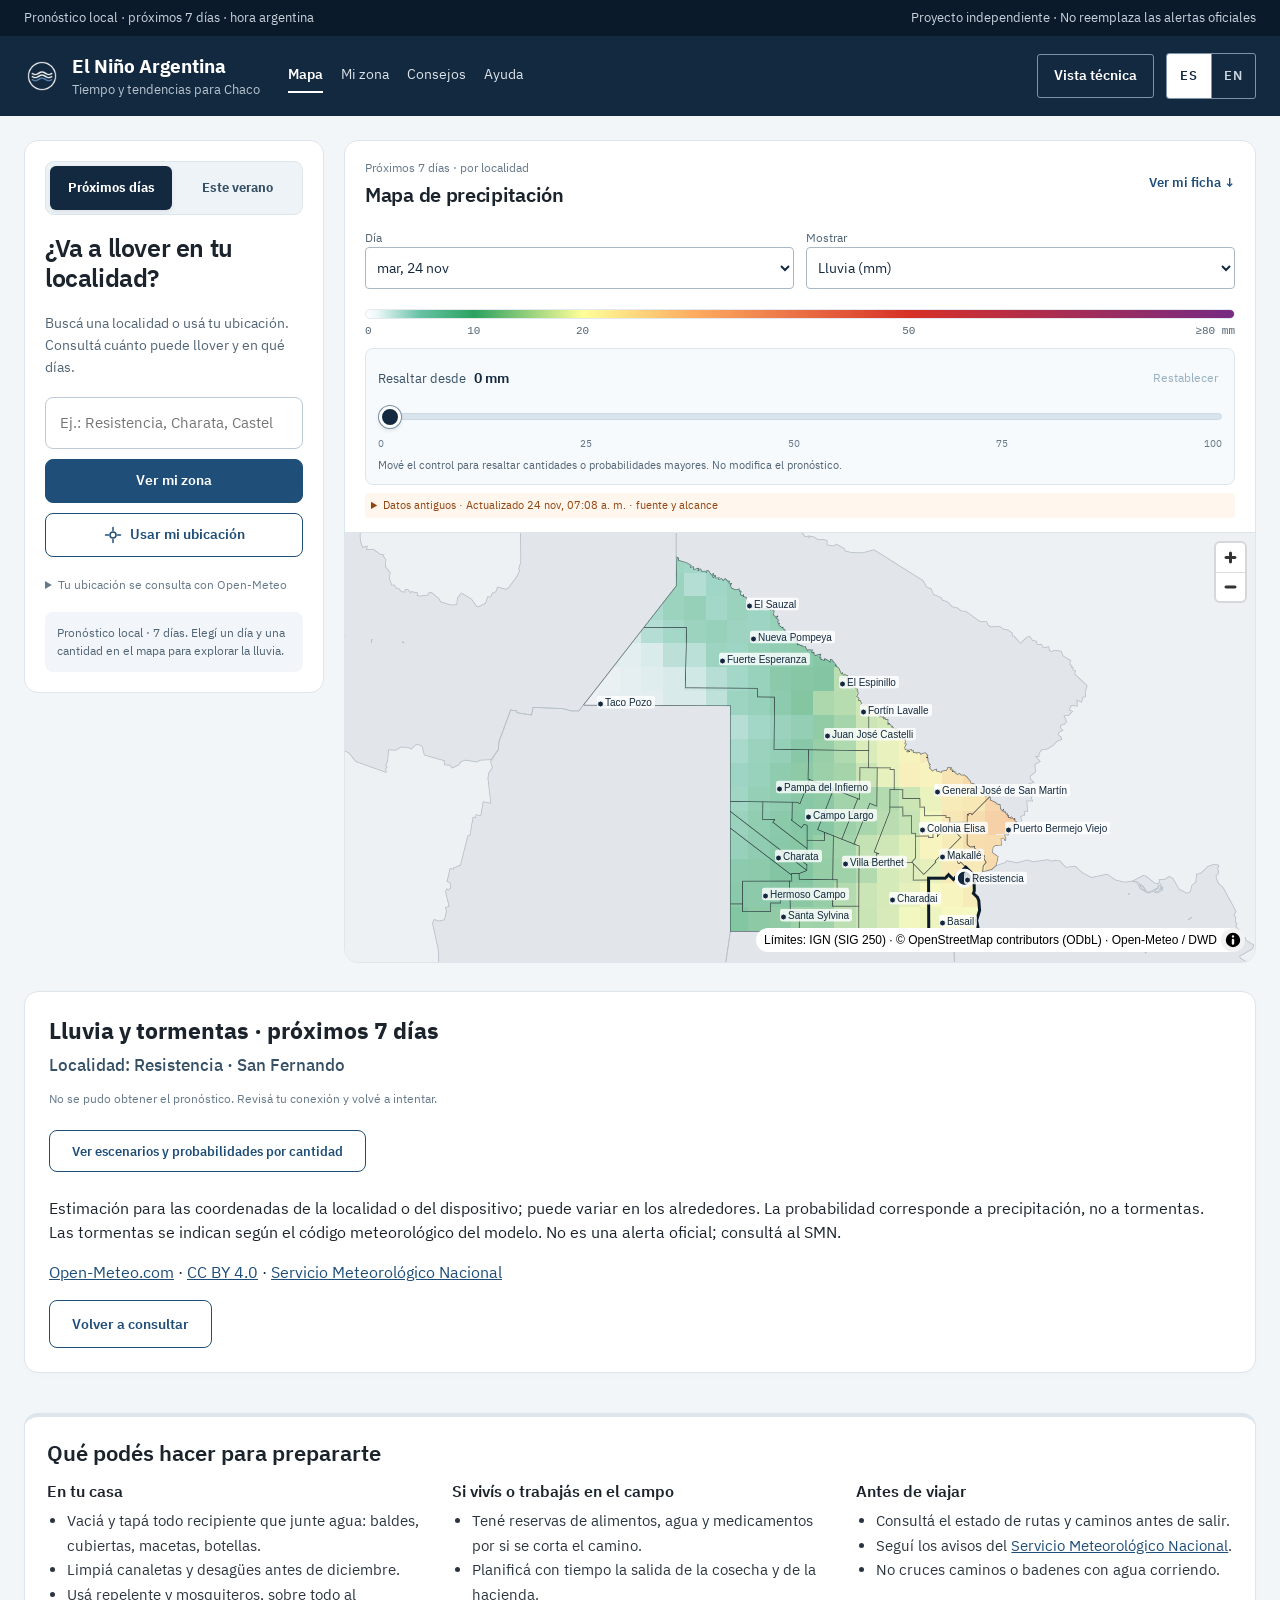
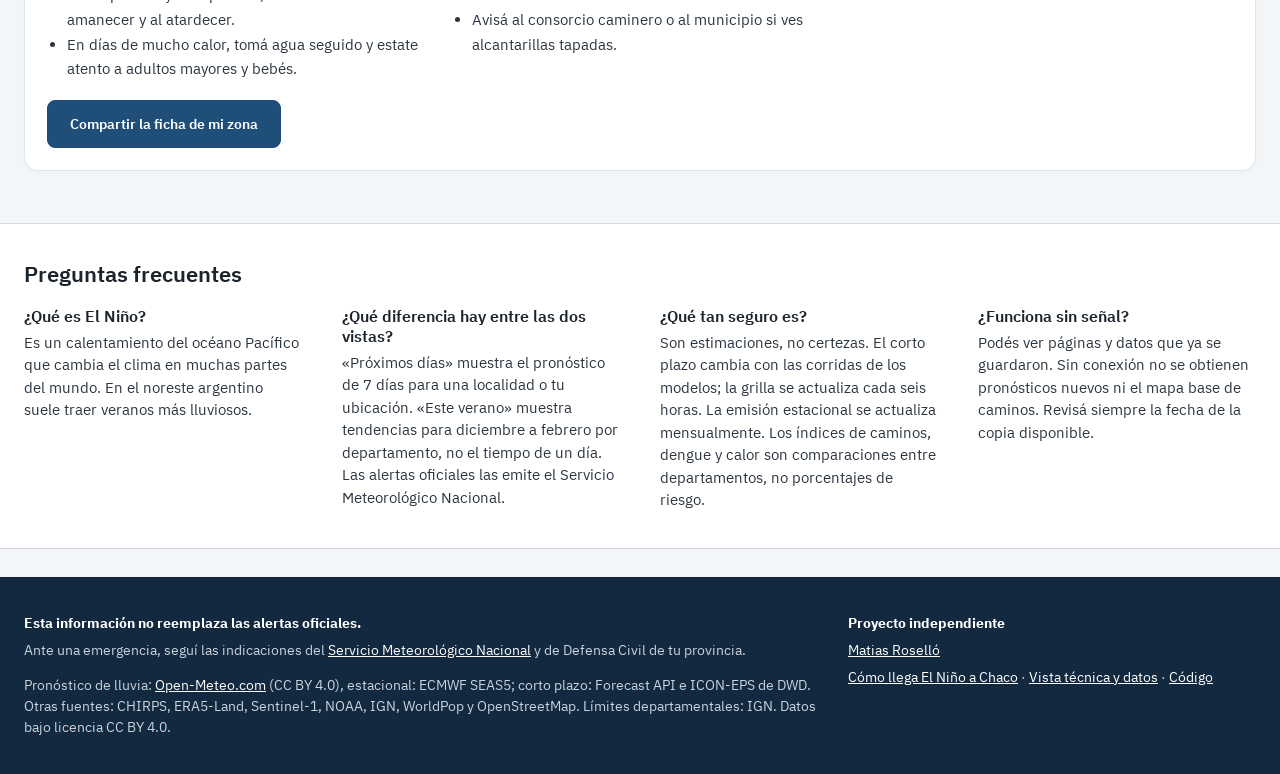
<file: docs/index.html>
<!doctype html>
<html lang="es">
<head>
<meta charset="utf-8">
<meta name="viewport" content="width=device-width, initial-scale=1">
<title data-i18n="c.titulo">El Niño Argentina · Qué puede pasar en tu zona</title>
<meta name="description" data-i18n-attr="content:c.descripcion" content="Qué puede pasar con la lluvia, los caminos rurales, el dengue y el calor en tu departamento de Chaco si llega El Niño. Información en lenguaje simple, actualizada cada mes.">
<meta name="theme-color" content="#13293F">
<link rel="manifest" href="manifest.webmanifest">
<link rel="icon" href="icons/icono-192.png" type="image/png">
<link rel="apple-touch-icon" href="icons/icono-180.png">
<link rel="preload" href="fonts/ibm-plex-sans-latin-400-normal.woff2" as="font" type="font/woff2" crossorigin>
<link rel="stylesheet" href="vendor/maplibre-gl.css">
<link rel="stylesheet" href="css/app.css">
<link rel="stylesheet" href="css/ciudadana.css">
</head>
<body class="pagina-ciudadana" data-horizonte="dias">
<a class="sr-only" href="#contenido" data-i18n="saltar">Saltar al contenido</a>

<div class="aviso-demo" role="note">
  <div class="contenedor">
    <span class="etiqueta-demo">Demo</span>
    <span data-i18n-html="c.demo"><strong>Versión de demostración.</strong> Los valores son ilustrativos y no provienen de pronósticos ni observaciones reales. No los uses para tomar decisiones.</span>
  </div>
</div>

<div class="franja">
  <div class="contenedor">
    <span id="franja-emision">Información de noviembre de 2026</span>
    <span data-i18n="c.franja-proyecto">Proyecto independiente · No reemplaza las alertas oficiales</span>
  </div>
</div>

<header class="cabecera">
  <div class="contenedor">
    <a class="marca" href="./">
      <img src="icons/icono-192.png" alt="" width="36" height="36">
      <span class="marca-texto"><span class="marca-titulo">El Niño Argentina</span><span class="marca-sub" data-i18n="c.marca-sub">Tiempo y tendencias para Chaco</span></span>
    </a>
    <nav class="nav" aria-label="Principal" data-i18n-attr="aria-label:c.nav">
      <a href="#mapa" aria-current="page" data-i18n="c.nav-mapa">Mapa</a>
        <a href="#resumen" data-i18n="c.nav-zona">Mi zona</a>
      <a href="#prepararse" data-i18n="c.nav-prep">Consejos</a>
      <a href="#preguntas" data-i18n="c.nav-faq">Ayuda</a>
      <a class="nav-datos" href="tecnica.html" data-i18n="ux.datos">Datos</a>
    </nav>
    <div class="cabecera-acciones">
      <a class="boton-claro" href="tecnica.html" data-i18n="c.vista-tecnica">Vista técnica</a>
      <div class="idioma" role="group" aria-label="Idioma" data-i18n-attr="aria-label:idioma.grupo">
        <button type="button" data-idioma="es" lang="es" aria-label="Español" aria-pressed="true">ES</button>
        <button type="button" data-idioma="en" lang="en" aria-label="English" aria-pressed="false">EN</button>
      </div>
    </div>
  </div>
</header>

<main id="contenido">

  <section class="explorador" id="mapa" aria-labelledby="titulo-explorador">
    <div class="explorador-panel">
  <div class="selector-horizonte" role="group" aria-label="Tipo de información" data-i18n-attr="aria-label:h.grupo">
    <button type="button" data-horizonte-btn="dias" aria-pressed="true"><strong data-i18n="h.dias">Próximos días</strong><span data-i18n="h.dias-sub">7 días · por localidad o tu ubicación</span></button>
    <button type="button" data-horizonte-btn="verano" aria-pressed="false"><strong data-i18n="h.verano">Este verano</strong><span data-i18n="h.verano-sub">Diciembre a febrero · por departamento</span></button>
  </div>
      <h1 id="titulo-explorador" >¿Cuánta lluvia puede caer en tu localidad?</h1>
      <p class="explorador-intro" id="intro-horizonte">Explorá la lluvia prevista para los próximos 7 días. Buscá una localidad, usá tu ubicación o tocá un punto del mapa para ver cantidades y probabilidades. También podés consultar las tendencias para el verano.</p>
        <form class="buscador" id="buscador" role="search" autocomplete="off">
            <div class="envoltura">
              <label for="buscar" class="sr-only" data-i18n="c.buscar-label">Buscar tu localidad o departamento</label>
              <input id="buscar" class="campo" type="search" placeholder="Ej.: Resistencia, Charata, Castelli" data-i18n-attr="placeholder:c.buscar-ph" role="combobox" aria-autocomplete="list" aria-expanded="false" aria-controls="sugerencias">
              <ul id="sugerencias" class="sugerencias" role="listbox" hidden></ul>
            </div>
            <button class="boton" type="submit" data-i18n="c.ver-zona">Ver mi zona</button>
            <button class="boton boton-sec" type="button" id="ubicacion">
              <svg width="18" height="18" viewBox="0 0 24 24" aria-hidden="true"><circle cx="12" cy="12" r="4" stroke="currentColor" stroke-width="2" fill="none"/><path d="M12 2v4M12 18v4M2 12h4M18 12h4" stroke="currentColor" stroke-width="2" stroke-linecap="round"/></svg>
              <span data-i18n="c.ubicacion">Usar mi ubicación</span>
            </button>
          </form>
          <details class="privacidad-ubicacion"><summary data-i18n="ux.privacidad">Tu ubicación se consulta con Open-Meteo</summary><p class="nota" data-i18n="c.ubicacion-privacidad">Al usar tu ubicación, se envían sus coordenadas a Open-Meteo para consultar el pronóstico. No se guardan ni se incluyen al compartir.</p></details>
          <p class="mensaje" id="mensaje" role="status" aria-live="polite"></p>
      <p id="alcance-horizonte" class="alcance-horizonte" role="status"></p>
      <h2 class="explorador-sub" data-horizonte="verano" id="titulo-temas" data-i18n="c.que-ver">Qué ver en el mapa</h2>
      <div class="tabs temas" role="tablist" aria-labelledby="titulo-temas" id="tabs" data-horizonte="verano"></div>
    </div>
    <div class="explorador-mapa">
      <div class="visor-cabecera"><div><p class="visor-sobre" id="visor-sobre">Próximos 7 días</p><h2 id="titulo-visor">Mapa de precipitación</h2></div><a class="enlace-ficha" href="#resumen" data-i18n="ux.ver-ficha">Ver mi ficha ↓</a></div>
      <div class="leyenda" id="leyenda"></div>
      <div class="mapa" id="mapa-contenedor" role="region" data-i18n-attr="aria-label:c.mapa-region" aria-label="Mapa de departamentos de Chaco. Tocá un departamento para ver su información."></div>
    </div>
  </section>


  <section class="seccion" id="resumen" aria-label="Información de tu zona">
    <div class="contenedor">
      <div class="seccion-titulo" data-horizonte="verano">
        <h2 id="titulo-zona">Cargando…</h2>
        <span data-i18n-html="c.verano">Verano: <span class="js-trimestre">diciembre a febrero</span></span>
      </div>
      <article data-horizonte="dias" class="panel pronostico" aria-labelledby="pronostico-titulo">
        <h2 id="pronostico-titulo">Lluvia y tormentas · próximos 7 días</h2>
        <p id="pronostico-zona"></p>
        <p id="pronostico-estado" role="status" aria-live="polite"></p>
        <button type="button" class="boton boton-sec detalle-pronostico" id="alternar-escenarios" aria-expanded="false" aria-controls="pronostico-tabla">Ver escenarios y probabilidades por cantidad</button>
        <div class="pronostico-scroll">
          <table id="pronostico-tabla" hidden>
            <caption class="sr-only" data-pron-es="Pronóstico diario de lluvia y tormentas" data-pron-en="Daily rain and thunderstorm forecast">Pronóstico diario de lluvia y tormentas</caption>
            <thead><tr>
              <th scope="col" data-pron-es="Día" data-pron-en="Day">Día</th>
              <th scope="col" data-pron-es="Tiempo previsto" data-pron-en="Expected weather">Tiempo previsto</th>
              <th scope="col" data-pron-es="Precipitación" data-pron-en="Precipitation">Precipitación</th>
              <th scope="col" data-pron-es="Probabilidad de precipitación" data-pron-en="Precipitation probability">Probabilidad de precipitación</th>
              <th scope="col" data-pron-es="Mediana (P10–P90)" data-pron-en="Median (P10–P90)">Mediana (P10–P90)</th>
              <th scope="col">P(&gt;1 mm)</th><th scope="col">P(&gt;10 mm)</th><th scope="col">P(&gt;20 mm)</th><th scope="col">P(&gt;50 mm)</th>
            </tr></thead>
            <tbody id="pronostico-dias"></tbody>
          </table>
        </div>
        <p class="nota lectura-pronostico" data-pron-es="Cómo leerlo: mm es la cantidad prevista; % es la probabilidad. P(>20 mm) indica cuántos escenarios superan 20 mm en ese día. El rango P10–P90 muestra la dispersión de las simulaciones." data-pron-en="How to read it: mm is the forecast amount; % is probability. P(>20 mm) is the fraction of scenarios exceeding 20 mm that day. P10–P90 shows the spread of the simulations.">Cómo leerlo: mm es la cantidad prevista; % es la probabilidad.</p>
        <p class="nota" id="ensamble-estado" role="status"></p>
        <details id="horas-detalle" hidden><summary data-pron-es="Detalle por hora · próximas 72 horas" data-pron-en="Hourly detail · next 72 hours">Detalle por hora · próximas 72 horas</summary>
          <div class="pronostico-scroll"><table><thead><tr>
            <th data-pron-es="Hora argentina" data-pron-en="Argentina time">Hora argentina</th>
            <th data-pron-es="Tiempo previsto" data-pron-en="Expected weather">Tiempo previsto</th>
            <th>mm</th><th data-pron-es="Probabilidad de precipitación" data-pron-en="Precipitation probability">Probabilidad de precipitación</th>
          </tr></thead><tbody id="pronostico-horas"></tbody></table></div>
        </details>
        <p class="nota" id="pronostico-nota"></p>
        <p class="nota"><a href="https://open-meteo.com/" rel="noopener">Open-Meteo.com</a> · <a href="https://creativecommons.org/licenses/by/4.0/" rel="noopener">CC BY 4.0</a> · <a href="https://www.smn.gob.ar/" rel="noopener">Servicio Meteorológico Nacional</a></p>
        <button class="boton boton-sec" type="button" id="pronostico-reintentar" data-pron-es="Volver a consultar" data-pron-en="Check again">Volver a consultar</button>
      </article>
      <p class="linea-nino" data-horizonte="verano" id="linea-nino"></p>

      <p class="ayuda-estacional" data-horizonte="verano" data-i18n="ux.ayuda-verano">Esta ficha resume el verano completo. Los colores comparan departamentos; no indican qué día va a llover.</p>
      <div class="tarjetas" data-horizonte="verano">
        <article class="panel tarjeta">
          <div class="tarjeta-cab">
            <svg width="28" height="28" viewBox="0 0 24 24" aria-hidden="true"><path d="M6 15a4 4 0 0 1 .5-8 5.5 5.5 0 0 1 10.6 1.5A3.5 3.5 0 0 1 17 15H6z" stroke="#1F4E79" stroke-width="1.8" fill="none" stroke-linejoin="round"/><path d="M8 18l-1 2M12 18l-1 2M16 18l-1 2" stroke="#1F4E79" stroke-width="1.8" stroke-linecap="round"/></svg>
            <h3 data-i18n="c.lluvia">Lluvia</h3>
          </div>
          <div class="tarjeta-cuerpo">
            <p class="titular" id="lluvia-titular"></p>
            <div class="miembros" id="lluvia-miembros" hidden></div>
            <div class="terciles" id="lluvia-terciles"></div>
            <p id="lluvia-texto"></p>
          </div>
        </article>

        <article class="panel tarjeta">
          <div class="tarjeta-cab">
            <svg width="28" height="28" viewBox="0 0 24 24" aria-hidden="true"><path d="M8 3L5 21M16 3l3 18M12 5v3M12 11v3M12 17v3" stroke="#1F4E79" stroke-width="1.8" fill="none" stroke-linecap="round"/></svg>
            <h3 data-i18n="c.caminos">Caminos rurales</h3>
          </div>
          <div class="tarjeta-cuerpo">
            <div class="nivel" id="caminos-nivel"></div>
            <p id="caminos-texto"></p>
            <a class="tarjeta-link" href="#mapa" data-tab="anegamiento" data-i18n="c.ver-mapa">Ver en el mapa</a>
          </div>
        </article>

        <article class="panel tarjeta">
          <div class="tarjeta-cab">
            <svg width="28" height="28" viewBox="0 0 24 24" aria-hidden="true"><ellipse cx="12" cy="13" rx="2.5" ry="5" stroke="#1F4E79" stroke-width="1.8" fill="none"/><path d="M10 10L4 6M14 10l6-4M10 13H4M14 13h6M12 8V4" stroke="#1F4E79" stroke-width="1.8" stroke-linecap="round"/></svg>
            <h3 data-i18n="c.dengue">Dengue</h3>
          </div>
          <div class="tarjeta-cuerpo">
            <div class="nivel" id="dengue-nivel"></div>
            <p data-i18n="c.dengue-texto">El calor y la lluvia ayudan a que el mosquito se reproduzca. Esto no significa que vaya a haber un brote, pero conviene prevenir desde ahora.</p>
            <a class="tarjeta-link" href="https://www.argentina.gob.ar/salud/boletin-epidemiologico-nacional" rel="noopener" data-i18n="c.dengue-link">Casos actuales en el Boletín Epidemiológico</a>
          </div>
        </article>

        <article class="panel tarjeta">
          <div class="tarjeta-cab">
            <svg width="28" height="28" viewBox="0 0 24 24" aria-hidden="true"><path d="M10 4a2 2 0 0 1 4 0v10a4 4 0 1 1-4 0z" stroke="#1F4E79" stroke-width="1.8" fill="none" stroke-linejoin="round"/><path d="M12 9v8" stroke="#1F4E79" stroke-width="1.8" stroke-linecap="round"/></svg>
            <h3 data-i18n="c.calor">Calor</h3>
          </div>
          <div class="tarjeta-cuerpo">
            <div class="nivel" id="calor-nivel"></div>
            <p data-i18n="c.calor-texto">Con El Niño las máximas no suelen subir, pero la humedad puede hacer que la sensación térmica sea alta y que las noches no refresquen.</p>
            <a class="tarjeta-link" href="#prepararse" data-i18n="c.calor-link">Consejos para días de mucho calor</a>
          </div>
        </article>
      </div>
    </div>
  </section>

  <section data-horizonte="verano" class="seccion" aria-labelledby="titulo-agua">
    <div class="contenedor">
      <div class="panel agua">
        <div class="agua-texto">
          <p class="sobretitulo" data-i18n="c.agua-sobre">Visto desde el satélite</p>
          <h2 id="titulo-agua" data-i18n="c.agua-titulo">Agua observada este mes</h2>
          <p id="agua-texto"></p>
          <p class="nota" data-i18n="c.agua-nota">No incluye ríos, lagunas ni esteros permanentes. El satélite usa radar, así que ve aunque esté nublado.</p>
          <a class="tarjeta-link" href="#mapa" data-tab="agua" style="display:inline-block;margin-top:12px" data-i18n="c.agua-link">Ver el agua observada en el mapa</a>
        </div>
        <div class="agua-datos">
          <div><small data-i18n="c.agua-sup">Superficie con agua</small><strong id="agua-km2"></strong></div>
          <div><small data-i18n="c.agua-caminos">Caminos con agua</small><strong id="agua-caminos"></strong></div>
          <div><small data-i18n="c.agua-comp">Comparado con el mes pasado</small><strong class="texto" id="agua-cambio"></strong></div>
        </div>
      </div>
    </div>
  </section>

  <section class="oceano" data-horizonte="verano" aria-labelledby="titulo-oceano" hidden id="oceano">
    <div class="contenedor oceano-grilla">
      <div class="oceano-texto">
        <h2 id="titulo-oceano" data-i18n-html="c.oceano-titulo">El Pacífico está <span id="oni-valor"></span> más caliente que lo normal</h2>
        <p id="oni-texto"></p>
        <p class="oceano-fuente" data-i18n="c.oceano-fuente">Temperatura del océano Pacífico ecuatorial (índice ONI de NOAA), promedio de tres meses. Más de +0,5 °C sostenido es El Niño.</p>
        <a class="oceano-link" href="como-llega.html" data-i18n="c.oceano-link">Ver en 3D cómo llega El Niño hasta Chaco</a>
      </div>
      <figure class="oceano-grafico">
        <svg id="grafico-oni" viewBox="0 0 640 320" role="img" aria-labelledby="oni-desc"><desc id="oni-desc"></desc></svg>
      </figure>
    </div>
  </section>

  <section class="seccion" id="prepararse" aria-labelledby="titulo-prep">
    <div class="contenedor">
      <div class="panel consejos">
        <h2 id="titulo-prep" data-i18n="c.prep-titulo">Qué podés hacer para prepararte</h2>
        <div class="consejos-grilla">
          <div>
            <h3 data-i18n="c.prep-casa">En tu casa</h3>
            <ul>
              <li data-i18n="c.prep-casa-1">Vaciá y tapá todo recipiente que junte agua: baldes, cubiertas, macetas, botellas.</li>
              <li data-i18n="c.prep-casa-2">Limpiá canaletas y desagües antes de diciembre.</li>
              <li data-i18n="c.prep-casa-3">Usá repelente y mosquiteros, sobre todo al amanecer y al atardecer.</li>
              <li data-i18n="c.prep-casa-4">En días de mucho calor, tomá agua seguido y estate atento a adultos mayores y bebés.</li>
            </ul>
          </div>
          <div>
            <h3 data-i18n="c.prep-campo">Si vivís o trabajás en el campo</h3>
            <ul>
              <li data-i18n="c.prep-campo-1">Tené reservas de alimentos, agua y medicamentos por si se corta el camino.</li>
              <li data-i18n="c.prep-campo-2">Planificá con tiempo la salida de la cosecha y de la hacienda.</li>
              <li data-i18n="c.prep-campo-3">Avisá al consorcio caminero o al municipio si ves alcantarillas tapadas.</li>
            </ul>
          </div>
          <div>
            <h3 data-i18n="c.prep-viaje">Antes de viajar</h3>
            <ul>
              <li data-i18n="c.prep-viaje-1">Consultá el estado de rutas y caminos antes de salir.</li>
              <li data-i18n-html="c.prep-viaje-2">Seguí los avisos del <a href="https://www.smn.gob.ar/" rel="noopener">Servicio Meteorológico Nacional</a>.</li>
              <li data-i18n="c.prep-viaje-3">No cruces caminos o badenes con agua corriendo.</li>
            </ul>
          </div>
        </div>
        <p style="margin:18px 0 0"><button class="boton" type="button" id="compartir" data-i18n="c.compartir">Compartir la ficha de mi zona</button></p>
      </div>
    </div>
  </section>


  <section class="faq" id="preguntas" aria-labelledby="titulo-faq">
    <div class="contenedor">
      <h2 id="titulo-faq" data-i18n="c.faq">Preguntas frecuentes</h2>
      <div class="faq-grilla">
        <div><h3 data-i18n="c.faq-1q">¿Qué es El Niño?</h3><p data-i18n="c.faq-1a">Es un calentamiento del océano Pacífico que cambia el clima en muchas partes del mundo. En el noreste argentino suele traer veranos más lluviosos.</p></div>
        <div><h3 data-i18n="c.faq-2q">¿Qué diferencia hay entre las dos vistas?</h3><p data-i18n="c.faq-2a">«Próximos días» muestra el pronóstico de 7 días para una localidad o tu ubicación. «Este verano» muestra tendencias para diciembre a febrero por departamento, no el tiempo de un día. Las alertas oficiales las emite el Servicio Meteorológico Nacional.</p></div>
        <div><h3 data-i18n="c.faq-3q">¿Qué tan seguro es?</h3><p data-i18n="c.faq-3a">Son estimaciones, no certezas. El corto plazo cambia con las corridas de los modelos; la grilla se actualiza cada seis horas. La emisión estacional se actualiza mensualmente. Los índices de caminos, dengue y calor son comparaciones entre departamentos, no porcentajes de riesgo.</p></div>
        <div class="solo-demo"><h3 data-i18n="c.faq-4q">¿Por qué dice “demostración”?</h3><p data-i18n="c.faq-4a">El sitio ya funciona, pero los datos climáticos reales todavía se están procesando. Hasta entonces, los valores son de ejemplo.</p></div>
        <div><h3 data-i18n="c.faq-5q">¿Funciona sin señal?</h3><p data-i18n="c.faq-5a">Podés ver páginas y datos que ya se guardaron. Sin conexión no se obtienen pronósticos nuevos ni el mapa base de caminos. Revisá siempre la fecha de la copia disponible.</p></div>
      </div>
    </div>
  </section>
</main>

<footer class="pie">
  <div class="contenedor">
    <div class="col-ancha">
      <p><strong data-i18n="c.pie-aviso">Esta información no reemplaza las alertas oficiales.</strong></p>
      <p data-i18n-html="c.pie-emergencia">Ante una emergencia, seguí las indicaciones del <a href="https://www.smn.gob.ar/" rel="noopener">Servicio Meteorológico Nacional</a> y de Defensa Civil de tu provincia.</p>
      <p style="margin-top:14px" data-i18n-html="c.pie-fuentes">Pronóstico de lluvia: <a href="https://open-meteo.com/" rel="noopener">Open-Meteo.com</a> (CC BY 4.0), estacional: ECMWF SEAS5; corto plazo: Forecast API e ICON-EPS de DWD. Otras fuentes: CHIRPS, ERA5-Land, Sentinel-1, NOAA, IGN, WorldPop y OpenStreetMap. Límites departamentales: IGN. Datos bajo licencia CC BY 4.0.</p>
    </div>
    <div class="col">
      <p><strong data-i18n="c.pie-proyecto">Proyecto independiente</strong></p>
      <p><a href="https://github.com/rikochet87" rel="noopener">Matias Roselló</a></p>
      <p data-i18n-html="c.pie-links"><a href="como-llega.html">Cómo llega El Niño a Chaco</a> · <a href="tecnica.html">Vista técnica y datos</a> · <a href="https://github.com/rikochet87/elnino-chaco" rel="noopener">Código</a></p>
    </div>
  </div>
</footer>

<script src="vendor/maplibre-gl.js"></script>
<script src="js/i18n.js"></script>
<script src="js/comun.js"></script>
<script src="js/ensamble.js"></script>
<script src="js/precipitacion-mapa.js"></script>
<script src="js/pronostico.js"></script>
<script src="js/ciudadana.js"></script>
<script src="js/oceano.js"></script>
</body>
</html>
</file>
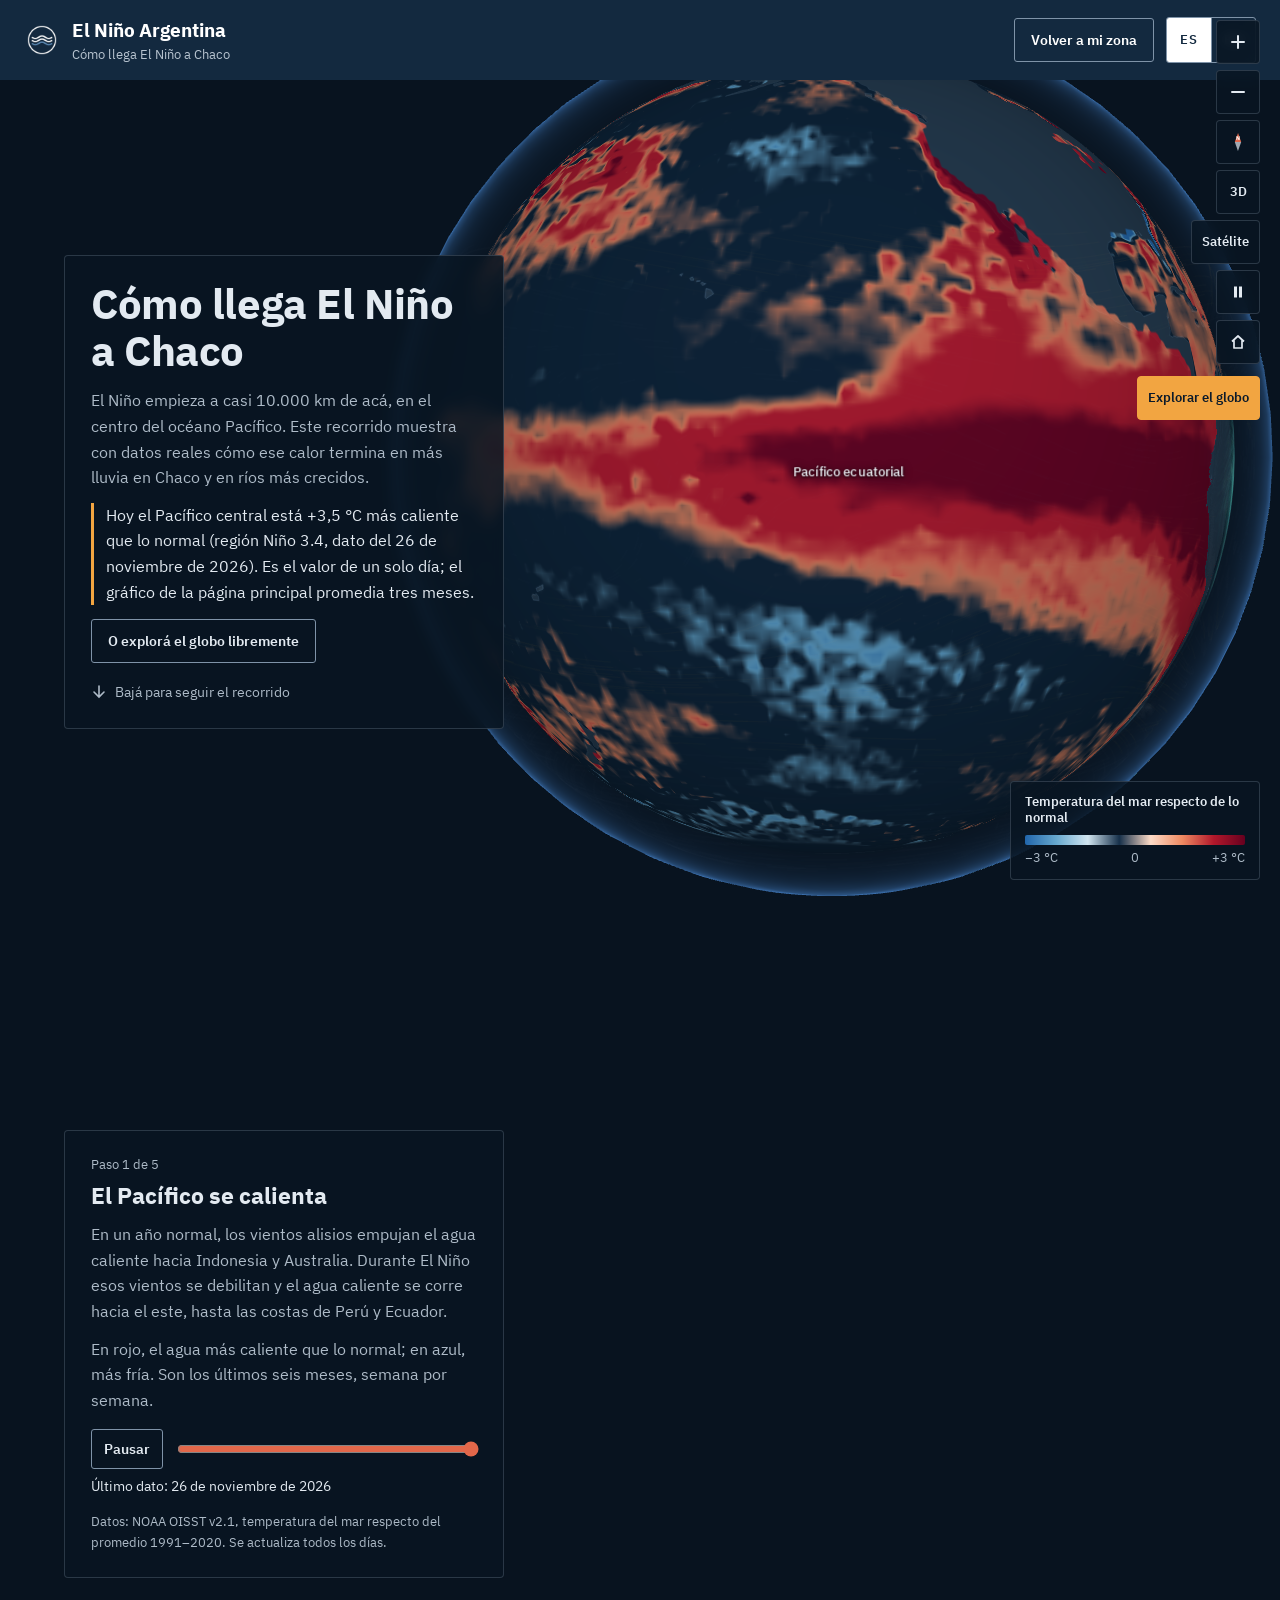
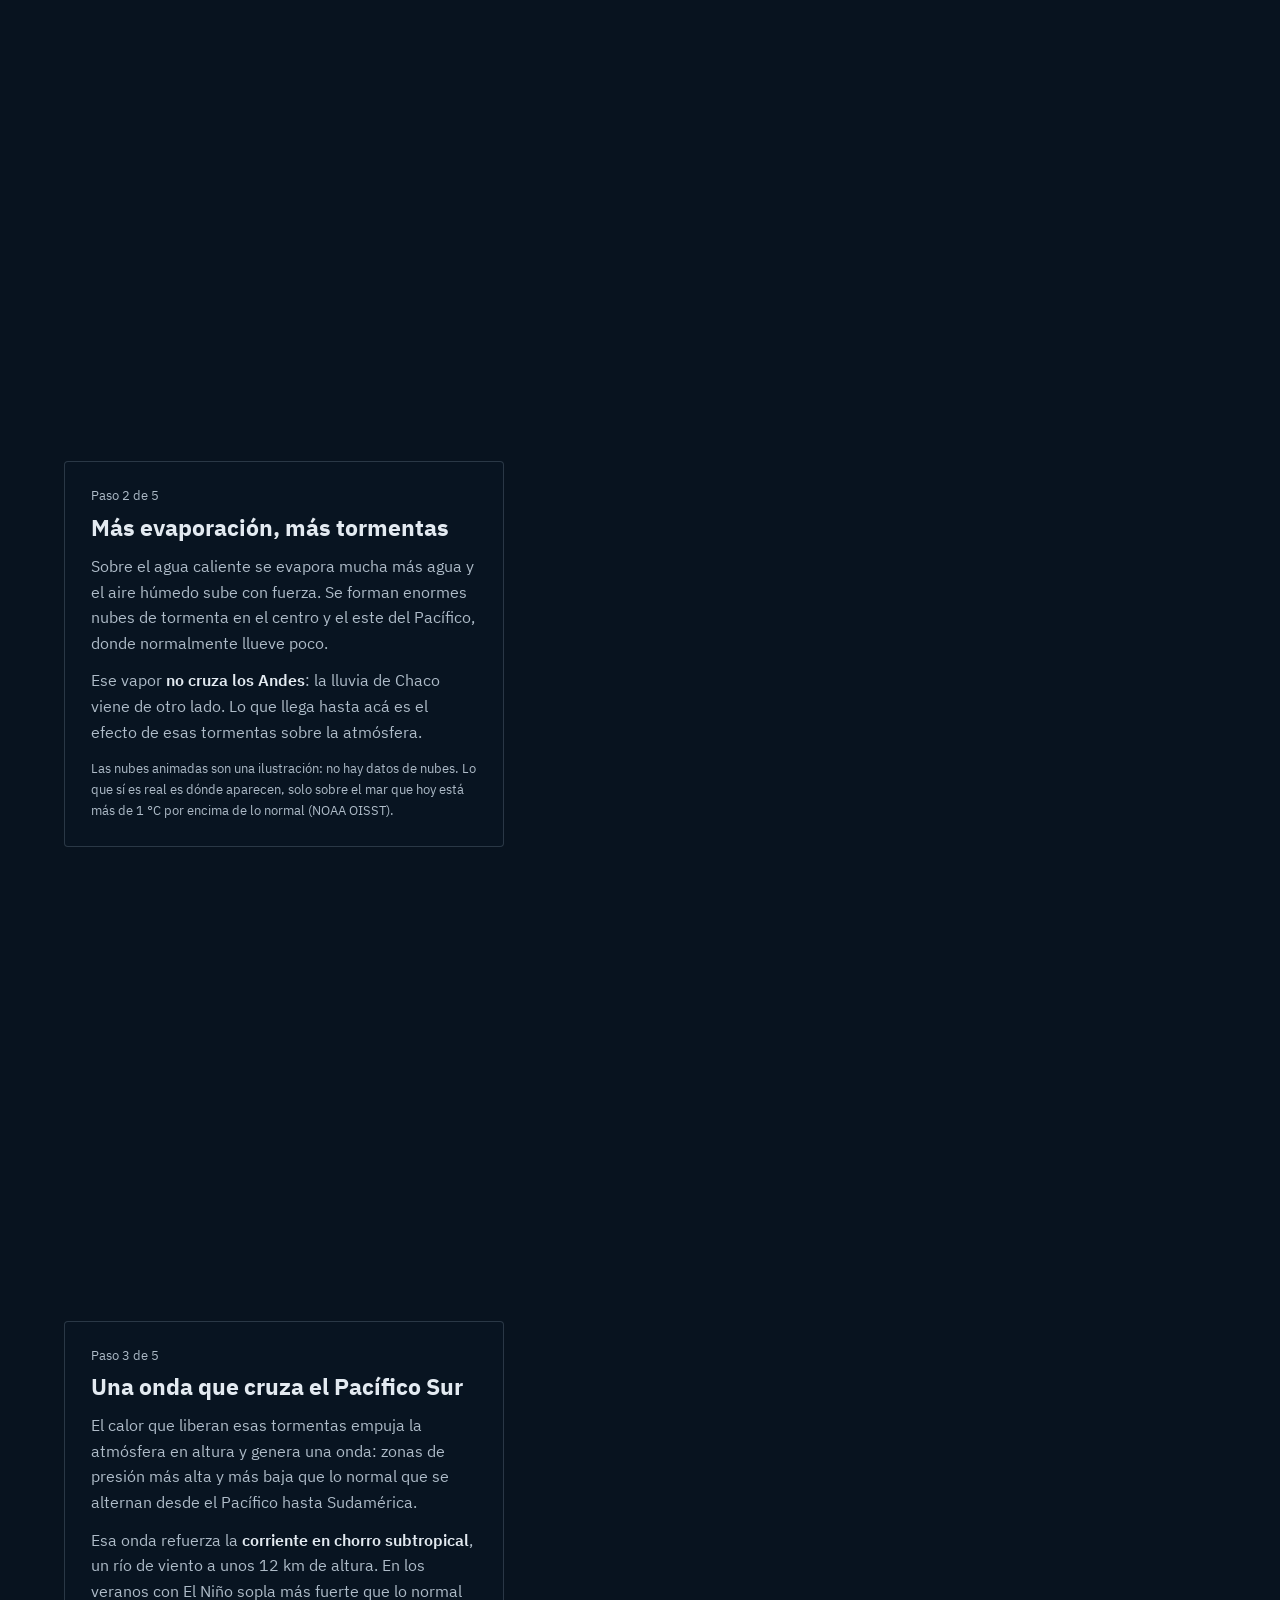
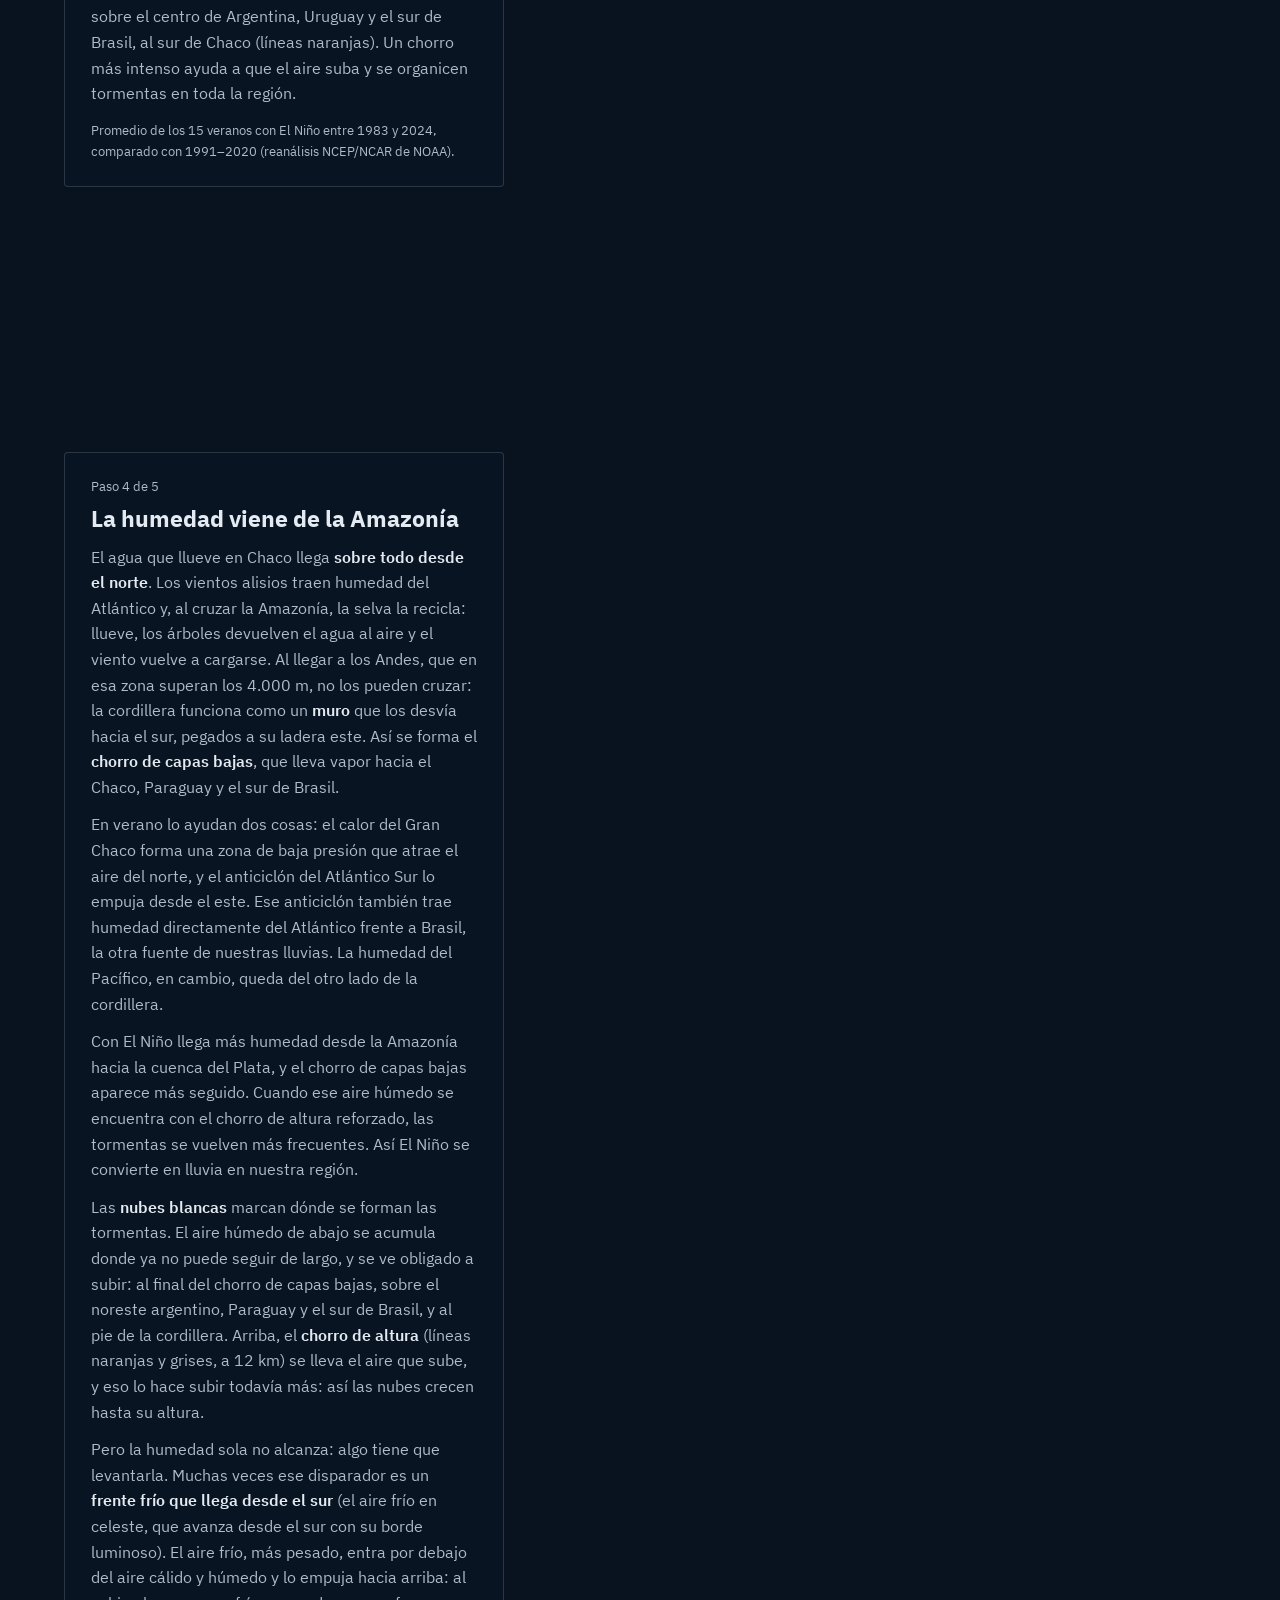
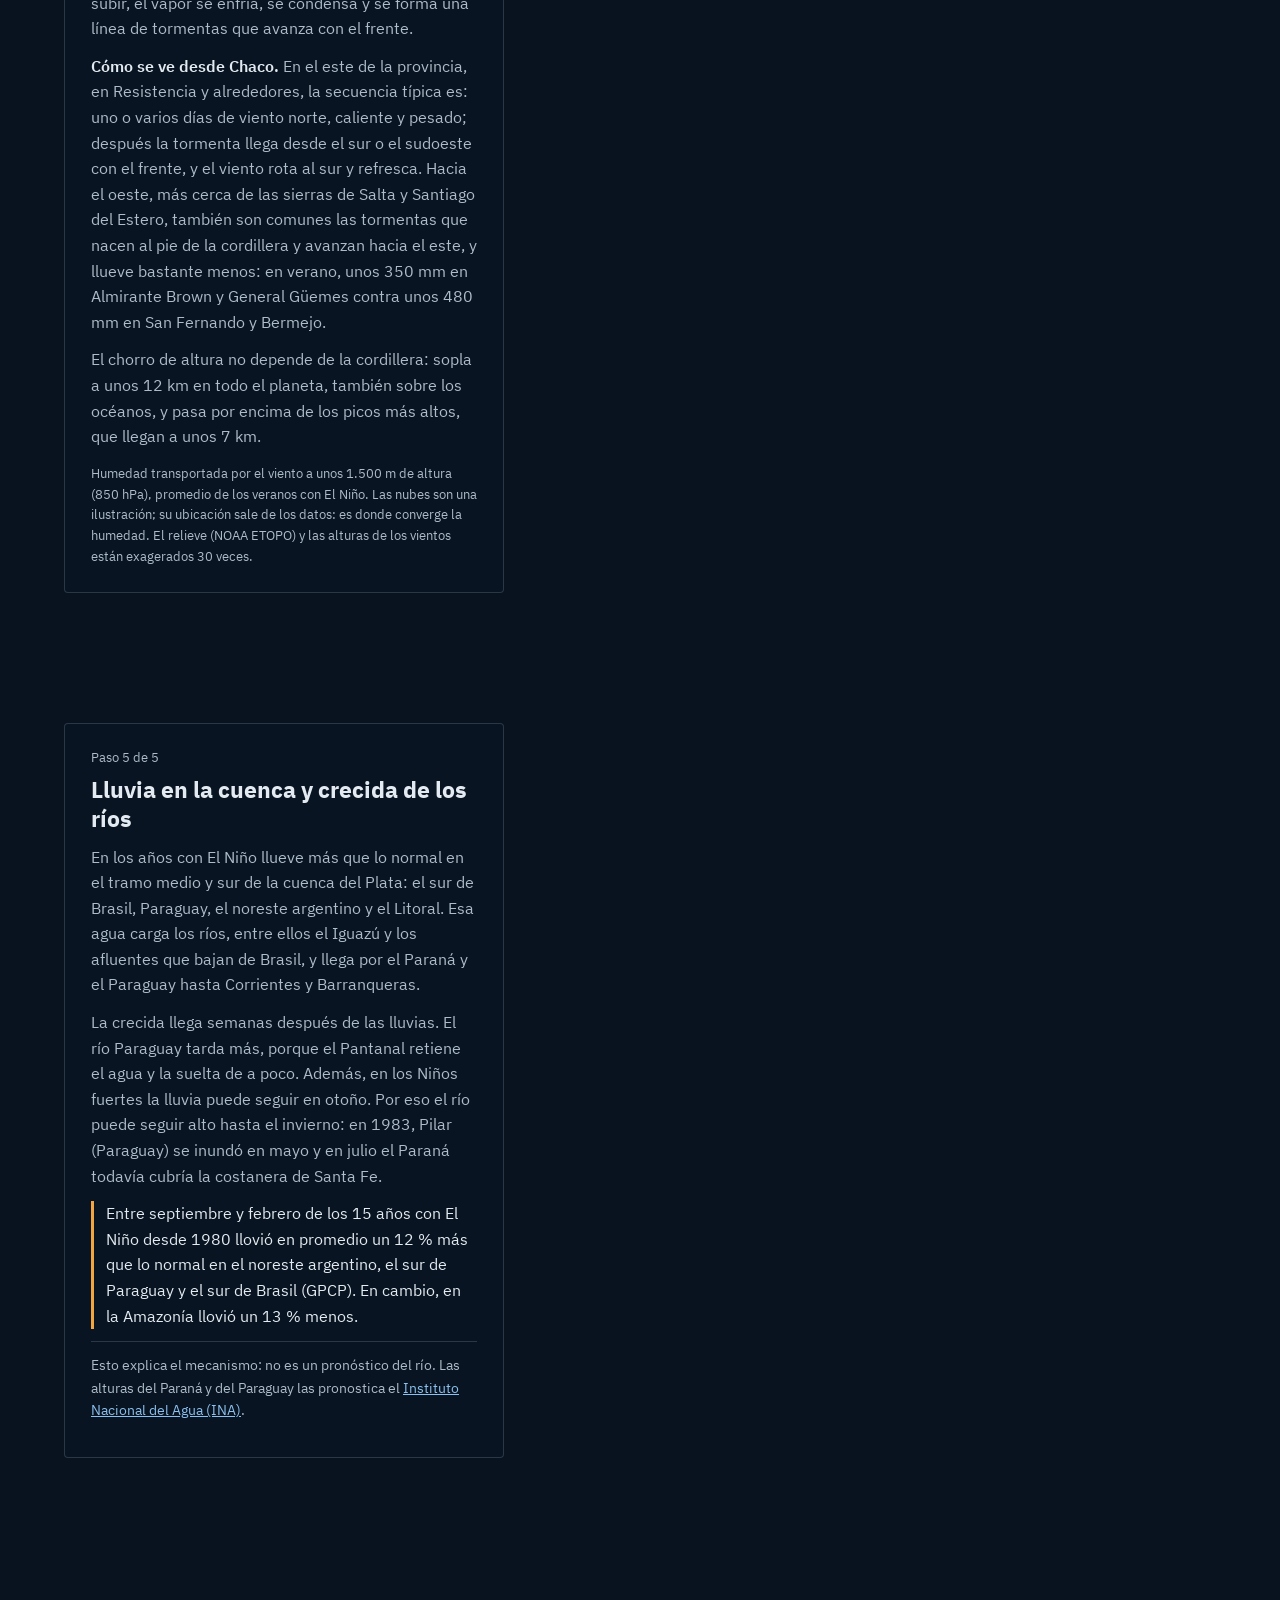
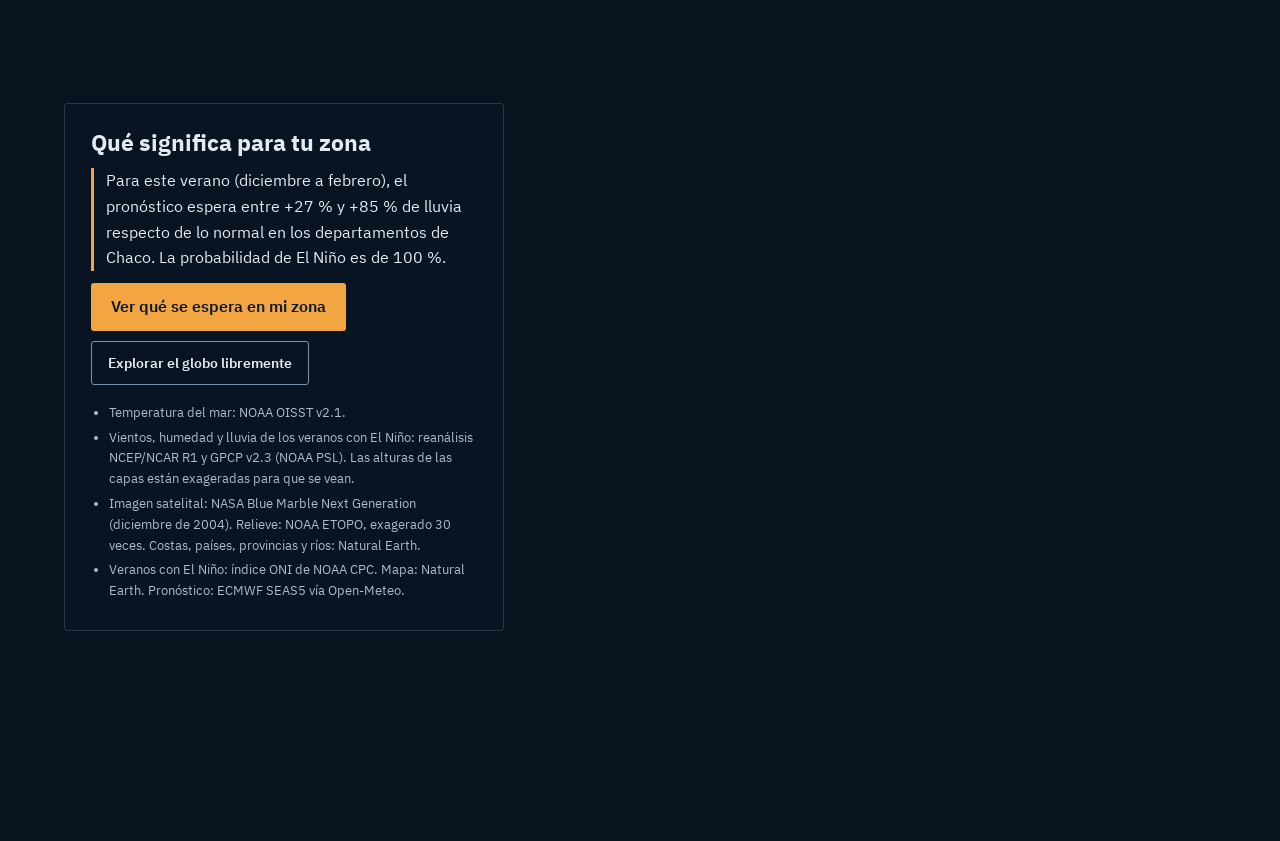
<file: docs/como-llega.html>
<!doctype html>
<html lang="es">
<head>
<meta charset="utf-8">
<meta name="viewport" content="width=device-width, initial-scale=1">
<title data-i18n="g.titulo">Cómo llega El Niño a Chaco · El Niño Argentina</title>
<meta name="description" data-i18n-attr="content:g.descripcion" content="Recorrido en 3D con datos reales: el calentamiento del Pacífico, las tormentas, los chorros de viento, la humedad de la Amazonía y la crecida de los ríos que llega a Chaco.">
<meta name="theme-color" content="#08131F">
<link rel="manifest" href="manifest.webmanifest">
<link rel="icon" href="icons/icono-192.png" type="image/png">
<link rel="apple-touch-icon" href="icons/icono-180.png">
<link rel="preload" href="fonts/ibm-plex-sans-latin-400-normal.woff2" as="font" type="font/woff2" crossorigin>
<link rel="modulepreload" href="vendor/three/three.core.min.js">
<link rel="stylesheet" href="css/app.css">
<link rel="stylesheet" href="css/como-llega.css">
</head>
<body class="g-cuerpo">
<a class="sr-only" href="#relato" data-i18n="saltar">Saltar al contenido</a>

<header class="cabecera">
  <div class="contenedor">
    <a class="marca" href="./">
      <img src="icons/icono-192.png" alt="" width="36" height="36">
      <span class="marca-texto"><span class="marca-titulo">El Niño Argentina</span><span class="marca-sub" data-i18n="g.marca-sub">Cómo llega El Niño a Chaco</span></span>
    </a>
    <div class="cabecera-acciones">
      <a class="boton-claro" href="./" data-i18n="g.volver">Volver a mi zona</a>
      <div class="idioma" role="group" aria-label="Idioma" data-i18n-attr="aria-label:idioma.grupo">
        <button type="button" data-idioma="es" lang="es" aria-label="Español" aria-pressed="true">ES</button>
        <button type="button" data-idioma="en" lang="en" aria-label="English" aria-pressed="false">EN</button>
      </div>
    </div>
  </div>
</header>

<div class="g-escena" id="escena" aria-hidden="true"><canvas id="globo" role="application" aria-label="Globo 3D: arrastrá para mover, usá la rueda o pellizcá para acercar, Shift y las flechas para girar e inclinar" data-i18n-attr="aria-label:g.globo-aria"></canvas><div class="g-etiquetas" id="etiquetas" aria-hidden="true"></div></div>
<div class="g-sin-3d" id="sin-3d" hidden><p data-i18n="g.sin-3d">Tu navegador no puede mostrar el globo en 3D. El recorrido se puede leer igual: cada tarjeta explica un paso.</p></div>
<div class="g-controles" role="group" aria-label="Controles del globo" data-i18n-attr="aria-label:g.ctl">
  <button type="button" id="ctl-acercar" aria-label="Acercar" title="Acercar" data-i18n-attr="aria-label:g.acercar,title:g.acercar"><svg width="18" height="18" viewBox="0 0 18 18" aria-hidden="true"><path d="M9 3v12M3 9h12" stroke="currentColor" stroke-width="2" stroke-linecap="round"/></svg></button>
  <button type="button" id="ctl-alejar" aria-label="Alejar" title="Alejar" data-i18n-attr="aria-label:g.alejar,title:g.alejar"><svg width="18" height="18" viewBox="0 0 18 18" aria-hidden="true"><path d="M3 9h12" stroke="currentColor" stroke-width="2" stroke-linecap="round"/></svg></button>
  <button type="button" id="ctl-norte" aria-label="Norte arriba" title="Norte arriba" data-i18n-attr="aria-label:g.norte,title:g.norte"><svg id="brujula" width="22" height="22" viewBox="0 0 22 22" aria-hidden="true"><path d="M11 2l3.2 9H7.8z" fill="#E2674A"/><path d="M11 20l-3.2-9h6.4z" fill="currentColor" opacity=".7"/><text x="11" y="8.6" text-anchor="middle" font-size="5.5" font-weight="700" fill="#fff">N</text></svg></button>
  <button type="button" id="ctl-inclinar" aria-pressed="false" aria-label="Inclinar la vista" title="Inclinar la vista" data-i18n-attr="aria-label:g.inclinar,title:g.inclinar">3D</button>
  <button type="button" id="ctl-satelite" class="ctl-texto" aria-pressed="false">Satélite</button>
  <button type="button" id="ctl-pausa" aria-pressed="false"></button>
  <button type="button" id="ctl-inicio" aria-label="Volver a la vista inicial" title="Volver a la vista inicial" data-i18n-attr="aria-label:g.inicio-vista,title:g.inicio-vista"><svg width="18" height="18" viewBox="0 0 18 18" aria-hidden="true"><path d="M3 8.5L9 3l6 5.5M5 7.5V15h8V7.5" stroke="currentColor" stroke-width="1.7" fill="none" stroke-linejoin="round"/></svg></button>
  <button type="button" id="explorar" class="ctl-texto ctl-explorar" data-explorar data-i18n="g.explorar-btn">Explorar el globo</button>
</div>
<p class="g-aviso" id="aviso" role="status" hidden></p>

<section class="g-panel" id="panel-explorar" aria-labelledby="titulo-panel" hidden>
  <div class="g-panel-cab">
    <h2 id="titulo-panel" data-i18n="g.panel-titulo">Explorar el globo</h2>
    <button type="button" class="g-panel-capas" id="ctl-capas" aria-expanded="false" aria-controls="panel-cuerpo" data-i18n="g.capas">Capas</button>
    <button type="button" class="g-boton-sec" id="salir-explorar" data-i18n="g.volver-relato">Volver al recorrido</button>
  </div>
  <div class="g-panel-cuerpo" id="panel-cuerpo">
    <fieldset class="g-capas">
      <legend data-i18n="g.capas">Capas</legend>
      <div id="lista-capas"></div>
    </fieldset>
    <p class="g-ayuda" data-i18n-html="g.ayuda"><strong>Mouse:</strong> arrastrá para mover, usá la rueda para acercar, clic derecho o Shift + arrastrar para girar e inclinar, doble clic para acercarte a un punto. <strong>Celular:</strong> un dedo mueve, dos dedos acercan, giran e inclinan. <strong>Teclado:</strong> flechas, + y −, Shift + flechas.</p>
  </div>
</section>

<aside class="g-leyenda" id="leyenda" aria-label="Leyenda" data-i18n-attr="aria-label:g.leyenda"></aside>

<main class="g-relato" id="relato">
  <section class="g-paso" data-escena="inicio">
    <div class="g-tarjeta">
      <h1 data-i18n="g.h1">Cómo llega El Niño a Chaco</h1>
      <p data-i18n="g.inicio-1">El Niño empieza a casi 10.000 km de acá, en el centro del océano Pacífico. Este recorrido muestra con datos reales cómo ese calor termina en más lluvia en Chaco y en ríos más crecidos.</p>
      <p class="g-dato" id="dato-nino34"></p>
      <p class="g-explorar-enlace"><button type="button" class="g-boton-sec" data-explorar data-i18n="g.inicio-explorar">O explorá el globo libremente</button></p>
      <p class="g-bajar"><svg width="16" height="16" viewBox="0 0 16 16" aria-hidden="true"><path d="M8 2v11M3 8l5 5 5-5" stroke="currentColor" stroke-width="1.6" fill="none" stroke-linecap="round"/></svg><span data-i18n="g.bajar">Bajá para seguir el recorrido</span></p>
    </div>
  </section>

  <section class="g-paso" data-escena="pacifico">
    <div class="g-tarjeta">
      <span class="g-paso-num" data-i18n="g.paso-1">Paso 1 de 5</span>
      <h2 data-i18n="g.pac-titulo">El Pacífico se calienta</h2>
      <p data-i18n="g.pac-1">En un año normal, los vientos alisios empujan el agua caliente hacia Indonesia y Australia. Durante El Niño esos vientos se debilitan y el agua caliente se corre hacia el este, hasta las costas de Perú y Ecuador.</p>
      <p data-i18n="g.pac-2">En rojo, el agua más caliente que lo normal; en azul, más fría. Son los últimos seis meses, semana por semana.</p>
      <div class="g-tiempo" id="tiempo" hidden>
        <button type="button" id="reproducir" aria-pressed="true">Pausar</button>
        <input type="range" id="semana" min="0" max="0" value="0" aria-label="Semana" data-i18n-attr="aria-label:g.semana">
        <output id="fecha-cuadro" for="semana"></output>
      </div>
      <p class="g-fuente" data-i18n="g.pac-fuente">Datos: NOAA OISST v2.1, temperatura del mar respecto del promedio 1991–2020. Se actualiza todos los días.</p>
    </div>
  </section>

  <section class="g-paso" data-escena="tormentas">
    <div class="g-tarjeta">
      <span class="g-paso-num" data-i18n="g.paso-2">Paso 2 de 5</span>
      <h2 data-i18n="g.tor-titulo">Más evaporación, más tormentas</h2>
      <p data-i18n="g.tor-1">Sobre el agua caliente se evapora mucha más agua y el aire húmedo sube con fuerza. Se forman enormes nubes de tormenta en el centro y el este del Pacífico, donde normalmente llueve poco.</p>
      <p data-i18n-html="g.tor-2">Ese vapor <strong>no cruza los Andes</strong>: la lluvia de Chaco viene de otro lado. Lo que llega hasta acá es el efecto de esas tormentas sobre la atmósfera.</p>
      <p class="g-fuente" data-i18n="g.tor-fuente">Las nubes animadas son una ilustración: no hay datos de nubes. Lo que sí es real es dónde aparecen, solo sobre el mar que hoy está más de 1 °C por encima de lo normal (NOAA OISST).</p>
    </div>
  </section>

  <section class="g-paso" data-escena="onda">
    <div class="g-tarjeta">
      <span class="g-paso-num" data-i18n="g.paso-3">Paso 3 de 5</span>
      <h2 data-i18n="g.onda-titulo">Una onda que cruza el Pacífico Sur</h2>
      <p data-i18n="g.onda-1">El calor que liberan esas tormentas empuja la atmósfera en altura y genera una onda: zonas de presión más alta y más baja que lo normal que se alternan desde el Pacífico hasta Sudamérica.</p>
      <p data-i18n-html="g.onda-2">Esa onda refuerza la <strong>corriente en chorro subtropical</strong>, un río de viento a unos 12 km de altura. En los veranos con El Niño sopla más fuerte que lo normal sobre el centro de Argentina, Uruguay y el sur de Brasil, al sur de Chaco (líneas naranjas). Un chorro más intenso ayuda a que el aire suba y se organicen tormentas en toda la región.</p>
      <p class="g-fuente" id="dato-anios"></p>
    </div>
  </section>

  <section class="g-paso" data-escena="humedad">
    <div class="g-tarjeta">
      <span class="g-paso-num" data-i18n="g.paso-4">Paso 4 de 5</span>
      <h2 data-i18n="g.hum-titulo">La humedad viene de la Amazonía</h2>
      <p data-i18n-html="g.hum-1">El agua que llueve en Chaco llega <strong>sobre todo desde el norte</strong>. Los vientos alisios traen humedad del Atlántico y, al cruzar la Amazonía, la selva la recicla: llueve, los árboles devuelven el agua al aire y el viento vuelve a cargarse. Al llegar a los Andes, que en esa zona superan los 4.000 m, no los pueden cruzar: la cordillera funciona como un <strong>muro</strong> que los desvía hacia el sur, pegados a su ladera este. Así se forma el <strong>chorro de capas bajas</strong>, que lleva vapor hacia el Chaco, Paraguay y el sur de Brasil.</p>
      <p data-i18n="g.hum-3">En verano lo ayudan dos cosas: el calor del Gran Chaco forma una zona de baja presión que atrae el aire del norte, y el anticiclón del Atlántico Sur lo empuja desde el este. Ese anticiclón también trae humedad directamente del Atlántico frente a Brasil, la otra fuente de nuestras lluvias. La humedad del Pacífico, en cambio, queda del otro lado de la cordillera.</p>
      <p data-i18n="g.hum-2">Con El Niño llega más humedad desde la Amazonía hacia la cuenca del Plata, y el chorro de capas bajas aparece más seguido. Cuando ese aire húmedo se encuentra con el chorro de altura reforzado, las tormentas se vuelven más frecuentes. Así El Niño se convierte en lluvia en nuestra región.</p>
      <p data-i18n-html="g.hum-5">Las <strong>nubes blancas</strong> marcan dónde se forman las tormentas. El aire húmedo de abajo se acumula donde ya no puede seguir de largo, y se ve obligado a subir: al final del chorro de capas bajas, sobre el noreste argentino, Paraguay y el sur de Brasil, y al pie de la cordillera. Arriba, el <strong>chorro de altura</strong> (líneas naranjas y grises, a 12 km) se lleva el aire que sube, y eso lo hace subir todavía más: así las nubes crecen hasta su altura.</p>
      <p data-i18n-html="g.hum-6">Pero la humedad sola no alcanza: algo tiene que levantarla. Muchas veces ese disparador es un <strong>frente frío que llega desde el sur</strong> (el aire frío en celeste, que avanza desde el sur con su borde luminoso). El aire frío, más pesado, entra por debajo del aire cálido y húmedo y lo empuja hacia arriba: al subir, el vapor se enfría, se condensa y se forma una línea de tormentas que avanza con el frente.</p>
      <p data-i18n-html="g.hum-7"><strong>Cómo se ve desde Chaco.</strong> En el este de la provincia, en Resistencia y alrededores, la secuencia típica es: uno o varios días de viento norte, caliente y pesado; después la tormenta llega desde el sur o el sudoeste con el frente, y el viento rota al sur y refresca. Hacia el oeste, más cerca de las sierras de Salta y Santiago del Estero, también son comunes las tormentas que nacen al pie de la cordillera y avanzan hacia el este, y llueve bastante menos: en verano, unos 350 mm en Almirante Brown y General Güemes contra unos 480 mm en San Fernando y Bermejo.</p>
      <p data-i18n="g.hum-4">El chorro de altura no depende de la cordillera: sopla a unos 12 km en todo el planeta, también sobre los océanos, y pasa por encima de los picos más altos, que llegan a unos 7 km.</p>
      <p class="g-fuente" data-i18n="g.hum-fuente">Humedad transportada por el viento a unos 1.500 m de altura (850 hPa), promedio de los veranos con El Niño. Las nubes son una ilustración; su ubicación sale de los datos: es donde converge la humedad. El relieve (NOAA ETOPO) y las alturas de los vientos están exagerados 30 veces.</p>
    </div>
  </section>

  <section class="g-paso" data-escena="rios">
    <div class="g-tarjeta">
      <span class="g-paso-num" data-i18n="g.paso-5">Paso 5 de 5</span>
      <h2 data-i18n="g.rios-titulo">Lluvia en la cuenca y crecida de los ríos</h2>
      <p data-i18n="g.rios-1">En los años con El Niño llueve más que lo normal en el tramo medio y sur de la cuenca del Plata: el sur de Brasil, Paraguay, el noreste argentino y el Litoral. Esa agua carga los ríos, entre ellos el Iguazú y los afluentes que bajan de Brasil, y llega por el Paraná y el Paraguay hasta Corrientes y Barranqueras.</p>
      <p data-i18n="g.rios-2">La crecida llega semanas después de las lluvias. El río Paraguay tarda más, porque el Pantanal retiene el agua y la suelta de a poco. Además, en los Niños fuertes la lluvia puede seguir en otoño. Por eso el río puede seguir alto hasta el invierno: en 1983, Pilar (Paraguay) se inundó en mayo y en julio el Paraná todavía cubría la costanera de Santa Fe.</p>
      <p class="g-dato" id="dato-lluvia"></p>
      <p class="g-nota" data-i18n-html="g.rios-nota">Esto explica el mecanismo: no es un pronóstico del río. Las alturas del Paraná y del Paraguay las pronostica el <a href="https://www.ina.gob.ar/" rel="noopener">Instituto Nacional del Agua (INA)</a>.</p>
    </div>
  </section>

  <section class="g-paso" data-escena="final">
    <div class="g-tarjeta">
      <h2 data-i18n="g.fin-titulo">Qué significa para tu zona</h2>
      <p class="g-dato" id="dato-pronostico"></p>
      <div class="g-acciones">
        <a class="g-boton" href="./#resumen" data-i18n="g.fin-boton">Ver qué se espera en mi zona</a>
        <button type="button" class="g-boton-sec" data-explorar data-i18n="g.fin-explorar">Explorar el globo libremente</button>
      </div>
      <ul class="g-fuentes">
        <li data-i18n="g.fuente-1">Temperatura del mar: NOAA OISST v2.1.</li>
        <li data-i18n="g.fuente-2">Vientos, humedad y lluvia de los veranos con El Niño: reanálisis NCEP/NCAR R1 y GPCP v2.3 (NOAA PSL). Las alturas de las capas están exageradas para que se vean.</li>
        <li data-i18n="g.fuente-4">Imagen satelital: NASA Blue Marble Next Generation (diciembre de 2004). Relieve: NOAA ETOPO, exagerado 30 veces. Costas, países, provincias y ríos: Natural Earth.</li>
        <li data-i18n="g.fuente-3">Veranos con El Niño: índice ONI de NOAA CPC. Mapa: Natural Earth. Pronóstico: ECMWF SEAS5 vía Open-Meteo.</li>
      </ul>
    </div>
  </section>
</main>

<script src="js/i18n.js"></script>
<link rel="modulepreload" href="js/navegacion.js">
<script type="module" src="js/como-llega.js"></script>
</body>
</html>
</file>
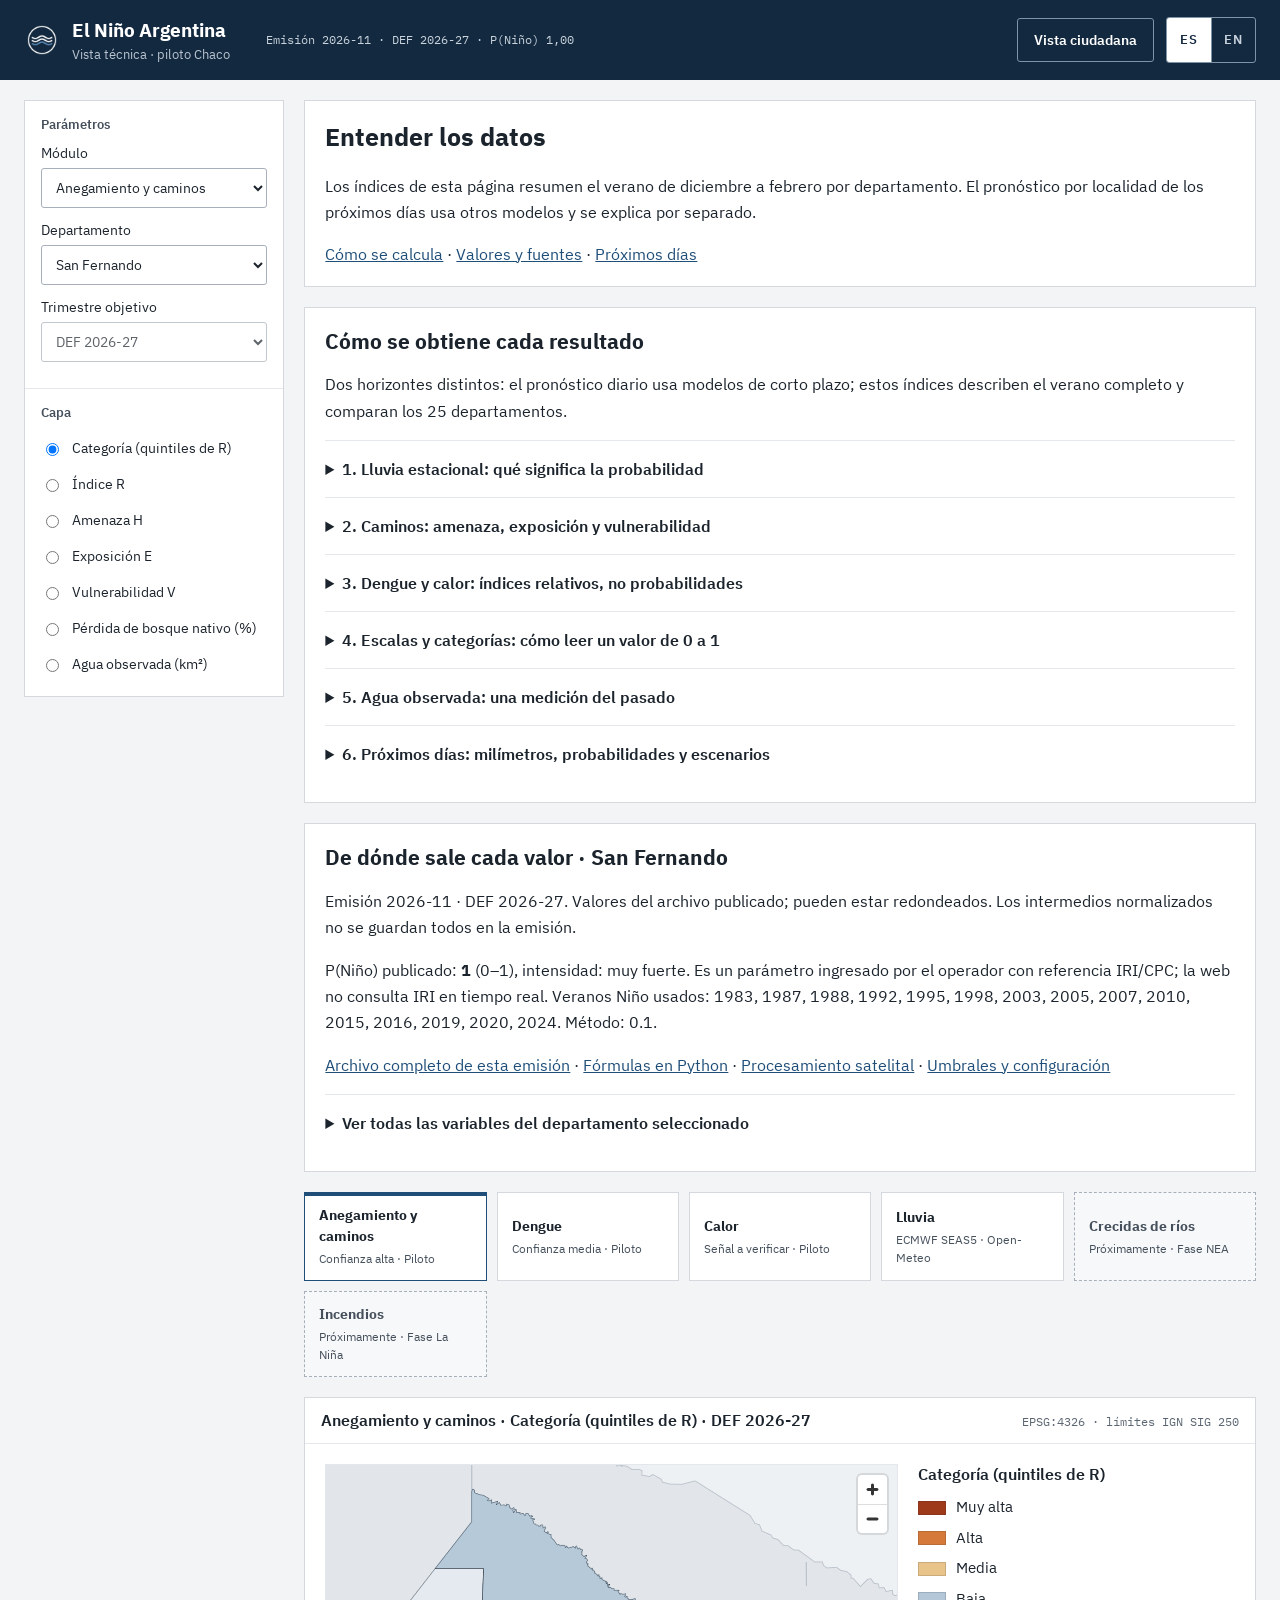
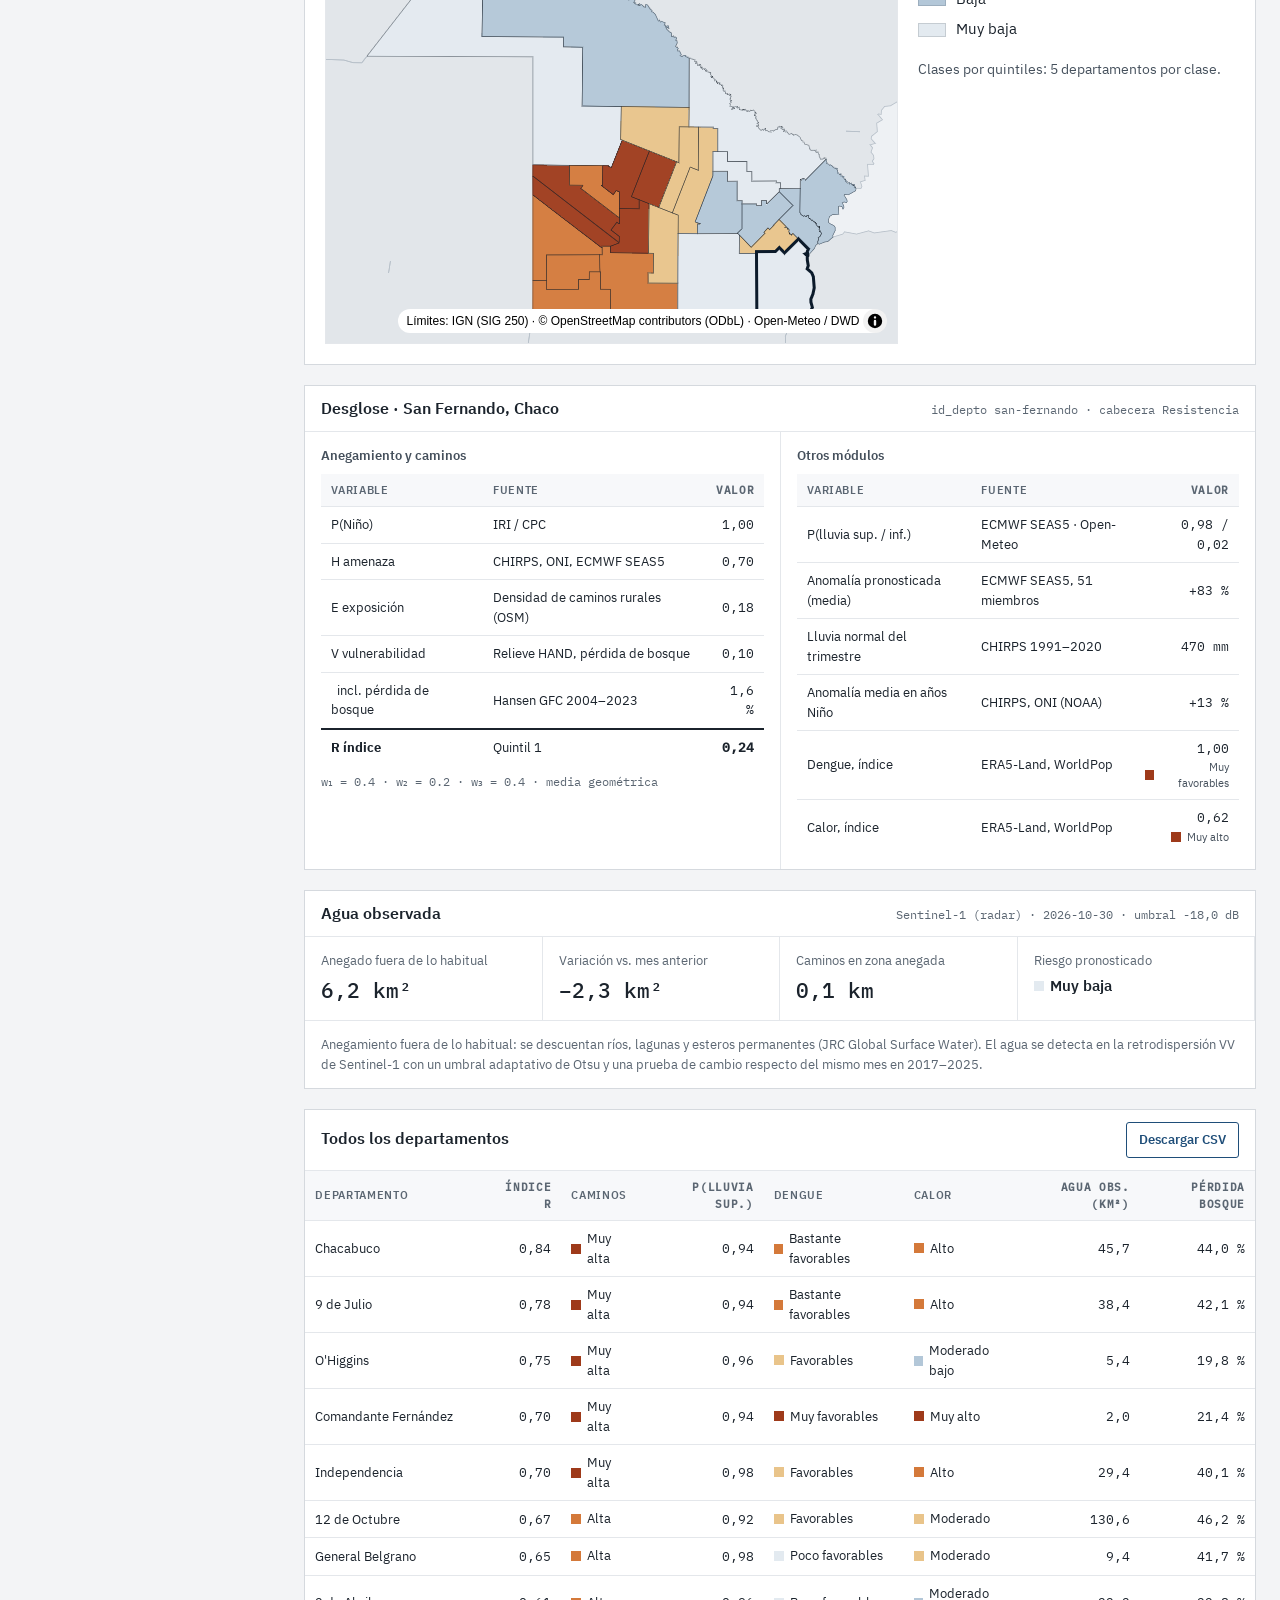
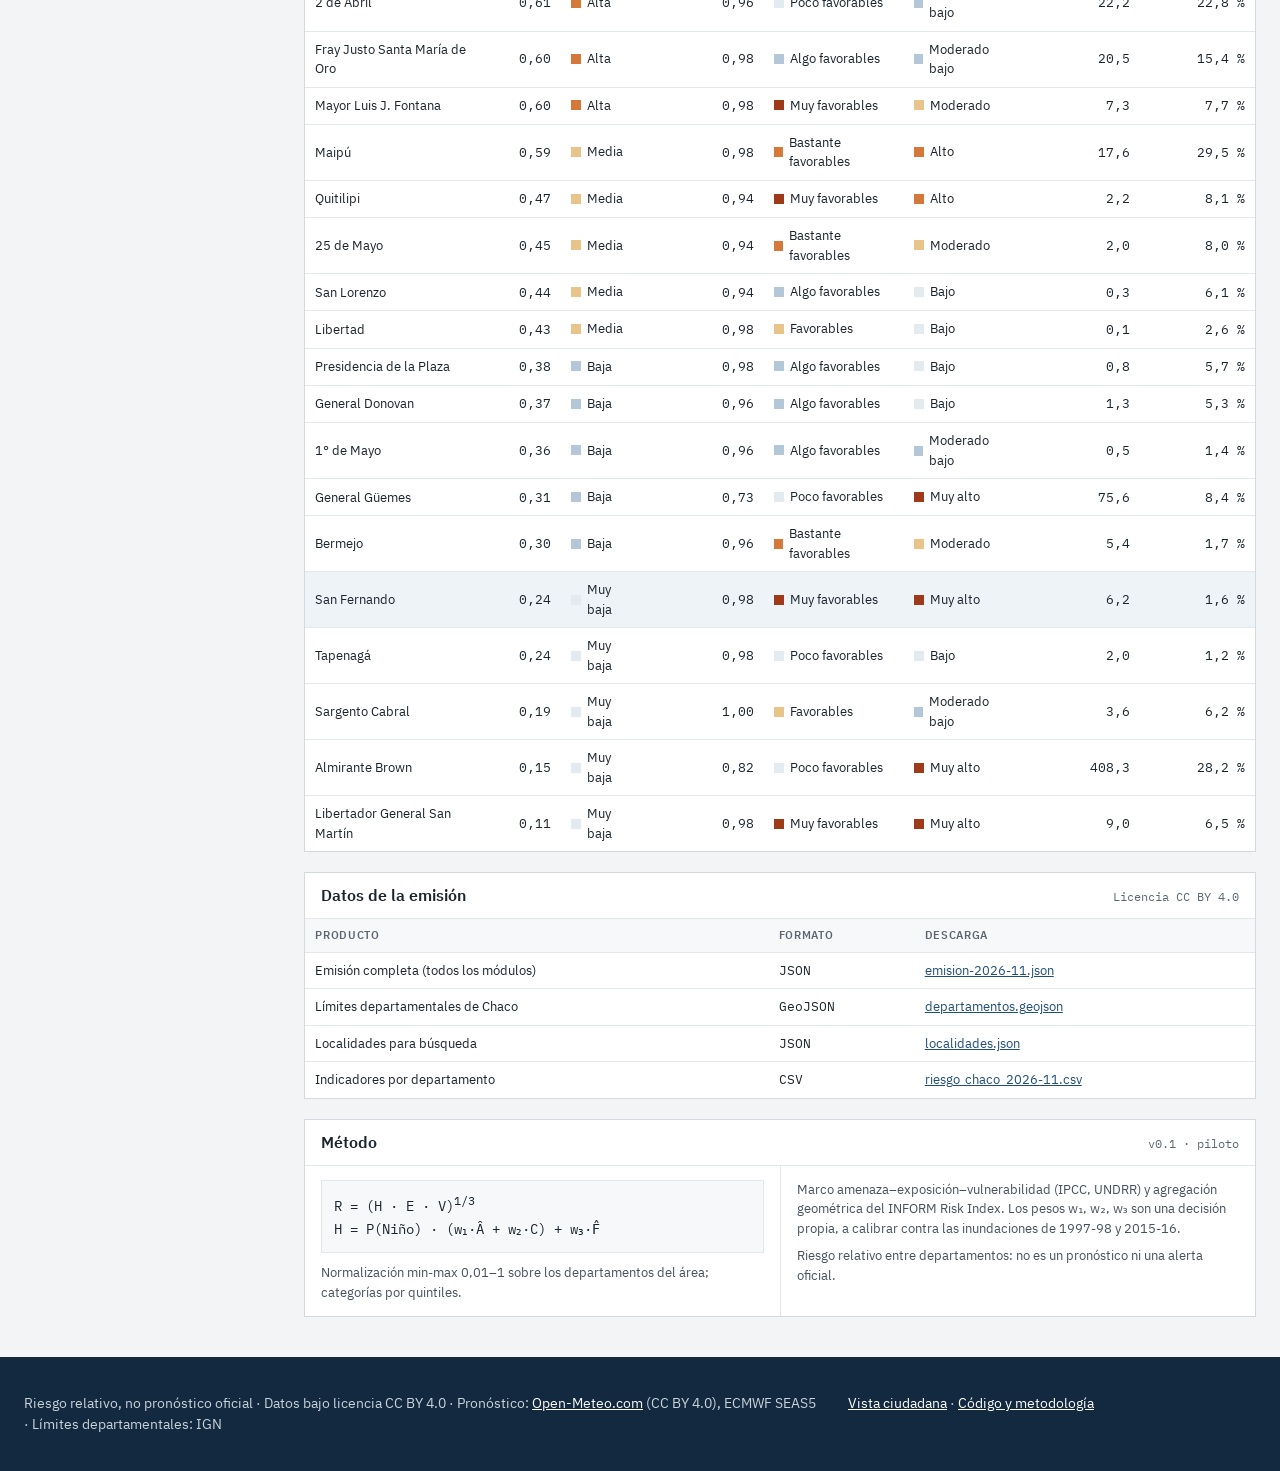
<file: docs/tecnica.html>
<!doctype html>
<html lang="es">
<head>
<meta charset="utf-8">
<meta name="viewport" content="width=device-width, initial-scale=1">
<title data-i18n="t.titulo">El Niño Argentina · Vista técnica</title>
<meta name="description" data-i18n-attr="content:t.descripcion" content="Índices, componentes, agua observada y descargas de El Niño Argentina, piloto Chaco.">
<meta name="theme-color" content="#13293F">
<link rel="manifest" href="manifest.webmanifest">
<link rel="icon" href="icons/icono-192.png" type="image/png">
<link rel="apple-touch-icon" href="icons/icono-180.png">
<link rel="stylesheet" href="vendor/maplibre-gl.css">
<link rel="stylesheet" href="css/app.css">
</head>
<body>
<a class="sr-only" href="#contenido" data-i18n="saltar">Saltar al contenido</a>

<div class="aviso-demo" role="note">
  <div class="contenedor ancho">
    <span class="etiqueta-demo">Demo</span>
    <span data-i18n-html="t.demo"><strong>Emisión de demostración.</strong> Los valores siguen un gradiente geográfico simple para probar el sistema; no provienen de ERA5, CHIRPS, ECMWF SEAS5 ni Sentinel-1. El esquema de datos es el definitivo.</span>
  </div>
</div>

<header class="cabecera">
  <div class="contenedor ancho">
    <a class="marca" href="./">
      <img src="icons/icono-192.png" alt="" width="36" height="36">
      <span class="marca-texto"><span class="marca-titulo">El Niño Argentina</span><span class="marca-sub" data-i18n="t.marca-sub">Vista técnica · piloto Chaco</span></span>
    </a>
    <span class="mono" style="font-size:12px;color:#C9D3DD" id="meta"></span>
    <div class="cabecera-acciones">
      <a class="boton-claro" href="./" data-i18n="t.vista-ciudadana">Vista ciudadana</a>
      <div class="idioma" role="group" aria-label="Idioma" data-i18n-attr="aria-label:idioma.grupo">
        <button type="button" data-idioma="es" lang="es" aria-label="Español" aria-pressed="true">ES</button>
        <button type="button" data-idioma="en" lang="en" aria-label="English" aria-pressed="false">EN</button>
      </div>
    </div>
  </div>
</header>

<main id="contenido" class="contenedor ancho tec-layout">
  <aside class="tec-aside panel" aria-label="Parámetros" data-i18n-attr="aria-label:t.parametros">
    <div class="bloque-cuerpo">
      <p class="rotulo" data-i18n="t.parametros">Parámetros</p>
      <label class="param"><span data-i18n="t.modulo">Módulo</span>
        <select class="campo-chico" id="sel-modulo">
          <option value="anegamiento" data-i18n="t.op-anegamiento">Anegamiento y caminos</option>
          <option value="lluvia" data-i18n="t.op-lluvia">Lluvia</option>
          <option value="dengue" data-i18n="t.op-dengue">Dengue</option>
          <option value="calor" data-i18n="t.op-calor">Calor</option>
        </select>
      </label>
      <label class="param"><span data-i18n="t.departamento">Departamento</span>
        <select class="campo-chico" id="sel-depto"></select>
      </label>
      <label class="param"><span data-i18n="t.trimestre">Trimestre objetivo</span>
        <select class="campo-chico" disabled><option id="opt-trimestre"></option></select>
      </label>
    </div>
    <div class="bloque-cuerpo" style="border-top:1px solid var(--borde-suave)">
      <p class="rotulo" data-i18n="t.capa">Capa</p>
      <div id="capas" role="radiogroup" aria-label="Capa del mapa" data-i18n-attr="aria-label:t.capa-grupo"></div>
    </div>
  </aside>

  <div class="tec-main">
    <section class="panel guia-tecnica">
      <h1 data-i18n="tec.guia">Entender los datos</h1>
      <p data-i18n="tec.intro">Los índices de esta página resumen el verano de diciembre a febrero por departamento. El pronóstico por localidad de los próximos días usa otros modelos y se explica por separado.</p>
      <nav aria-label="Secciones técnicas"><a href="#metodologia-detalle" data-i18n="tec.formulas">Cómo se calcula</a> · <a href="#trazabilidad" data-i18n="tec.origen">Valores y fuentes</a> · <a href="./?vista=dias" data-i18n="h.dias">Próximos días</a></nav>
    </section>
    <section class="panel guia-tecnica" id="metodologia-detalle"></section>
    <section class="panel guia-tecnica" id="trazabilidad" aria-labelledby="trazabilidad-titulo">
      <h2 id="trazabilidad-titulo"></h2><p id="trazabilidad-meta"></p>
      <div id="trazabilidad-global"></div>
      <details class="explicacion"><summary data-i18n="tec.ver-valores">Ver todas las variables del departamento seleccionado</summary><div class="desplazable"><table class="tabla tabla-origen"><thead><tr><th data-i18n="tec.variable">Variable y significado</th><th data-i18n="des.valor">Valor</th><th data-i18n="des.fuente">Fuente</th></tr></thead><tbody id="trazabilidad-filas"></tbody></table></div></details>
    </section>
    <section aria-label="Módulos de amenaza" data-i18n-attr="aria-label:t.modulos" class="modulos" id="modulos"></section>

    <section class="panel" aria-labelledby="titulo-mapa">
      <div class="bloque-cab"><h2 id="titulo-mapa"></h2><span data-i18n="t.mapa-meta">EPSG:4326 · límites IGN SIG 250</span></div>
      <div class="mapa-cuerpo">
        <div class="mapa" id="mapa-contenedor" style="height:480px" role="region" aria-label="Mapa técnico de departamentos de Chaco" data-i18n-attr="aria-label:t.mapa-region"></div>
        <div class="leyenda" id="leyenda"></div>
      </div>
    </section>

    <section class="panel" aria-labelledby="titulo-desglose">
      <div class="bloque-cab"><h2 id="titulo-desglose"></h2><span id="desglose-id"></span></div>
      <div class="dos-col">
        <div id="desglose-formula"></div>
        <div id="desglose-extra"></div>
      </div>
    </section>

    <section class="panel" aria-labelledby="titulo-agua">
      <div class="bloque-cab"><h2 id="titulo-agua" data-i18n="t.agua">Agua observada</h2><span id="agua-meta"></span></div>
      <div class="metricas" id="agua-metricas"></div>
      <div class="bloque-cuerpo" style="border-top:1px solid var(--borde-suave)">
        <p style="margin:0;font-size:13px;color:var(--texto-4)" data-i18n="t.agua-nota">Anegamiento fuera de lo habitual: se descuentan ríos, lagunas y esteros permanentes (JRC Global Surface Water). El agua se detecta en la retrodispersión VV de Sentinel-1 con un umbral adaptativo de Otsu y una prueba de cambio respecto del mismo mes en 2017–2025.</p>
      </div>
    </section>

    <section class="panel" aria-labelledby="titulo-ranking">
      <div class="bloque-cab"><h2 id="titulo-ranking" data-i18n="t.ranking">Todos los departamentos</h2><button class="boton boton-sec" style="min-height:36px;padding:0 12px;font-size:13px" id="bajar-csv" type="button" data-i18n="t.bajar-csv">Descargar CSV</button></div>
      <div class="desplazable">
        <table class="tabla" id="ranking">
          <caption class="sr-only" data-i18n="t.caption">Indicadores por departamento. Las columnas se pueden ordenar.</caption>
          <thead><tr>
            <th scope="col"><button data-orden="nombre" data-i18n="t.th-depto">Departamento</button></th>
            <th scope="col" class="num"><button data-orden="R" data-i18n="t.th-R">Índice R</button></th>
            <th scope="col"><button data-orden="cat" data-i18n="t.th-caminos">Caminos</button></th>
            <th scope="col" class="num"><button data-orden="sup" data-i18n="t.th-sup">P(lluvia sup.)</button></th>
            <th scope="col"><button data-orden="dengue" data-i18n="t.th-dengue">Dengue</button></th>
            <th scope="col"><button data-orden="calor" data-i18n="t.th-calor">Calor</button></th>
            <th scope="col" class="num"><button data-orden="agua" data-i18n="t.th-agua">Agua obs. (km²)</button></th>
            <th scope="col" class="num"><button data-orden="bosque" data-i18n="t.th-bosque">Pérdida bosque</button></th>
          </tr></thead>
          <tbody></tbody>
        </table>
      </div>
    </section>

    <section class="panel" aria-labelledby="titulo-datos">
      <div class="bloque-cab"><h2 id="titulo-datos" data-i18n="t.datos">Datos de la emisión</h2><span data-i18n="t.licencia">Licencia CC BY 4.0</span></div>
      <div class="desplazable">
        <table class="tabla">
          <thead><tr><th scope="col" data-i18n="t.th-producto">Producto</th><th scope="col" data-i18n="t.th-formato">Formato</th><th scope="col" data-i18n="t.th-descarga">Descarga</th></tr></thead>
          <tbody id="descargas"></tbody>
        </table>
      </div>
    </section>

    <section class="panel" aria-labelledby="titulo-metodo">
      <div class="bloque-cab"><h2 id="titulo-metodo" data-i18n="t.metodo">Método</h2><span data-i18n="t.metodo-version">v0.1 · piloto</span></div>
      <div class="dos-col">
        <div>
          <p class="formula">R = (H · E · V)<sup>1/3</sup><br>H = P(Niño) · (w₁·Â + w₂·C) + w₃·F̂</p>
          <p style="margin:10px 0 0;font-size:13px;color:var(--texto-3)" id="metodo-texto"></p>
        </div>
        <div style="font-size:13px;color:var(--texto-3)">
          <p style="margin:0" data-i18n="t.metodo-1">Marco amenaza–exposición–vulnerabilidad (IPCC, UNDRR) y agregación geométrica del INFORM Risk Index. Los pesos w₁, w₂, w₃ son una decisión propia, a calibrar contra las inundaciones de 1997-98 y 2015-16.</p>
          <p style="margin:8px 0 0" data-i18n="t.metodo-2">Riesgo relativo entre departamentos: no es un pronóstico ni una alerta oficial.</p>
        </div>
      </div>
    </section>
  </div>
</main>

<footer class="pie">
  <div class="contenedor ancho">
    <div class="col-ancha"><p data-i18n-html="t.pie">Riesgo relativo, no pronóstico oficial · Datos bajo licencia CC BY 4.0 · Pronóstico: <a href="https://open-meteo.com/" rel="noopener">Open-Meteo.com</a> (CC BY 4.0), ECMWF SEAS5 · Límites departamentales: IGN</p></div>
    <div class="col"><p data-i18n-html="t.pie-links"><a href="./">Vista ciudadana</a> · <a href="https://github.com/rikochet87/elnino-chaco" rel="noopener">Código y metodología</a></p></div>
  </div>
</footer>

<script src="vendor/maplibre-gl.js"></script>
<script src="js/i18n.js"></script>
<script src="js/comun.js"></script>
<script src="js/metodologia.js"></script>
<script src="js/tecnica.js"></script>
</body>
</html>
</file>
<file: docs/vendor/maplibre-gl.css>
.maplibregl-map{font:12px/20px Helvetica Neue,Arial,Helvetica,sans-serif;overflow:hidden;position:relative;-webkit-tap-highlight-color:rgb(0 0 0/0)}.maplibregl-canvas{left:0;position:absolute;top:0}.maplibregl-map:fullscreen{height:100%;width:100%}.maplibregl-ctrl-group button.maplibregl-ctrl-compass{touch-action:none}.maplibregl-canvas-container.maplibregl-interactive,.maplibregl-ctrl-group button.maplibregl-ctrl-compass{cursor:grab;-webkit-user-select:none;-moz-user-select:none;user-select:none}.maplibregl-canvas-container.maplibregl-interactive.maplibregl-track-pointer{cursor:pointer}.maplibregl-canvas-container.maplibregl-interactive:active,.maplibregl-ctrl-group button.maplibregl-ctrl-compass:active{cursor:grabbing}.maplibregl-canvas-container.maplibregl-touch-zoom-rotate,.maplibregl-canvas-container.maplibregl-touch-zoom-rotate .maplibregl-canvas{touch-action:pan-x pan-y}.maplibregl-canvas-container.maplibregl-touch-drag-pan,.maplibregl-canvas-container.maplibregl-touch-drag-pan .maplibregl-canvas{touch-action:pinch-zoom}.maplibregl-canvas-container.maplibregl-touch-zoom-rotate.maplibregl-touch-drag-pan,.maplibregl-canvas-container.maplibregl-touch-zoom-rotate.maplibregl-touch-drag-pan .maplibregl-canvas{touch-action:none}.maplibregl-canvas-container.maplibregl-touch-drag-pan.maplibregl-cooperative-gestures,.maplibregl-canvas-container.maplibregl-touch-drag-pan.maplibregl-cooperative-gestures .maplibregl-canvas{touch-action:pan-x pan-y}.maplibregl-ctrl-bottom-left,.maplibregl-ctrl-bottom-right,.maplibregl-ctrl-top-left,.maplibregl-ctrl-top-right{pointer-events:none;position:absolute;z-index:2}.maplibregl-ctrl-top-left{left:0;top:0}.maplibregl-ctrl-top-right{right:0;top:0}.maplibregl-ctrl-bottom-left{bottom:0;left:0}.maplibregl-ctrl-bottom-right{bottom:0;right:0}.maplibregl-ctrl{clear:both;pointer-events:auto;transform:translate(0)}.maplibregl-ctrl-top-left .maplibregl-ctrl{float:left;margin:10px 0 0 10px}.maplibregl-ctrl-top-right .maplibregl-ctrl{float:right;margin:10px 10px 0 0}.maplibregl-ctrl-bottom-left .maplibregl-ctrl{float:left;margin:0 0 10px 10px}.maplibregl-ctrl-bottom-right .maplibregl-ctrl{float:right;margin:0 10px 10px 0}.maplibregl-ctrl-group{background:#fff;border-radius:4px}.maplibregl-ctrl-group:not(:empty){box-shadow:0 0 0 2px rgba(0,0,0,.1)}@media (forced-colors:active){.maplibregl-ctrl-group:not(:empty){box-shadow:0 0 0 2px ButtonText}}.maplibregl-ctrl-group button{background-color:transparent;border:0;box-sizing:border-box;cursor:pointer;display:block;height:29px;outline:none;padding:0;width:29px}.maplibregl-ctrl-group button+button{border-top:1px solid #ddd}.maplibregl-ctrl button .maplibregl-ctrl-icon{background-position:50%;background-repeat:no-repeat;display:block;height:100%;width:100%}@media (forced-colors:active){.maplibregl-ctrl-icon{background-color:transparent}.maplibregl-ctrl-group button+button{border-top:1px solid ButtonText}}.maplibregl-ctrl button::-moz-focus-inner{border:0;padding:0}.maplibregl-ctrl-attrib-button:focus,.maplibregl-ctrl-group button:focus{box-shadow:0 0 2px 2px #0096ff}.maplibregl-ctrl button:disabled{cursor:not-allowed}.maplibregl-ctrl button:disabled .maplibregl-ctrl-icon{opacity:.25}.maplibregl-ctrl button:not(:disabled):hover{background-color:rgb(0 0 0/5%)}.maplibregl-ctrl-group button:focus:focus-visible{box-shadow:0 0 2px 2px #0096ff}.maplibregl-ctrl-group button:focus:not(:focus-visible){box-shadow:none}.maplibregl-ctrl-group button:focus:first-child{border-radius:4px 4px 0 0}.maplibregl-ctrl-group button:focus:last-child{border-radius:0 0 4px 4px}.maplibregl-ctrl-group button:focus:only-child{border-radius:inherit}.maplibregl-ctrl button.maplibregl-ctrl-zoom-out .maplibregl-ctrl-icon{background-image:url("data:image/svg+xml;charset=utf-8,%3Csvg xmlns='http://www.w3.org/2000/svg' width='29' height='29' fill='%23333' viewBox='0 0 29 29'%3E%3Cpath d='M10 13c-.75 0-1.5.75-1.5 1.5S9.25 16 10 16h9c.75 0 1.5-.75 1.5-1.5S19.75 13 19 13z'/%3E%3C/svg%3E")}.maplibregl-ctrl button.maplibregl-ctrl-zoom-in .maplibregl-ctrl-icon{background-image:url("data:image/svg+xml;charset=utf-8,%3Csvg xmlns='http://www.w3.org/2000/svg' width='29' height='29' fill='%23333' viewBox='0 0 29 29'%3E%3Cpath d='M14.5 8.5c-.75 0-1.5.75-1.5 1.5v3h-3c-.75 0-1.5.75-1.5 1.5S9.25 16 10 16h3v3c0 .75.75 1.5 1.5 1.5S16 19.75 16 19v-3h3c.75 0 1.5-.75 1.5-1.5S19.75 13 19 13h-3v-3c0-.75-.75-1.5-1.5-1.5'/%3E%3C/svg%3E")}@media (forced-colors:active){.maplibregl-ctrl button.maplibregl-ctrl-zoom-out .maplibregl-ctrl-icon{background-image:url("data:image/svg+xml;charset=utf-8,%3Csvg xmlns='http://www.w3.org/2000/svg' width='29' height='29' fill='%23fff' viewBox='0 0 29 29'%3E%3Cpath d='M10 13c-.75 0-1.5.75-1.5 1.5S9.25 16 10 16h9c.75 0 1.5-.75 1.5-1.5S19.75 13 19 13z'/%3E%3C/svg%3E")}.maplibregl-ctrl button.maplibregl-ctrl-zoom-in .maplibregl-ctrl-icon{background-image:url("data:image/svg+xml;charset=utf-8,%3Csvg xmlns='http://www.w3.org/2000/svg' width='29' height='29' fill='%23fff' viewBox='0 0 29 29'%3E%3Cpath d='M14.5 8.5c-.75 0-1.5.75-1.5 1.5v3h-3c-.75 0-1.5.75-1.5 1.5S9.25 16 10 16h3v3c0 .75.75 1.5 1.5 1.5S16 19.75 16 19v-3h3c.75 0 1.5-.75 1.5-1.5S19.75 13 19 13h-3v-3c0-.75-.75-1.5-1.5-1.5'/%3E%3C/svg%3E")}}@media (forced-colors:active) and (prefers-color-scheme:light){.maplibregl-ctrl button.maplibregl-ctrl-zoom-out .maplibregl-ctrl-icon{background-image:url("data:image/svg+xml;charset=utf-8,%3Csvg xmlns='http://www.w3.org/2000/svg' width='29' height='29' viewBox='0 0 29 29'%3E%3Cpath d='M10 13c-.75 0-1.5.75-1.5 1.5S9.25 16 10 16h9c.75 0 1.5-.75 1.5-1.5S19.75 13 19 13z'/%3E%3C/svg%3E")}.maplibregl-ctrl button.maplibregl-ctrl-zoom-in .maplibregl-ctrl-icon{background-image:url("data:image/svg+xml;charset=utf-8,%3Csvg xmlns='http://www.w3.org/2000/svg' width='29' height='29' viewBox='0 0 29 29'%3E%3Cpath d='M14.5 8.5c-.75 0-1.5.75-1.5 1.5v3h-3c-.75 0-1.5.75-1.5 1.5S9.25 16 10 16h3v3c0 .75.75 1.5 1.5 1.5S16 19.75 16 19v-3h3c.75 0 1.5-.75 1.5-1.5S19.75 13 19 13h-3v-3c0-.75-.75-1.5-1.5-1.5'/%3E%3C/svg%3E")}}.maplibregl-ctrl button.maplibregl-ctrl-fullscreen .maplibregl-ctrl-icon{background-image:url("data:image/svg+xml;charset=utf-8,%3Csvg xmlns='http://www.w3.org/2000/svg' width='29' height='29' fill='%23333' viewBox='0 0 29 29'%3E%3Cpath d='M24 16v5.5c0 1.75-.75 2.5-2.5 2.5H16v-1l3-1.5-4-5.5 1-1 5.5 4 1.5-3zM6 16l1.5 3 5.5-4 1 1-4 5.5 3 1.5v1H7.5C5.75 24 5 23.25 5 21.5V16zm7-11v1l-3 1.5 4 5.5-1 1-5.5-4L6 13H5V7.5C5 5.75 5.75 5 7.5 5zm11 2.5c0-1.75-.75-2.5-2.5-2.5H16v1l3 1.5-4 5.5 1 1 5.5-4 1.5 3h1z'/%3E%3C/svg%3E")}.maplibregl-ctrl button.maplibregl-ctrl-shrink .maplibregl-ctrl-icon{background-image:url("data:image/svg+xml;charset=utf-8,%3Csvg xmlns='http://www.w3.org/2000/svg' width='29' height='29' viewBox='0 0 29 29'%3E%3Cpath d='M18.5 16c-1.75 0-2.5.75-2.5 2.5V24h1l1.5-3 5.5 4 1-1-4-5.5 3-1.5v-1zM13 18.5c0-1.75-.75-2.5-2.5-2.5H5v1l3 1.5L4 24l1 1 5.5-4 1.5 3h1zm3-8c0 1.75.75 2.5 2.5 2.5H24v-1l-3-1.5L25 5l-1-1-5.5 4L17 5h-1zM10.5 13c1.75 0 2.5-.75 2.5-2.5V5h-1l-1.5 3L5 4 4 5l4 5.5L5 12v1z'/%3E%3C/svg%3E")}@media (forced-colors:active){.maplibregl-ctrl button.maplibregl-ctrl-fullscreen .maplibregl-ctrl-icon{background-image:url("data:image/svg+xml;charset=utf-8,%3Csvg xmlns='http://www.w3.org/2000/svg' width='29' height='29' fill='%23fff' viewBox='0 0 29 29'%3E%3Cpath d='M24 16v5.5c0 1.75-.75 2.5-2.5 2.5H16v-1l3-1.5-4-5.5 1-1 5.5 4 1.5-3zM6 16l1.5 3 5.5-4 1 1-4 5.5 3 1.5v1H7.5C5.75 24 5 23.25 5 21.5V16zm7-11v1l-3 1.5 4 5.5-1 1-5.5-4L6 13H5V7.5C5 5.75 5.75 5 7.5 5zm11 2.5c0-1.75-.75-2.5-2.5-2.5H16v1l3 1.5-4 5.5 1 1 5.5-4 1.5 3h1z'/%3E%3C/svg%3E")}.maplibregl-ctrl button.maplibregl-ctrl-shrink .maplibregl-ctrl-icon{background-image:url("data:image/svg+xml;charset=utf-8,%3Csvg xmlns='http://www.w3.org/2000/svg' width='29' height='29' fill='%23fff' viewBox='0 0 29 29'%3E%3Cpath d='M18.5 16c-1.75 0-2.5.75-2.5 2.5V24h1l1.5-3 5.5 4 1-1-4-5.5 3-1.5v-1zM13 18.5c0-1.75-.75-2.5-2.5-2.5H5v1l3 1.5L4 24l1 1 5.5-4 1.5 3h1zm3-8c0 1.75.75 2.5 2.5 2.5H24v-1l-3-1.5L25 5l-1-1-5.5 4L17 5h-1zM10.5 13c1.75 0 2.5-.75 2.5-2.5V5h-1l-1.5 3L5 4 4 5l4 5.5L5 12v1z'/%3E%3C/svg%3E")}}@media (forced-colors:active) and (prefers-color-scheme:light){.maplibregl-ctrl button.maplibregl-ctrl-fullscreen .maplibregl-ctrl-icon{background-image:url("data:image/svg+xml;charset=utf-8,%3Csvg xmlns='http://www.w3.org/2000/svg' width='29' height='29' viewBox='0 0 29 29'%3E%3Cpath d='M24 16v5.5c0 1.75-.75 2.5-2.5 2.5H16v-1l3-1.5-4-5.5 1-1 5.5 4 1.5-3zM6 16l1.5 3 5.5-4 1 1-4 5.5 3 1.5v1H7.5C5.75 24 5 23.25 5 21.5V16zm7-11v1l-3 1.5 4 5.5-1 1-5.5-4L6 13H5V7.5C5 5.75 5.75 5 7.5 5zm11 2.5c0-1.75-.75-2.5-2.5-2.5H16v1l3 1.5-4 5.5 1 1 5.5-4 1.5 3h1z'/%3E%3C/svg%3E")}.maplibregl-ctrl button.maplibregl-ctrl-shrink .maplibregl-ctrl-icon{background-image:url("data:image/svg+xml;charset=utf-8,%3Csvg xmlns='http://www.w3.org/2000/svg' width='29' height='29' viewBox='0 0 29 29'%3E%3Cpath d='M18.5 16c-1.75 0-2.5.75-2.5 2.5V24h1l1.5-3 5.5 4 1-1-4-5.5 3-1.5v-1zM13 18.5c0-1.75-.75-2.5-2.5-2.5H5v1l3 1.5L4 24l1 1 5.5-4 1.5 3h1zm3-8c0 1.75.75 2.5 2.5 2.5H24v-1l-3-1.5L25 5l-1-1-5.5 4L17 5h-1zM10.5 13c1.75 0 2.5-.75 2.5-2.5V5h-1l-1.5 3L5 4 4 5l4 5.5L5 12v1z'/%3E%3C/svg%3E")}}.maplibregl-ctrl button.maplibregl-ctrl-compass .maplibregl-ctrl-icon{background-image:url("data:image/svg+xml;charset=utf-8,%3Csvg xmlns='http://www.w3.org/2000/svg' width='29' height='29' fill='%23333' viewBox='0 0 29 29'%3E%3Cpath d='m10.5 14 4-8 4 8z'/%3E%3Cpath fill='%23ccc' d='m10.5 16 4 8 4-8z'/%3E%3C/svg%3E")}@media (forced-colors:active){.maplibregl-ctrl button.maplibregl-ctrl-compass .maplibregl-ctrl-icon{background-image:url("data:image/svg+xml;charset=utf-8,%3Csvg xmlns='http://www.w3.org/2000/svg' width='29' height='29' fill='%23fff' viewBox='0 0 29 29'%3E%3Cpath d='m10.5 14 4-8 4 8z'/%3E%3Cpath fill='%23ccc' d='m10.5 16 4 8 4-8z'/%3E%3C/svg%3E")}}@media (forced-colors:active) and (prefers-color-scheme:light){.maplibregl-ctrl button.maplibregl-ctrl-compass .maplibregl-ctrl-icon{background-image:url("data:image/svg+xml;charset=utf-8,%3Csvg xmlns='http://www.w3.org/2000/svg' width='29' height='29' viewBox='0 0 29 29'%3E%3Cpath d='m10.5 14 4-8 4 8z'/%3E%3Cpath fill='%23ccc' d='m10.5 16 4 8 4-8z'/%3E%3C/svg%3E")}}.maplibregl-ctrl button.maplibregl-ctrl-terrain .maplibregl-ctrl-icon{background-image:url("data:image/svg+xml;charset=utf-8,%3Csvg xmlns='http://www.w3.org/2000/svg' width='22' height='22' fill='%23333' viewBox='0 0 22 22'%3E%3Cpath d='m1.754 13.406 4.453-4.851 3.09 3.09 3.281 3.277.969-.969-3.309-3.312 3.844-4.121 6.148 6.886h1.082v-.855l-7.207-8.07-4.84 5.187L6.169 6.57l-5.48 5.965v.871ZM.688 16.844h20.625v1.375H.688Zm0 0'/%3E%3C/svg%3E")}.maplibregl-ctrl button.maplibregl-ctrl-terrain-enabled .maplibregl-ctrl-icon{background-image:url("data:image/svg+xml;charset=utf-8,%3Csvg xmlns='http://www.w3.org/2000/svg' width='22' height='22' fill='%2333b5e5' viewBox='0 0 22 22'%3E%3Cpath d='m1.754 13.406 4.453-4.851 3.09 3.09 3.281 3.277.969-.969-3.309-3.312 3.844-4.121 6.148 6.886h1.082v-.855l-7.207-8.07-4.84 5.187L6.169 6.57l-5.48 5.965v.871ZM.688 16.844h20.625v1.375H.688Zm0 0'/%3E%3C/svg%3E")}.maplibregl-ctrl button.maplibregl-ctrl-geolocate .maplibregl-ctrl-icon{background-image:url("data:image/svg+xml;charset=utf-8,%3Csvg xmlns='http://www.w3.org/2000/svg' width='29' height='29' fill='%23333' viewBox='0 0 20 20'%3E%3Cpath d='M10 4C9 4 9 5 9 5v.1A5 5 0 0 0 5.1 9H5s-1 0-1 1 1 1 1 1h.1A5 5 0 0 0 9 14.9v.1s0 1 1 1 1-1 1-1v-.1a5 5 0 0 0 3.9-3.9h.1s1 0 1-1-1-1-1-1h-.1A5 5 0 0 0 11 5.1V5s0-1-1-1m0 2.5a3.5 3.5 0 1 1 0 7 3.5 3.5 0 1 1 0-7'/%3E%3Ccircle cx='10' cy='10' r='2'/%3E%3C/svg%3E")}.maplibregl-ctrl button.maplibregl-ctrl-geolocate:disabled .maplibregl-ctrl-icon{background-image:url("data:image/svg+xml;charset=utf-8,%3Csvg xmlns='http://www.w3.org/2000/svg' width='29' height='29' fill='%23aaa' viewBox='0 0 20 20'%3E%3Cpath d='M10 4C9 4 9 5 9 5v.1A5 5 0 0 0 5.1 9H5s-1 0-1 1 1 1 1 1h.1A5 5 0 0 0 9 14.9v.1s0 1 1 1 1-1 1-1v-.1a5 5 0 0 0 3.9-3.9h.1s1 0 1-1-1-1-1-1h-.1A5 5 0 0 0 11 5.1V5s0-1-1-1m0 2.5a3.5 3.5 0 1 1 0 7 3.5 3.5 0 1 1 0-7'/%3E%3Ccircle cx='10' cy='10' r='2'/%3E%3Cpath fill='red' d='m14 5 1 1-9 9-1-1z'/%3E%3C/svg%3E")}.maplibregl-ctrl button.maplibregl-ctrl-geolocate.maplibregl-ctrl-geolocate-active .maplibregl-ctrl-icon{background-image:url("data:image/svg+xml;charset=utf-8,%3Csvg xmlns='http://www.w3.org/2000/svg' width='29' height='29' fill='%2333b5e5' viewBox='0 0 20 20'%3E%3Cpath d='M10 4C9 4 9 5 9 5v.1A5 5 0 0 0 5.1 9H5s-1 0-1 1 1 1 1 1h.1A5 5 0 0 0 9 14.9v.1s0 1 1 1 1-1 1-1v-.1a5 5 0 0 0 3.9-3.9h.1s1 0 1-1-1-1-1-1h-.1A5 5 0 0 0 11 5.1V5s0-1-1-1m0 2.5a3.5 3.5 0 1 1 0 7 3.5 3.5 0 1 1 0-7'/%3E%3Ccircle cx='10' cy='10' r='2'/%3E%3C/svg%3E")}.maplibregl-ctrl button.maplibregl-ctrl-geolocate.maplibregl-ctrl-geolocate-active-error .maplibregl-ctrl-icon{background-image:url("data:image/svg+xml;charset=utf-8,%3Csvg xmlns='http://www.w3.org/2000/svg' width='29' height='29' fill='%23e58978' viewBox='0 0 20 20'%3E%3Cpath d='M10 4C9 4 9 5 9 5v.1A5 5 0 0 0 5.1 9H5s-1 0-1 1 1 1 1 1h.1A5 5 0 0 0 9 14.9v.1s0 1 1 1 1-1 1-1v-.1a5 5 0 0 0 3.9-3.9h.1s1 0 1-1-1-1-1-1h-.1A5 5 0 0 0 11 5.1V5s0-1-1-1m0 2.5a3.5 3.5 0 1 1 0 7 3.5 3.5 0 1 1 0-7'/%3E%3Ccircle cx='10' cy='10' r='2'/%3E%3C/svg%3E")}.maplibregl-ctrl button.maplibregl-ctrl-geolocate.maplibregl-ctrl-geolocate-background .maplibregl-ctrl-icon{background-image:url("data:image/svg+xml;charset=utf-8,%3Csvg xmlns='http://www.w3.org/2000/svg' width='29' height='29' fill='%2333b5e5' viewBox='0 0 20 20'%3E%3Cpath d='M10 4C9 4 9 5 9 5v.1A5 5 0 0 0 5.1 9H5s-1 0-1 1 1 1 1 1h.1A5 5 0 0 0 9 14.9v.1s0 1 1 1 1-1 1-1v-.1a5 5 0 0 0 3.9-3.9h.1s1 0 1-1-1-1-1-1h-.1A5 5 0 0 0 11 5.1V5s0-1-1-1m0 2.5a3.5 3.5 0 1 1 0 7 3.5 3.5 0 1 1 0-7'/%3E%3C/svg%3E")}.maplibregl-ctrl button.maplibregl-ctrl-geolocate.maplibregl-ctrl-geolocate-background-error .maplibregl-ctrl-icon{background-image:url("data:image/svg+xml;charset=utf-8,%3Csvg xmlns='http://www.w3.org/2000/svg' width='29' height='29' fill='%23e54e33' viewBox='0 0 20 20'%3E%3Cpath d='M10 4C9 4 9 5 9 5v.1A5 5 0 0 0 5.1 9H5s-1 0-1 1 1 1 1 1h.1A5 5 0 0 0 9 14.9v.1s0 1 1 1 1-1 1-1v-.1a5 5 0 0 0 3.9-3.9h.1s1 0 1-1-1-1-1-1h-.1A5 5 0 0 0 11 5.1V5s0-1-1-1m0 2.5a3.5 3.5 0 1 1 0 7 3.5 3.5 0 1 1 0-7'/%3E%3C/svg%3E")}.maplibregl-ctrl button.maplibregl-ctrl-geolocate.maplibregl-ctrl-geolocate-waiting .maplibregl-ctrl-icon{animation:maplibregl-spin 2s linear infinite}@media (forced-colors:active){.maplibregl-ctrl button.maplibregl-ctrl-geolocate .maplibregl-ctrl-icon{background-image:url("data:image/svg+xml;charset=utf-8,%3Csvg xmlns='http://www.w3.org/2000/svg' width='29' height='29' fill='%23fff' viewBox='0 0 20 20'%3E%3Cpath d='M10 4C9 4 9 5 9 5v.1A5 5 0 0 0 5.1 9H5s-1 0-1 1 1 1 1 1h.1A5 5 0 0 0 9 14.9v.1s0 1 1 1 1-1 1-1v-.1a5 5 0 0 0 3.9-3.9h.1s1 0 1-1-1-1-1-1h-.1A5 5 0 0 0 11 5.1V5s0-1-1-1m0 2.5a3.5 3.5 0 1 1 0 7 3.5 3.5 0 1 1 0-7'/%3E%3Ccircle cx='10' cy='10' r='2'/%3E%3C/svg%3E")}.maplibregl-ctrl button.maplibregl-ctrl-geolocate:disabled .maplibregl-ctrl-icon{background-image:url("data:image/svg+xml;charset=utf-8,%3Csvg xmlns='http://www.w3.org/2000/svg' width='29' height='29' fill='%23999' viewBox='0 0 20 20'%3E%3Cpath d='M10 4C9 4 9 5 9 5v.1A5 5 0 0 0 5.1 9H5s-1 0-1 1 1 1 1 1h.1A5 5 0 0 0 9 14.9v.1s0 1 1 1 1-1 1-1v-.1a5 5 0 0 0 3.9-3.9h.1s1 0 1-1-1-1-1-1h-.1A5 5 0 0 0 11 5.1V5s0-1-1-1m0 2.5a3.5 3.5 0 1 1 0 7 3.5 3.5 0 1 1 0-7'/%3E%3Ccircle cx='10' cy='10' r='2'/%3E%3Cpath fill='red' d='m14 5 1 1-9 9-1-1z'/%3E%3C/svg%3E")}.maplibregl-ctrl button.maplibregl-ctrl-geolocate.maplibregl-ctrl-geolocate-active .maplibregl-ctrl-icon{background-image:url("data:image/svg+xml;charset=utf-8,%3Csvg xmlns='http://www.w3.org/2000/svg' width='29' height='29' fill='%2333b5e5' viewBox='0 0 20 20'%3E%3Cpath d='M10 4C9 4 9 5 9 5v.1A5 5 0 0 0 5.1 9H5s-1 0-1 1 1 1 1 1h.1A5 5 0 0 0 9 14.9v.1s0 1 1 1 1-1 1-1v-.1a5 5 0 0 0 3.9-3.9h.1s1 0 1-1-1-1-1-1h-.1A5 5 0 0 0 11 5.1V5s0-1-1-1m0 2.5a3.5 3.5 0 1 1 0 7 3.5 3.5 0 1 1 0-7'/%3E%3Ccircle cx='10' cy='10' r='2'/%3E%3C/svg%3E")}.maplibregl-ctrl button.maplibregl-ctrl-geolocate.maplibregl-ctrl-geolocate-active-error .maplibregl-ctrl-icon{background-image:url("data:image/svg+xml;charset=utf-8,%3Csvg xmlns='http://www.w3.org/2000/svg' width='29' height='29' fill='%23e58978' viewBox='0 0 20 20'%3E%3Cpath d='M10 4C9 4 9 5 9 5v.1A5 5 0 0 0 5.1 9H5s-1 0-1 1 1 1 1 1h.1A5 5 0 0 0 9 14.9v.1s0 1 1 1 1-1 1-1v-.1a5 5 0 0 0 3.9-3.9h.1s1 0 1-1-1-1-1-1h-.1A5 5 0 0 0 11 5.1V5s0-1-1-1m0 2.5a3.5 3.5 0 1 1 0 7 3.5 3.5 0 1 1 0-7'/%3E%3Ccircle cx='10' cy='10' r='2'/%3E%3C/svg%3E")}.maplibregl-ctrl button.maplibregl-ctrl-geolocate.maplibregl-ctrl-geolocate-background .maplibregl-ctrl-icon{background-image:url("data:image/svg+xml;charset=utf-8,%3Csvg xmlns='http://www.w3.org/2000/svg' width='29' height='29' fill='%2333b5e5' viewBox='0 0 20 20'%3E%3Cpath d='M10 4C9 4 9 5 9 5v.1A5 5 0 0 0 5.1 9H5s-1 0-1 1 1 1 1 1h.1A5 5 0 0 0 9 14.9v.1s0 1 1 1 1-1 1-1v-.1a5 5 0 0 0 3.9-3.9h.1s1 0 1-1-1-1-1-1h-.1A5 5 0 0 0 11 5.1V5s0-1-1-1m0 2.5a3.5 3.5 0 1 1 0 7 3.5 3.5 0 1 1 0-7'/%3E%3C/svg%3E")}.maplibregl-ctrl button.maplibregl-ctrl-geolocate.maplibregl-ctrl-geolocate-background-error .maplibregl-ctrl-icon{background-image:url("data:image/svg+xml;charset=utf-8,%3Csvg xmlns='http://www.w3.org/2000/svg' width='29' height='29' fill='%23e54e33' viewBox='0 0 20 20'%3E%3Cpath d='M10 4C9 4 9 5 9 5v.1A5 5 0 0 0 5.1 9H5s-1 0-1 1 1 1 1 1h.1A5 5 0 0 0 9 14.9v.1s0 1 1 1 1-1 1-1v-.1a5 5 0 0 0 3.9-3.9h.1s1 0 1-1-1-1-1-1h-.1A5 5 0 0 0 11 5.1V5s0-1-1-1m0 2.5a3.5 3.5 0 1 1 0 7 3.5 3.5 0 1 1 0-7'/%3E%3C/svg%3E")}}@media (forced-colors:active) and (prefers-color-scheme:light){.maplibregl-ctrl button.maplibregl-ctrl-geolocate .maplibregl-ctrl-icon{background-image:url("data:image/svg+xml;charset=utf-8,%3Csvg xmlns='http://www.w3.org/2000/svg' width='29' height='29' viewBox='0 0 20 20'%3E%3Cpath d='M10 4C9 4 9 5 9 5v.1A5 5 0 0 0 5.1 9H5s-1 0-1 1 1 1 1 1h.1A5 5 0 0 0 9 14.9v.1s0 1 1 1 1-1 1-1v-.1a5 5 0 0 0 3.9-3.9h.1s1 0 1-1-1-1-1-1h-.1A5 5 0 0 0 11 5.1V5s0-1-1-1m0 2.5a3.5 3.5 0 1 1 0 7 3.5 3.5 0 1 1 0-7'/%3E%3Ccircle cx='10' cy='10' r='2'/%3E%3C/svg%3E")}.maplibregl-ctrl button.maplibregl-ctrl-geolocate:disabled .maplibregl-ctrl-icon{background-image:url("data:image/svg+xml;charset=utf-8,%3Csvg xmlns='http://www.w3.org/2000/svg' width='29' height='29' fill='%23666' viewBox='0 0 20 20'%3E%3Cpath d='M10 4C9 4 9 5 9 5v.1A5 5 0 0 0 5.1 9H5s-1 0-1 1 1 1 1 1h.1A5 5 0 0 0 9 14.9v.1s0 1 1 1 1-1 1-1v-.1a5 5 0 0 0 3.9-3.9h.1s1 0 1-1-1-1-1-1h-.1A5 5 0 0 0 11 5.1V5s0-1-1-1m0 2.5a3.5 3.5 0 1 1 0 7 3.5 3.5 0 1 1 0-7'/%3E%3Ccircle cx='10' cy='10' r='2'/%3E%3Cpath fill='red' d='m14 5 1 1-9 9-1-1z'/%3E%3C/svg%3E")}}@keyframes maplibregl-spin{0%{transform:rotate(0deg)}to{transform:rotate(1turn)}}a.maplibregl-ctrl-logo{background-image:url("data:image/svg+xml;charset=utf-8,%3Csvg xmlns='http://www.w3.org/2000/svg' width='88' height='23' fill='none'%3E%3Cpath fill='%23000' fill-opacity='.4' fill-rule='evenodd' d='M17.408 16.796h-1.827l2.501-12.095h.198l3.324 6.533.988 2.19.988-2.19 3.258-6.533h.181l2.6 12.095h-1.81l-1.218-5.644-.362-1.71-.658 1.71-2.929 5.644h-.098l-2.914-5.644-.757-1.71-.345 1.71zm1.958-3.42-.726 3.663a1.255 1.255 0 0 1-1.232 1.011h-1.827a1.255 1.255 0 0 1-1.229-1.509l2.501-12.095a1.255 1.255 0 0 1 1.23-1.001h.197a1.25 1.25 0 0 1 1.12.685l3.19 6.273 3.125-6.263a1.25 1.25 0 0 1 1.123-.695h.181a1.255 1.255 0 0 1 1.227.991l1.443 6.71a5 5 0 0 1 .314-.787l.009-.016a4.6 4.6 0 0 1 1.777-1.887c.782-.46 1.668-.667 2.611-.667a4.6 4.6 0 0 1 1.7.32l.306.134c.21-.16.474-.256.759-.256h1.694a1.255 1.255 0 0 1 1.212.925 1.255 1.255 0 0 1 1.212-.925h1.711c.284 0 .545.094.755.252.613-.3 1.312-.45 2.075-.45 1.356 0 2.557.445 3.482 1.4q.47.48.763 1.064V4.701a1.255 1.255 0 0 1 1.255-1.255h1.86A1.255 1.255 0 0 1 54.44 4.7v9.194h2.217c.19 0 .37.043.532.118v-4.77c0-.356.147-.678.385-.906a2.42 2.42 0 0 1-.682-1.71c0-.665.267-1.253.735-1.7a2.45 2.45 0 0 1 1.722-.674 2.43 2.43 0 0 1 1.705.675q.318.302.504.683V4.7a1.255 1.255 0 0 1 1.255-1.255h1.744A1.255 1.255 0 0 1 65.812 4.7v3.335a4.8 4.8 0 0 1 1.526-.246c.938 0 1.817.214 2.59.69a4.47 4.47 0 0 1 1.67 1.743v-.98a1.255 1.255 0 0 1 1.256-1.256h1.777c.233 0 .451.064.639.174a3.4 3.4 0 0 1 1.567-.372c.346 0 .861.02 1.285.232a1.25 1.25 0 0 1 .689 1.004 4.7 4.7 0 0 1 .853-.588c.795-.44 1.675-.647 2.61-.647 1.385 0 2.65.39 3.525 1.396.836.938 1.168 2.173 1.168 3.528q-.001.515-.056 1.051a1.255 1.255 0 0 1-.947 1.09l.408.952a1.255 1.255 0 0 1-.477 1.552c-.418.268-.92.463-1.458.612-.613.171-1.304.244-2.049.244-1.06 0-2.043-.207-2.886-.698l-.015-.008c-.798-.48-1.419-1.135-1.818-1.963l-.004-.008a5.8 5.8 0 0 1-.548-2.512q0-.429.053-.843a1.3 1.3 0 0 1-.333-.086l-.166-.004c-.223 0-.426.062-.643.228-.03.024-.142.139-.142.59v3.883a1.255 1.255 0 0 1-1.256 1.256h-1.777a1.255 1.255 0 0 1-1.256-1.256V15.69l-.032.057a4.8 4.8 0 0 1-1.86 1.833 5.04 5.04 0 0 1-2.484.634 4.5 4.5 0 0 1-1.935-.424 1.25 1.25 0 0 1-.764.258h-1.71a1.255 1.255 0 0 1-1.256-1.255V7.687a2.4 2.4 0 0 1-.428.625c.253.23.412.561.412.93v7.553a1.255 1.255 0 0 1-1.256 1.255h-1.843a1.25 1.25 0 0 1-.894-.373c-.228.23-.544.373-.894.373H51.32a1.255 1.255 0 0 1-1.256-1.255v-1.251l-.061.117a4.7 4.7 0 0 1-1.782 1.884 4.77 4.77 0 0 1-2.485.67 5.6 5.6 0 0 1-1.485-.188l.009 2.764a1.255 1.255 0 0 1-1.255 1.259h-1.729a1.255 1.255 0 0 1-1.255-1.255v-3.537a1.255 1.255 0 0 1-1.167.793h-1.679a1.25 1.25 0 0 1-.77-.263 4.5 4.5 0 0 1-1.945.429c-.885 0-1.724-.21-2.495-.632l-.017-.01a5 5 0 0 1-1.081-.836 1.255 1.255 0 0 1-1.254 1.312h-1.81a1.255 1.255 0 0 1-1.228-.99l-.782-3.625-2.044 3.939a1.25 1.25 0 0 1-1.115.676h-.098a1.25 1.25 0 0 1-1.116-.68l-2.061-3.994zM35.92 16.63l.207-.114.223-.15q.493-.356.735-.785l.061-.118.033 1.332h1.678V9.242h-1.694l-.033 1.267q-.133-.329-.526-.658l-.032-.028a3.2 3.2 0 0 0-.668-.428l-.27-.12a3.3 3.3 0 0 0-1.235-.23q-1.136-.001-1.974.493a3.36 3.36 0 0 0-1.3 1.382q-.445.89-.444 2.074 0 1.2.51 2.107a3.8 3.8 0 0 0 1.382 1.381 3.9 3.9 0 0 0 1.893.477q.795 0 1.455-.33zm-2.789-5.38q-.576.675-.575 1.762 0 1.102.559 1.794.576.675 1.645.675a2.25 2.25 0 0 0 .934-.19 2.2 2.2 0 0 0 .468-.29l.178-.161a2.2 2.2 0 0 0 .397-.561q.244-.5.244-1.15v-.115q0-.708-.296-1.267l-.043-.077a2.2 2.2 0 0 0-.633-.709l-.13-.086-.047-.028a2.1 2.1 0 0 0-1.073-.285q-1.052 0-1.629.692zm2.316 2.706c.163-.17.28-.407.28-.83v-.114c0-.292-.06-.508-.15-.68a.96.96 0 0 0-.353-.389.85.85 0 0 0-.464-.127c-.4 0-.56.114-.664.239l-.01.012c-.148.174-.275.45-.275.945 0 .506.122.801.27.99.097.11.266.224.68.224.303 0 .504-.09.687-.269zm7.545 1.705a2.6 2.6 0 0 0 .331.423q.319.33.755.548l.173.074q.65.255 1.49.255 1.02 0 1.844-.493a3.45 3.45 0 0 0 1.316-1.4q.493-.904.493-2.089 0-1.909-.988-2.913-.988-1.02-2.584-1.02-.898 0-1.575.347a3 3 0 0 0-.415.262l-.199.166a3.4 3.4 0 0 0-.64.82V9.242h-1.712v11.553h1.729l-.017-5.134zm.53-1.138q.206.29.48.5l.155.11.053.034q.51.296 1.119.297 1.07 0 1.645-.675.577-.69.576-1.762 0-1.119-.576-1.777-.558-.675-1.645-.675-.435 0-.835.16a2 2 0 0 0-.284.136 2 2 0 0 0-.363.254 2.2 2.2 0 0 0-.46.569l-.082.162a2.6 2.6 0 0 0-.213 1.072v.115q0 .707.296 1.267l.135.211zm.964-.818a1.1 1.1 0 0 0 .367.385.94.94 0 0 0 .476.118c.423 0 .59-.117.687-.23.159-.194.28-.478.28-.95 0-.53-.133-.8-.266-.952l-.021-.025c-.078-.094-.231-.221-.68-.221a1 1 0 0 0-.503.135l-.012.007a.86.86 0 0 0-.335.343c-.073.133-.132.324-.132.614v.115a1.4 1.4 0 0 0 .14.66zm15.7-6.222q.347-.346.346-.856a1.05 1.05 0 0 0-.345-.79 1.18 1.18 0 0 0-.84-.329q-.51 0-.855.33a1.05 1.05 0 0 0-.346.79q0 .51.346.855.345.346.856.346.51 0 .839-.346zm4.337 9.314.033-1.332q.191.403.59.747l.098.081a4 4 0 0 0 .316.224l.223.122a3.2 3.2 0 0 0 1.44.322 3.8 3.8 0 0 0 1.875-.477 3.5 3.5 0 0 0 1.382-1.366q.527-.89.526-2.09 0-1.184-.444-2.073a3.24 3.24 0 0 0-1.283-1.399q-.823-.51-1.942-.51a3.5 3.5 0 0 0-1.527.344l-.086.043-.165.09a3 3 0 0 0-.33.214q-.432.315-.656.707a2 2 0 0 0-.099.198l.082-1.283V4.701h-1.744v12.095zm.473-2.509a2.5 2.5 0 0 0 .566.7q.117.098.245.18l.144.08a2.1 2.1 0 0 0 .975.232q1.07 0 1.645-.675.576-.69.576-1.778 0-1.102-.576-1.777-.56-.691-1.645-.692a2.2 2.2 0 0 0-1.015.235q-.22.113-.415.282l-.15.142a2.1 2.1 0 0 0-.42.594q-.223.479-.223 1.1v.115q0 .705.293 1.26zm2.616-.293c.157-.191.28-.479.28-.967 0-.51-.13-.79-.276-.961l-.021-.026c-.082-.1-.232-.225-.67-.225a.87.87 0 0 0-.681.279l-.012.011c-.154.155-.274.38-.274.807v.115c0 .285.057.499.144.669a1.1 1.1 0 0 0 .367.405c.137.082.28.123.455.123.423 0 .59-.118.686-.23zm8.266-3.013q.345-.13.724-.14l.069-.002q.493 0 .642.099l.247-1.794q-.196-.099-.717-.099a2.3 2.3 0 0 0-.545.063 2 2 0 0 0-.411.148 2.2 2.2 0 0 0-.4.249 2.5 2.5 0 0 0-.485.499 2.7 2.7 0 0 0-.32.581l-.05.137v-1.48h-1.778v7.553h1.777v-3.884q0-.546.159-.943a1.5 1.5 0 0 1 .466-.636 2.5 2.5 0 0 1 .399-.253 2 2 0 0 1 .224-.099zm9.784 2.656.05-.922q0-1.743-.856-2.698-.838-.97-2.584-.97-1.119-.001-2.007.493a3.46 3.46 0 0 0-1.4 1.382q-.493.906-.493 2.106 0 1.07.428 1.975.428.89 1.332 1.432.906.526 2.255.526.973 0 1.668-.185l.044-.012.135-.04q.613-.184.984-.421l-.542-1.267q-.3.162-.642.274l-.297.087q-.51.131-1.3.131-.954 0-1.497-.444a1.6 1.6 0 0 1-.192-.193q-.366-.44-.512-1.234l-.004-.021zm-5.427-1.256-.003.022h3.752v-.138q-.011-.727-.288-1.118a1 1 0 0 0-.156-.176q-.46-.428-1.316-.428-.986 0-1.494.604-.379.45-.494 1.234zm-27.053 2.77V4.7h-1.86v12.095h5.333V15.15zm7.103-5.908v7.553h-1.843V9.242h1.843z'/%3E%3Cpath fill='%23fff' d='m19.63 11.151-.757-1.71-.345 1.71-1.12 5.644h-1.827L18.083 4.7h.197l3.325 6.533.988 2.19.988-2.19L26.839 4.7h.181l2.6 12.095h-1.81l-1.218-5.644-.362-1.71-.658 1.71-2.93 5.644h-.098l-2.913-5.644zm14.836 5.81q-1.02 0-1.893-.478a3.8 3.8 0 0 1-1.381-1.382q-.51-.906-.51-2.106 0-1.185.444-2.074a3.36 3.36 0 0 1 1.3-1.382q.839-.494 1.974-.494a3.3 3.3 0 0 1 1.234.231 3.3 3.3 0 0 1 .97.575q.396.33.527.659l.033-1.267h1.694v7.553H37.18l-.033-1.332q-.279.593-1.02 1.053a3.17 3.17 0 0 1-1.662.444zm.296-1.482q.938 0 1.58-.642.642-.66.642-1.711v-.115q0-.708-.296-1.267a2.2 2.2 0 0 0-.807-.872 2.1 2.1 0 0 0-1.119-.313q-1.053 0-1.629.692-.575.675-.575 1.76 0 1.103.559 1.795.577.675 1.645.675zm6.521-6.237h1.711v1.4q.906-1.597 2.83-1.597 1.596 0 2.584 1.02.988 1.005.988 2.914 0 1.185-.493 2.09a3.46 3.46 0 0 1-1.316 1.399 3.5 3.5 0 0 1-1.844.493q-.954 0-1.662-.329a2.67 2.67 0 0 1-1.086-.97l.017 5.134h-1.728zm4.048 6.22q1.07 0 1.645-.674.577-.69.576-1.762 0-1.119-.576-1.777-.558-.675-1.645-.675-.592 0-1.12.296-.51.28-.822.823-.296.527-.296 1.234v.115q0 .708.296 1.267.313.543.823.855.51.296 1.119.297z'/%3E%3Cpath fill='%23e1e3e9' d='M51.325 4.7h1.86v10.45h3.473v1.646h-5.333zm7.12 4.542h1.843v7.553h-1.843zm.905-1.415a1.16 1.16 0 0 1-.856-.346 1.17 1.17 0 0 1-.346-.856 1.05 1.05 0 0 1 .346-.79q.346-.329.856-.329.494 0 .839.33a1.05 1.05 0 0 1 .345.79 1.16 1.16 0 0 1-.345.855q-.33.346-.84.346zm7.875 9.133a3.17 3.17 0 0 1-1.662-.444q-.723-.46-1.004-1.053l-.033 1.332h-1.71V4.701h1.743v4.657l-.082 1.283q.279-.658 1.086-1.119a3.5 3.5 0 0 1 1.778-.477q1.119 0 1.942.51a3.24 3.24 0 0 1 1.283 1.4q.445.888.444 2.072 0 1.201-.526 2.09a3.5 3.5 0 0 1-1.382 1.366 3.8 3.8 0 0 1-1.876.477zm-.296-1.481q1.069 0 1.645-.675.577-.69.577-1.778 0-1.102-.577-1.776-.56-.691-1.645-.692a2.12 2.12 0 0 0-1.58.659q-.642.641-.642 1.694v.115q0 .71.296 1.267a2.4 2.4 0 0 0 .807.872 2.1 2.1 0 0 0 1.119.313zm5.927-6.237h1.777v1.481q.263-.757.856-1.217a2.14 2.14 0 0 1 1.349-.46q.527 0 .724.098l-.247 1.794q-.149-.099-.642-.099-.774 0-1.416.494-.626.493-.626 1.58v3.883h-1.777V9.242zm9.534 7.718q-1.35 0-2.255-.526-.904-.543-1.332-1.432a4.6 4.6 0 0 1-.428-1.975q0-1.2.493-2.106a3.46 3.46 0 0 1 1.4-1.382q.889-.495 2.007-.494 1.744 0 2.584.97.855.956.856 2.7 0 .444-.05.92h-5.43q.18 1.005.708 1.45.542.443 1.497.443.79 0 1.3-.131a4 4 0 0 0 .938-.362l.542 1.267q-.411.263-1.119.46-.708.198-1.711.197zm1.596-4.558q.016-1.02-.444-1.432-.46-.428-1.316-.428-1.728 0-1.991 1.86z'/%3E%3Cpath d='M5.074 15.948a.484.657 0 0 0-.486.659v1.84a.484.657 0 0 0 .486.659h4.101a.484.657 0 0 0 .486-.659v-1.84a.484.657 0 0 0-.486-.659zm3.56 1.16H5.617v.838h3.017z' style='fill:%23fff;fill-rule:evenodd;stroke-width:1.03600001'/%3E%3Cg style='stroke-width:1.12603545'%3E%3Cpath d='M-9.408-1.416c-3.833-.025-7.056 2.912-7.08 6.615-.02 3.08 1.653 4.832 3.107 6.268.903.892 1.721 1.74 2.32 2.902l-.525-.004c-.543-.003-.992.304-1.24.639a1.87 1.87 0 0 0-.362 1.121l-.011 1.877c-.003.402.104.787.347 1.125.244.338.688.653 1.23.656l4.142.028c.542.003.99-.306 1.238-.641a1.87 1.87 0 0 0 .363-1.121l.012-1.875a1.87 1.87 0 0 0-.348-1.127c-.243-.338-.688-.653-1.23-.656l-.518-.004c.597-1.145 1.425-1.983 2.348-2.87 1.473-1.414 3.18-3.149 3.2-6.226-.016-3.59-2.923-6.684-6.993-6.707m-.006 1.1v.002c3.274.02 5.92 2.532 5.9 5.6-.017 2.706-1.39 4.026-2.863 5.44-1.034.994-2.118 2.033-2.814 3.633-.018.041-.052.055-.075.065q-.013.004-.02.01a.34.34 0 0 1-.226.084.34.34 0 0 1-.224-.086l-.092-.077c-.699-1.615-1.768-2.669-2.781-3.67-1.454-1.435-2.797-2.762-2.78-5.478.02-3.067 2.7-5.545 5.975-5.523m-.02 2.826c-1.62-.01-2.944 1.315-2.955 2.96-.01 1.646 1.295 2.988 2.916 2.999h.002c1.621.01 2.943-1.316 2.953-2.961.011-1.646-1.294-2.988-2.916-2.998m-.005 1.1c1.017.006 1.829.83 1.822 1.89s-.83 1.874-1.848 1.867c-1.018-.006-1.829-.83-1.822-1.89s.83-1.874 1.848-1.868m-2.155 11.857 4.14.025c.271.002.49.305.487.676l-.013 1.875c-.003.37-.224.67-.495.668l-4.14-.025c-.27-.002-.487-.306-.485-.676l.012-1.875c.003-.37.224-.67.494-.668' style='color:%23000;font-style:normal;font-variant:normal;font-weight:400;font-stretch:normal;font-size:medium;line-height:normal;font-family:sans-serif;font-variant-ligatures:normal;font-variant-position:normal;font-variant-caps:normal;font-variant-numeric:normal;font-variant-alternates:normal;font-feature-settings:normal;text-indent:0;text-align:start;text-decoration:none;text-decoration-line:none;text-decoration-style:solid;text-decoration-color:%23000;letter-spacing:normal;word-spacing:normal;text-transform:none;writing-mode:lr-tb;direction:ltr;text-orientation:mixed;dominant-baseline:auto;baseline-shift:baseline;text-anchor:start;white-space:normal;shape-padding:0;clip-rule:evenodd;display:inline;overflow:visible;visibility:visible;opacity:1;isolation:auto;mix-blend-mode:normal;color-interpolation:sRGB;color-interpolation-filters:linearRGB;solid-color:%23000;solid-opacity:1;vector-effect:none;fill:%23000;fill-opacity:.4;fill-rule:evenodd;stroke:none;stroke-width:2.47727823;stroke-linecap:butt;stroke-linejoin:miter;stroke-miterlimit:4;stroke-dasharray:none;stroke-dashoffset:0;stroke-opacity:1;color-rendering:auto;image-rendering:auto;shape-rendering:auto;text-rendering:auto' transform='translate(15.553 2.85)scale(.88807)'/%3E%3Cpath d='M-9.415-.316C-12.69-.338-15.37 2.14-15.39 5.207c-.017 2.716 1.326 4.041 2.78 5.477 1.013 1 2.081 2.055 2.78 3.67l.092.076a.34.34 0 0 0 .225.086.34.34 0 0 0 .227-.083l.019-.01c.022-.009.057-.024.074-.064.697-1.6 1.78-2.64 2.814-3.634 1.473-1.414 2.847-2.733 2.864-5.44.02-3.067-2.627-5.58-5.901-5.601m-.057 8.784c1.621.011 2.944-1.315 2.955-2.96.01-1.646-1.295-2.988-2.916-2.999-1.622-.01-2.945 1.315-2.955 2.96s1.295 2.989 2.916 3' style='clip-rule:evenodd;fill:%23e1e3e9;fill-opacity:1;fill-rule:evenodd;stroke:none;stroke-width:2.47727823;stroke-miterlimit:4;stroke-dasharray:none;stroke-opacity:.4' transform='translate(15.553 2.85)scale(.88807)'/%3E%3Cpath d='M-11.594 15.465c-.27-.002-.492.297-.494.668l-.012 1.876c-.003.371.214.673.485.675l4.14.027c.271.002.492-.298.495-.668l.012-1.877c.003-.37-.215-.672-.485-.674z' style='clip-rule:evenodd;fill:%23fff;fill-opacity:1;fill-rule:evenodd;stroke:none;stroke-width:2.47727823;stroke-miterlimit:4;stroke-dasharray:none;stroke-opacity:.4' transform='translate(15.553 2.85)scale(.88807)'/%3E%3C/g%3E%3C/svg%3E");background-repeat:no-repeat;cursor:pointer;display:block;height:23px;margin:0 0 -4px -4px;overflow:hidden;width:88px}a.maplibregl-ctrl-logo.maplibregl-compact{width:14px}@media (forced-colors:active){a.maplibregl-ctrl-logo{background-color:transparent;background-image:url("data:image/svg+xml;charset=utf-8,%3Csvg xmlns='http://www.w3.org/2000/svg' width='88' height='23' fill='none'%3E%3Cpath fill='%23000' fill-opacity='.4' fill-rule='evenodd' d='M17.408 16.796h-1.827l2.501-12.095h.198l3.324 6.533.988 2.19.988-2.19 3.258-6.533h.181l2.6 12.095h-1.81l-1.218-5.644-.362-1.71-.658 1.71-2.929 5.644h-.098l-2.914-5.644-.757-1.71-.345 1.71zm1.958-3.42-.726 3.663a1.255 1.255 0 0 1-1.232 1.011h-1.827a1.255 1.255 0 0 1-1.229-1.509l2.501-12.095a1.255 1.255 0 0 1 1.23-1.001h.197a1.25 1.25 0 0 1 1.12.685l3.19 6.273 3.125-6.263a1.25 1.25 0 0 1 1.123-.695h.181a1.255 1.255 0 0 1 1.227.991l1.443 6.71a5 5 0 0 1 .314-.787l.009-.016a4.6 4.6 0 0 1 1.777-1.887c.782-.46 1.668-.667 2.611-.667a4.6 4.6 0 0 1 1.7.32l.306.134c.21-.16.474-.256.759-.256h1.694a1.255 1.255 0 0 1 1.212.925 1.255 1.255 0 0 1 1.212-.925h1.711c.284 0 .545.094.755.252.613-.3 1.312-.45 2.075-.45 1.356 0 2.557.445 3.482 1.4q.47.48.763 1.064V4.701a1.255 1.255 0 0 1 1.255-1.255h1.86A1.255 1.255 0 0 1 54.44 4.7v9.194h2.217c.19 0 .37.043.532.118v-4.77c0-.356.147-.678.385-.906a2.42 2.42 0 0 1-.682-1.71c0-.665.267-1.253.735-1.7a2.45 2.45 0 0 1 1.722-.674 2.43 2.43 0 0 1 1.705.675q.318.302.504.683V4.7a1.255 1.255 0 0 1 1.255-1.255h1.744A1.255 1.255 0 0 1 65.812 4.7v3.335a4.8 4.8 0 0 1 1.526-.246c.938 0 1.817.214 2.59.69a4.47 4.47 0 0 1 1.67 1.743v-.98a1.255 1.255 0 0 1 1.256-1.256h1.777c.233 0 .451.064.639.174a3.4 3.4 0 0 1 1.567-.372c.346 0 .861.02 1.285.232a1.25 1.25 0 0 1 .689 1.004 4.7 4.7 0 0 1 .853-.588c.795-.44 1.675-.647 2.61-.647 1.385 0 2.65.39 3.525 1.396.836.938 1.168 2.173 1.168 3.528q-.001.515-.056 1.051a1.255 1.255 0 0 1-.947 1.09l.408.952a1.255 1.255 0 0 1-.477 1.552c-.418.268-.92.463-1.458.612-.613.171-1.304.244-2.049.244-1.06 0-2.043-.207-2.886-.698l-.015-.008c-.798-.48-1.419-1.135-1.818-1.963l-.004-.008a5.8 5.8 0 0 1-.548-2.512q0-.429.053-.843a1.3 1.3 0 0 1-.333-.086l-.166-.004c-.223 0-.426.062-.643.228-.03.024-.142.139-.142.59v3.883a1.255 1.255 0 0 1-1.256 1.256h-1.777a1.255 1.255 0 0 1-1.256-1.256V15.69l-.032.057a4.8 4.8 0 0 1-1.86 1.833 5.04 5.04 0 0 1-2.484.634 4.5 4.5 0 0 1-1.935-.424 1.25 1.25 0 0 1-.764.258h-1.71a1.255 1.255 0 0 1-1.256-1.255V7.687a2.4 2.4 0 0 1-.428.625c.253.23.412.561.412.93v7.553a1.255 1.255 0 0 1-1.256 1.255h-1.843a1.25 1.25 0 0 1-.894-.373c-.228.23-.544.373-.894.373H51.32a1.255 1.255 0 0 1-1.256-1.255v-1.251l-.061.117a4.7 4.7 0 0 1-1.782 1.884 4.77 4.77 0 0 1-2.485.67 5.6 5.6 0 0 1-1.485-.188l.009 2.764a1.255 1.255 0 0 1-1.255 1.259h-1.729a1.255 1.255 0 0 1-1.255-1.255v-3.537a1.255 1.255 0 0 1-1.167.793h-1.679a1.25 1.25 0 0 1-.77-.263 4.5 4.5 0 0 1-1.945.429c-.885 0-1.724-.21-2.495-.632l-.017-.01a5 5 0 0 1-1.081-.836 1.255 1.255 0 0 1-1.254 1.312h-1.81a1.255 1.255 0 0 1-1.228-.99l-.782-3.625-2.044 3.939a1.25 1.25 0 0 1-1.115.676h-.098a1.25 1.25 0 0 1-1.116-.68l-2.061-3.994zM35.92 16.63l.207-.114.223-.15q.493-.356.735-.785l.061-.118.033 1.332h1.678V9.242h-1.694l-.033 1.267q-.133-.329-.526-.658l-.032-.028a3.2 3.2 0 0 0-.668-.428l-.27-.12a3.3 3.3 0 0 0-1.235-.23q-1.136-.001-1.974.493a3.36 3.36 0 0 0-1.3 1.382q-.445.89-.444 2.074 0 1.2.51 2.107a3.8 3.8 0 0 0 1.382 1.381 3.9 3.9 0 0 0 1.893.477q.795 0 1.455-.33zm-2.789-5.38q-.576.675-.575 1.762 0 1.102.559 1.794.576.675 1.645.675a2.25 2.25 0 0 0 .934-.19 2.2 2.2 0 0 0 .468-.29l.178-.161a2.2 2.2 0 0 0 .397-.561q.244-.5.244-1.15v-.115q0-.708-.296-1.267l-.043-.077a2.2 2.2 0 0 0-.633-.709l-.13-.086-.047-.028a2.1 2.1 0 0 0-1.073-.285q-1.052 0-1.629.692zm2.316 2.706c.163-.17.28-.407.28-.83v-.114c0-.292-.06-.508-.15-.68a.96.96 0 0 0-.353-.389.85.85 0 0 0-.464-.127c-.4 0-.56.114-.664.239l-.01.012c-.148.174-.275.45-.275.945 0 .506.122.801.27.99.097.11.266.224.68.224.303 0 .504-.09.687-.269zm7.545 1.705a2.6 2.6 0 0 0 .331.423q.319.33.755.548l.173.074q.65.255 1.49.255 1.02 0 1.844-.493a3.45 3.45 0 0 0 1.316-1.4q.493-.904.493-2.089 0-1.909-.988-2.913-.988-1.02-2.584-1.02-.898 0-1.575.347a3 3 0 0 0-.415.262l-.199.166a3.4 3.4 0 0 0-.64.82V9.242h-1.712v11.553h1.729l-.017-5.134zm.53-1.138q.206.29.48.5l.155.11.053.034q.51.296 1.119.297 1.07 0 1.645-.675.577-.69.576-1.762 0-1.119-.576-1.777-.558-.675-1.645-.675-.435 0-.835.16a2 2 0 0 0-.284.136 2 2 0 0 0-.363.254 2.2 2.2 0 0 0-.46.569l-.082.162a2.6 2.6 0 0 0-.213 1.072v.115q0 .707.296 1.267l.135.211zm.964-.818a1.1 1.1 0 0 0 .367.385.94.94 0 0 0 .476.118c.423 0 .59-.117.687-.23.159-.194.28-.478.28-.95 0-.53-.133-.8-.266-.952l-.021-.025c-.078-.094-.231-.221-.68-.221a1 1 0 0 0-.503.135l-.012.007a.86.86 0 0 0-.335.343c-.073.133-.132.324-.132.614v.115a1.4 1.4 0 0 0 .14.66zm15.7-6.222q.347-.346.346-.856a1.05 1.05 0 0 0-.345-.79 1.18 1.18 0 0 0-.84-.329q-.51 0-.855.33a1.05 1.05 0 0 0-.346.79q0 .51.346.855.345.346.856.346.51 0 .839-.346zm4.337 9.314.033-1.332q.191.403.59.747l.098.081a4 4 0 0 0 .316.224l.223.122a3.2 3.2 0 0 0 1.44.322 3.8 3.8 0 0 0 1.875-.477 3.5 3.5 0 0 0 1.382-1.366q.527-.89.526-2.09 0-1.184-.444-2.073a3.24 3.24 0 0 0-1.283-1.399q-.823-.51-1.942-.51a3.5 3.5 0 0 0-1.527.344l-.086.043-.165.09a3 3 0 0 0-.33.214q-.432.315-.656.707a2 2 0 0 0-.099.198l.082-1.283V4.701h-1.744v12.095zm.473-2.509a2.5 2.5 0 0 0 .566.7q.117.098.245.18l.144.08a2.1 2.1 0 0 0 .975.232q1.07 0 1.645-.675.576-.69.576-1.778 0-1.102-.576-1.777-.56-.691-1.645-.692a2.2 2.2 0 0 0-1.015.235q-.22.113-.415.282l-.15.142a2.1 2.1 0 0 0-.42.594q-.223.479-.223 1.1v.115q0 .705.293 1.26zm2.616-.293c.157-.191.28-.479.28-.967 0-.51-.13-.79-.276-.961l-.021-.026c-.082-.1-.232-.225-.67-.225a.87.87 0 0 0-.681.279l-.012.011c-.154.155-.274.38-.274.807v.115c0 .285.057.499.144.669a1.1 1.1 0 0 0 .367.405c.137.082.28.123.455.123.423 0 .59-.118.686-.23zm8.266-3.013q.345-.13.724-.14l.069-.002q.493 0 .642.099l.247-1.794q-.196-.099-.717-.099a2.3 2.3 0 0 0-.545.063 2 2 0 0 0-.411.148 2.2 2.2 0 0 0-.4.249 2.5 2.5 0 0 0-.485.499 2.7 2.7 0 0 0-.32.581l-.05.137v-1.48h-1.778v7.553h1.777v-3.884q0-.546.159-.943a1.5 1.5 0 0 1 .466-.636 2.5 2.5 0 0 1 .399-.253 2 2 0 0 1 .224-.099zm9.784 2.656.05-.922q0-1.743-.856-2.698-.838-.97-2.584-.97-1.119-.001-2.007.493a3.46 3.46 0 0 0-1.4 1.382q-.493.906-.493 2.106 0 1.07.428 1.975.428.89 1.332 1.432.906.526 2.255.526.973 0 1.668-.185l.044-.012.135-.04q.613-.184.984-.421l-.542-1.267q-.3.162-.642.274l-.297.087q-.51.131-1.3.131-.954 0-1.497-.444a1.6 1.6 0 0 1-.192-.193q-.366-.44-.512-1.234l-.004-.021zm-5.427-1.256-.003.022h3.752v-.138q-.011-.727-.288-1.118a1 1 0 0 0-.156-.176q-.46-.428-1.316-.428-.986 0-1.494.604-.379.45-.494 1.234zm-27.053 2.77V4.7h-1.86v12.095h5.333V15.15zm7.103-5.908v7.553h-1.843V9.242h1.843z'/%3E%3Cpath fill='%23fff' d='m19.63 11.151-.757-1.71-.345 1.71-1.12 5.644h-1.827L18.083 4.7h.197l3.325 6.533.988 2.19.988-2.19L26.839 4.7h.181l2.6 12.095h-1.81l-1.218-5.644-.362-1.71-.658 1.71-2.93 5.644h-.098l-2.913-5.644zm14.836 5.81q-1.02 0-1.893-.478a3.8 3.8 0 0 1-1.381-1.382q-.51-.906-.51-2.106 0-1.185.444-2.074a3.36 3.36 0 0 1 1.3-1.382q.839-.494 1.974-.494a3.3 3.3 0 0 1 1.234.231 3.3 3.3 0 0 1 .97.575q.396.33.527.659l.033-1.267h1.694v7.553H37.18l-.033-1.332q-.279.593-1.02 1.053a3.17 3.17 0 0 1-1.662.444zm.296-1.482q.938 0 1.58-.642.642-.66.642-1.711v-.115q0-.708-.296-1.267a2.2 2.2 0 0 0-.807-.872 2.1 2.1 0 0 0-1.119-.313q-1.053 0-1.629.692-.575.675-.575 1.76 0 1.103.559 1.795.577.675 1.645.675zm6.521-6.237h1.711v1.4q.906-1.597 2.83-1.597 1.596 0 2.584 1.02.988 1.005.988 2.914 0 1.185-.493 2.09a3.46 3.46 0 0 1-1.316 1.399 3.5 3.5 0 0 1-1.844.493q-.954 0-1.662-.329a2.67 2.67 0 0 1-1.086-.97l.017 5.134h-1.728zm4.048 6.22q1.07 0 1.645-.674.577-.69.576-1.762 0-1.119-.576-1.777-.558-.675-1.645-.675-.592 0-1.12.296-.51.28-.822.823-.296.527-.296 1.234v.115q0 .708.296 1.267.313.543.823.855.51.296 1.119.297z'/%3E%3Cpath fill='%23e1e3e9' d='M51.325 4.7h1.86v10.45h3.473v1.646h-5.333zm7.12 4.542h1.843v7.553h-1.843zm.905-1.415a1.16 1.16 0 0 1-.856-.346 1.17 1.17 0 0 1-.346-.856 1.05 1.05 0 0 1 .346-.79q.346-.329.856-.329.494 0 .839.33a1.05 1.05 0 0 1 .345.79 1.16 1.16 0 0 1-.345.855q-.33.346-.84.346zm7.875 9.133a3.17 3.17 0 0 1-1.662-.444q-.723-.46-1.004-1.053l-.033 1.332h-1.71V4.701h1.743v4.657l-.082 1.283q.279-.658 1.086-1.119a3.5 3.5 0 0 1 1.778-.477q1.119 0 1.942.51a3.24 3.24 0 0 1 1.283 1.4q.445.888.444 2.072 0 1.201-.526 2.09a3.5 3.5 0 0 1-1.382 1.366 3.8 3.8 0 0 1-1.876.477zm-.296-1.481q1.069 0 1.645-.675.577-.69.577-1.778 0-1.102-.577-1.776-.56-.691-1.645-.692a2.12 2.12 0 0 0-1.58.659q-.642.641-.642 1.694v.115q0 .71.296 1.267a2.4 2.4 0 0 0 .807.872 2.1 2.1 0 0 0 1.119.313zm5.927-6.237h1.777v1.481q.263-.757.856-1.217a2.14 2.14 0 0 1 1.349-.46q.527 0 .724.098l-.247 1.794q-.149-.099-.642-.099-.774 0-1.416.494-.626.493-.626 1.58v3.883h-1.777V9.242zm9.534 7.718q-1.35 0-2.255-.526-.904-.543-1.332-1.432a4.6 4.6 0 0 1-.428-1.975q0-1.2.493-2.106a3.46 3.46 0 0 1 1.4-1.382q.889-.495 2.007-.494 1.744 0 2.584.97.855.956.856 2.7 0 .444-.05.92h-5.43q.18 1.005.708 1.45.542.443 1.497.443.79 0 1.3-.131a4 4 0 0 0 .938-.362l.542 1.267q-.411.263-1.119.46-.708.198-1.711.197zm1.596-4.558q.016-1.02-.444-1.432-.46-.428-1.316-.428-1.728 0-1.991 1.86z'/%3E%3Cpath d='M5.074 15.948a.484.657 0 0 0-.486.659v1.84a.484.657 0 0 0 .486.659h4.101a.484.657 0 0 0 .486-.659v-1.84a.484.657 0 0 0-.486-.659zm3.56 1.16H5.617v.838h3.017z' style='fill:%23fff;fill-rule:evenodd;stroke-width:1.03600001'/%3E%3Cg style='stroke-width:1.12603545'%3E%3Cpath d='M-9.408-1.416c-3.833-.025-7.056 2.912-7.08 6.615-.02 3.08 1.653 4.832 3.107 6.268.903.892 1.721 1.74 2.32 2.902l-.525-.004c-.543-.003-.992.304-1.24.639a1.87 1.87 0 0 0-.362 1.121l-.011 1.877c-.003.402.104.787.347 1.125.244.338.688.653 1.23.656l4.142.028c.542.003.99-.306 1.238-.641a1.87 1.87 0 0 0 .363-1.121l.012-1.875a1.87 1.87 0 0 0-.348-1.127c-.243-.338-.688-.653-1.23-.656l-.518-.004c.597-1.145 1.425-1.983 2.348-2.87 1.473-1.414 3.18-3.149 3.2-6.226-.016-3.59-2.923-6.684-6.993-6.707m-.006 1.1v.002c3.274.02 5.92 2.532 5.9 5.6-.017 2.706-1.39 4.026-2.863 5.44-1.034.994-2.118 2.033-2.814 3.633-.018.041-.052.055-.075.065q-.013.004-.02.01a.34.34 0 0 1-.226.084.34.34 0 0 1-.224-.086l-.092-.077c-.699-1.615-1.768-2.669-2.781-3.67-1.454-1.435-2.797-2.762-2.78-5.478.02-3.067 2.7-5.545 5.975-5.523m-.02 2.826c-1.62-.01-2.944 1.315-2.955 2.96-.01 1.646 1.295 2.988 2.916 2.999h.002c1.621.01 2.943-1.316 2.953-2.961.011-1.646-1.294-2.988-2.916-2.998m-.005 1.1c1.017.006 1.829.83 1.822 1.89s-.83 1.874-1.848 1.867c-1.018-.006-1.829-.83-1.822-1.89s.83-1.874 1.848-1.868m-2.155 11.857 4.14.025c.271.002.49.305.487.676l-.013 1.875c-.003.37-.224.67-.495.668l-4.14-.025c-.27-.002-.487-.306-.485-.676l.012-1.875c.003-.37.224-.67.494-.668' style='color:%23000;font-style:normal;font-variant:normal;font-weight:400;font-stretch:normal;font-size:medium;line-height:normal;font-family:sans-serif;font-variant-ligatures:normal;font-variant-position:normal;font-variant-caps:normal;font-variant-numeric:normal;font-variant-alternates:normal;font-feature-settings:normal;text-indent:0;text-align:start;text-decoration:none;text-decoration-line:none;text-decoration-style:solid;text-decoration-color:%23000;letter-spacing:normal;word-spacing:normal;text-transform:none;writing-mode:lr-tb;direction:ltr;text-orientation:mixed;dominant-baseline:auto;baseline-shift:baseline;text-anchor:start;white-space:normal;shape-padding:0;clip-rule:evenodd;display:inline;overflow:visible;visibility:visible;opacity:1;isolation:auto;mix-blend-mode:normal;color-interpolation:sRGB;color-interpolation-filters:linearRGB;solid-color:%23000;solid-opacity:1;vector-effect:none;fill:%23000;fill-opacity:.4;fill-rule:evenodd;stroke:none;stroke-width:2.47727823;stroke-linecap:butt;stroke-linejoin:miter;stroke-miterlimit:4;stroke-dasharray:none;stroke-dashoffset:0;stroke-opacity:1;color-rendering:auto;image-rendering:auto;shape-rendering:auto;text-rendering:auto' transform='translate(15.553 2.85)scale(.88807)'/%3E%3Cpath d='M-9.415-.316C-12.69-.338-15.37 2.14-15.39 5.207c-.017 2.716 1.326 4.041 2.78 5.477 1.013 1 2.081 2.055 2.78 3.67l.092.076a.34.34 0 0 0 .225.086.34.34 0 0 0 .227-.083l.019-.01c.022-.009.057-.024.074-.064.697-1.6 1.78-2.64 2.814-3.634 1.473-1.414 2.847-2.733 2.864-5.44.02-3.067-2.627-5.58-5.901-5.601m-.057 8.784c1.621.011 2.944-1.315 2.955-2.96.01-1.646-1.295-2.988-2.916-2.999-1.622-.01-2.945 1.315-2.955 2.96s1.295 2.989 2.916 3' style='clip-rule:evenodd;fill:%23e1e3e9;fill-opacity:1;fill-rule:evenodd;stroke:none;stroke-width:2.47727823;stroke-miterlimit:4;stroke-dasharray:none;stroke-opacity:.4' transform='translate(15.553 2.85)scale(.88807)'/%3E%3Cpath d='M-11.594 15.465c-.27-.002-.492.297-.494.668l-.012 1.876c-.003.371.214.673.485.675l4.14.027c.271.002.492-.298.495-.668l.012-1.877c.003-.37-.215-.672-.485-.674z' style='clip-rule:evenodd;fill:%23fff;fill-opacity:1;fill-rule:evenodd;stroke:none;stroke-width:2.47727823;stroke-miterlimit:4;stroke-dasharray:none;stroke-opacity:.4' transform='translate(15.553 2.85)scale(.88807)'/%3E%3C/g%3E%3C/svg%3E")}}@media (forced-colors:active) and (prefers-color-scheme:light){a.maplibregl-ctrl-logo{background-image:url("data:image/svg+xml;charset=utf-8,%3Csvg xmlns='http://www.w3.org/2000/svg' width='88' height='23' fill='none'%3E%3Cpath fill='%23000' fill-opacity='.4' fill-rule='evenodd' d='M17.408 16.796h-1.827l2.501-12.095h.198l3.324 6.533.988 2.19.988-2.19 3.258-6.533h.181l2.6 12.095h-1.81l-1.218-5.644-.362-1.71-.658 1.71-2.929 5.644h-.098l-2.914-5.644-.757-1.71-.345 1.71zm1.958-3.42-.726 3.663a1.255 1.255 0 0 1-1.232 1.011h-1.827a1.255 1.255 0 0 1-1.229-1.509l2.501-12.095a1.255 1.255 0 0 1 1.23-1.001h.197a1.25 1.25 0 0 1 1.12.685l3.19 6.273 3.125-6.263a1.25 1.25 0 0 1 1.123-.695h.181a1.255 1.255 0 0 1 1.227.991l1.443 6.71a5 5 0 0 1 .314-.787l.009-.016a4.6 4.6 0 0 1 1.777-1.887c.782-.46 1.668-.667 2.611-.667a4.6 4.6 0 0 1 1.7.32l.306.134c.21-.16.474-.256.759-.256h1.694a1.255 1.255 0 0 1 1.212.925 1.255 1.255 0 0 1 1.212-.925h1.711c.284 0 .545.094.755.252.613-.3 1.312-.45 2.075-.45 1.356 0 2.557.445 3.482 1.4q.47.48.763 1.064V4.701a1.255 1.255 0 0 1 1.255-1.255h1.86A1.255 1.255 0 0 1 54.44 4.7v9.194h2.217c.19 0 .37.043.532.118v-4.77c0-.356.147-.678.385-.906a2.42 2.42 0 0 1-.682-1.71c0-.665.267-1.253.735-1.7a2.45 2.45 0 0 1 1.722-.674 2.43 2.43 0 0 1 1.705.675q.318.302.504.683V4.7a1.255 1.255 0 0 1 1.255-1.255h1.744A1.255 1.255 0 0 1 65.812 4.7v3.335a4.8 4.8 0 0 1 1.526-.246c.938 0 1.817.214 2.59.69a4.47 4.47 0 0 1 1.67 1.743v-.98a1.255 1.255 0 0 1 1.256-1.256h1.777c.233 0 .451.064.639.174a3.4 3.4 0 0 1 1.567-.372c.346 0 .861.02 1.285.232a1.25 1.25 0 0 1 .689 1.004 4.7 4.7 0 0 1 .853-.588c.795-.44 1.675-.647 2.61-.647 1.385 0 2.65.39 3.525 1.396.836.938 1.168 2.173 1.168 3.528q-.001.515-.056 1.051a1.255 1.255 0 0 1-.947 1.09l.408.952a1.255 1.255 0 0 1-.477 1.552c-.418.268-.92.463-1.458.612-.613.171-1.304.244-2.049.244-1.06 0-2.043-.207-2.886-.698l-.015-.008c-.798-.48-1.419-1.135-1.818-1.963l-.004-.008a5.8 5.8 0 0 1-.548-2.512q0-.429.053-.843a1.3 1.3 0 0 1-.333-.086l-.166-.004c-.223 0-.426.062-.643.228-.03.024-.142.139-.142.59v3.883a1.255 1.255 0 0 1-1.256 1.256h-1.777a1.255 1.255 0 0 1-1.256-1.256V15.69l-.032.057a4.8 4.8 0 0 1-1.86 1.833 5.04 5.04 0 0 1-2.484.634 4.5 4.5 0 0 1-1.935-.424 1.25 1.25 0 0 1-.764.258h-1.71a1.255 1.255 0 0 1-1.256-1.255V7.687a2.4 2.4 0 0 1-.428.625c.253.23.412.561.412.93v7.553a1.255 1.255 0 0 1-1.256 1.255h-1.843a1.25 1.25 0 0 1-.894-.373c-.228.23-.544.373-.894.373H51.32a1.255 1.255 0 0 1-1.256-1.255v-1.251l-.061.117a4.7 4.7 0 0 1-1.782 1.884 4.77 4.77 0 0 1-2.485.67 5.6 5.6 0 0 1-1.485-.188l.009 2.764a1.255 1.255 0 0 1-1.255 1.259h-1.729a1.255 1.255 0 0 1-1.255-1.255v-3.537a1.255 1.255 0 0 1-1.167.793h-1.679a1.25 1.25 0 0 1-.77-.263 4.5 4.5 0 0 1-1.945.429c-.885 0-1.724-.21-2.495-.632l-.017-.01a5 5 0 0 1-1.081-.836 1.255 1.255 0 0 1-1.254 1.312h-1.81a1.255 1.255 0 0 1-1.228-.99l-.782-3.625-2.044 3.939a1.25 1.25 0 0 1-1.115.676h-.098a1.25 1.25 0 0 1-1.116-.68l-2.061-3.994zM35.92 16.63l.207-.114.223-.15q.493-.356.735-.785l.061-.118.033 1.332h1.678V9.242h-1.694l-.033 1.267q-.133-.329-.526-.658l-.032-.028a3.2 3.2 0 0 0-.668-.428l-.27-.12a3.3 3.3 0 0 0-1.235-.23q-1.136-.001-1.974.493a3.36 3.36 0 0 0-1.3 1.382q-.445.89-.444 2.074 0 1.2.51 2.107a3.8 3.8 0 0 0 1.382 1.381 3.9 3.9 0 0 0 1.893.477q.795 0 1.455-.33zm-2.789-5.38q-.576.675-.575 1.762 0 1.102.559 1.794.576.675 1.645.675a2.25 2.25 0 0 0 .934-.19 2.2 2.2 0 0 0 .468-.29l.178-.161a2.2 2.2 0 0 0 .397-.561q.244-.5.244-1.15v-.115q0-.708-.296-1.267l-.043-.077a2.2 2.2 0 0 0-.633-.709l-.13-.086-.047-.028a2.1 2.1 0 0 0-1.073-.285q-1.052 0-1.629.692zm2.316 2.706c.163-.17.28-.407.28-.83v-.114c0-.292-.06-.508-.15-.68a.96.96 0 0 0-.353-.389.85.85 0 0 0-.464-.127c-.4 0-.56.114-.664.239l-.01.012c-.148.174-.275.45-.275.945 0 .506.122.801.27.99.097.11.266.224.68.224.303 0 .504-.09.687-.269zm7.545 1.705a2.6 2.6 0 0 0 .331.423q.319.33.755.548l.173.074q.65.255 1.49.255 1.02 0 1.844-.493a3.45 3.45 0 0 0 1.316-1.4q.493-.904.493-2.089 0-1.909-.988-2.913-.988-1.02-2.584-1.02-.898 0-1.575.347a3 3 0 0 0-.415.262l-.199.166a3.4 3.4 0 0 0-.64.82V9.242h-1.712v11.553h1.729l-.017-5.134zm.53-1.138q.206.29.48.5l.155.11.053.034q.51.296 1.119.297 1.07 0 1.645-.675.577-.69.576-1.762 0-1.119-.576-1.777-.558-.675-1.645-.675-.435 0-.835.16a2 2 0 0 0-.284.136 2 2 0 0 0-.363.254 2.2 2.2 0 0 0-.46.569l-.082.162a2.6 2.6 0 0 0-.213 1.072v.115q0 .707.296 1.267l.135.211zm.964-.818a1.1 1.1 0 0 0 .367.385.94.94 0 0 0 .476.118c.423 0 .59-.117.687-.23.159-.194.28-.478.28-.95 0-.53-.133-.8-.266-.952l-.021-.025c-.078-.094-.231-.221-.68-.221a1 1 0 0 0-.503.135l-.012.007a.86.86 0 0 0-.335.343c-.073.133-.132.324-.132.614v.115a1.4 1.4 0 0 0 .14.66zm15.7-6.222q.347-.346.346-.856a1.05 1.05 0 0 0-.345-.79 1.18 1.18 0 0 0-.84-.329q-.51 0-.855.33a1.05 1.05 0 0 0-.346.79q0 .51.346.855.345.346.856.346.51 0 .839-.346zm4.337 9.314.033-1.332q.191.403.59.747l.098.081a4 4 0 0 0 .316.224l.223.122a3.2 3.2 0 0 0 1.44.322 3.8 3.8 0 0 0 1.875-.477 3.5 3.5 0 0 0 1.382-1.366q.527-.89.526-2.09 0-1.184-.444-2.073a3.24 3.24 0 0 0-1.283-1.399q-.823-.51-1.942-.51a3.5 3.5 0 0 0-1.527.344l-.086.043-.165.09a3 3 0 0 0-.33.214q-.432.315-.656.707a2 2 0 0 0-.099.198l.082-1.283V4.701h-1.744v12.095zm.473-2.509a2.5 2.5 0 0 0 .566.7q.117.098.245.18l.144.08a2.1 2.1 0 0 0 .975.232q1.07 0 1.645-.675.576-.69.576-1.778 0-1.102-.576-1.777-.56-.691-1.645-.692a2.2 2.2 0 0 0-1.015.235q-.22.113-.415.282l-.15.142a2.1 2.1 0 0 0-.42.594q-.223.479-.223 1.1v.115q0 .705.293 1.26zm2.616-.293c.157-.191.28-.479.28-.967 0-.51-.13-.79-.276-.961l-.021-.026c-.082-.1-.232-.225-.67-.225a.87.87 0 0 0-.681.279l-.012.011c-.154.155-.274.38-.274.807v.115c0 .285.057.499.144.669a1.1 1.1 0 0 0 .367.405c.137.082.28.123.455.123.423 0 .59-.118.686-.23zm8.266-3.013q.345-.13.724-.14l.069-.002q.493 0 .642.099l.247-1.794q-.196-.099-.717-.099a2.3 2.3 0 0 0-.545.063 2 2 0 0 0-.411.148 2.2 2.2 0 0 0-.4.249 2.5 2.5 0 0 0-.485.499 2.7 2.7 0 0 0-.32.581l-.05.137v-1.48h-1.778v7.553h1.777v-3.884q0-.546.159-.943a1.5 1.5 0 0 1 .466-.636 2.5 2.5 0 0 1 .399-.253 2 2 0 0 1 .224-.099zm9.784 2.656.05-.922q0-1.743-.856-2.698-.838-.97-2.584-.97-1.119-.001-2.007.493a3.46 3.46 0 0 0-1.4 1.382q-.493.906-.493 2.106 0 1.07.428 1.975.428.89 1.332 1.432.906.526 2.255.526.973 0 1.668-.185l.044-.012.135-.04q.613-.184.984-.421l-.542-1.267q-.3.162-.642.274l-.297.087q-.51.131-1.3.131-.954 0-1.497-.444a1.6 1.6 0 0 1-.192-.193q-.366-.44-.512-1.234l-.004-.021zm-5.427-1.256-.003.022h3.752v-.138q-.011-.727-.288-1.118a1 1 0 0 0-.156-.176q-.46-.428-1.316-.428-.986 0-1.494.604-.379.45-.494 1.234zm-27.053 2.77V4.7h-1.86v12.095h5.333V15.15zm7.103-5.908v7.553h-1.843V9.242h1.843z'/%3E%3Cpath fill='%23fff' d='m19.63 11.151-.757-1.71-.345 1.71-1.12 5.644h-1.827L18.083 4.7h.197l3.325 6.533.988 2.19.988-2.19L26.839 4.7h.181l2.6 12.095h-1.81l-1.218-5.644-.362-1.71-.658 1.71-2.93 5.644h-.098l-2.913-5.644zm14.836 5.81q-1.02 0-1.893-.478a3.8 3.8 0 0 1-1.381-1.382q-.51-.906-.51-2.106 0-1.185.444-2.074a3.36 3.36 0 0 1 1.3-1.382q.839-.494 1.974-.494a3.3 3.3 0 0 1 1.234.231 3.3 3.3 0 0 1 .97.575q.396.33.527.659l.033-1.267h1.694v7.553H37.18l-.033-1.332q-.279.593-1.02 1.053a3.17 3.17 0 0 1-1.662.444zm.296-1.482q.938 0 1.58-.642.642-.66.642-1.711v-.115q0-.708-.296-1.267a2.2 2.2 0 0 0-.807-.872 2.1 2.1 0 0 0-1.119-.313q-1.053 0-1.629.692-.575.675-.575 1.76 0 1.103.559 1.795.577.675 1.645.675zm6.521-6.237h1.711v1.4q.906-1.597 2.83-1.597 1.596 0 2.584 1.02.988 1.005.988 2.914 0 1.185-.493 2.09a3.46 3.46 0 0 1-1.316 1.399 3.5 3.5 0 0 1-1.844.493q-.954 0-1.662-.329a2.67 2.67 0 0 1-1.086-.97l.017 5.134h-1.728zm4.048 6.22q1.07 0 1.645-.674.577-.69.576-1.762 0-1.119-.576-1.777-.558-.675-1.645-.675-.592 0-1.12.296-.51.28-.822.823-.296.527-.296 1.234v.115q0 .708.296 1.267.313.543.823.855.51.296 1.119.297z'/%3E%3Cpath fill='%23e1e3e9' d='M51.325 4.7h1.86v10.45h3.473v1.646h-5.333zm7.12 4.542h1.843v7.553h-1.843zm.905-1.415a1.16 1.16 0 0 1-.856-.346 1.17 1.17 0 0 1-.346-.856 1.05 1.05 0 0 1 .346-.79q.346-.329.856-.329.494 0 .839.33a1.05 1.05 0 0 1 .345.79 1.16 1.16 0 0 1-.345.855q-.33.346-.84.346zm7.875 9.133a3.17 3.17 0 0 1-1.662-.444q-.723-.46-1.004-1.053l-.033 1.332h-1.71V4.701h1.743v4.657l-.082 1.283q.279-.658 1.086-1.119a3.5 3.5 0 0 1 1.778-.477q1.119 0 1.942.51a3.24 3.24 0 0 1 1.283 1.4q.445.888.444 2.072 0 1.201-.526 2.09a3.5 3.5 0 0 1-1.382 1.366 3.8 3.8 0 0 1-1.876.477zm-.296-1.481q1.069 0 1.645-.675.577-.69.577-1.778 0-1.102-.577-1.776-.56-.691-1.645-.692a2.12 2.12 0 0 0-1.58.659q-.642.641-.642 1.694v.115q0 .71.296 1.267a2.4 2.4 0 0 0 .807.872 2.1 2.1 0 0 0 1.119.313zm5.927-6.237h1.777v1.481q.263-.757.856-1.217a2.14 2.14 0 0 1 1.349-.46q.527 0 .724.098l-.247 1.794q-.149-.099-.642-.099-.774 0-1.416.494-.626.493-.626 1.58v3.883h-1.777V9.242zm9.534 7.718q-1.35 0-2.255-.526-.904-.543-1.332-1.432a4.6 4.6 0 0 1-.428-1.975q0-1.2.493-2.106a3.46 3.46 0 0 1 1.4-1.382q.889-.495 2.007-.494 1.744 0 2.584.97.855.956.856 2.7 0 .444-.05.92h-5.43q.18 1.005.708 1.45.542.443 1.497.443.79 0 1.3-.131a4 4 0 0 0 .938-.362l.542 1.267q-.411.263-1.119.46-.708.198-1.711.197zm1.596-4.558q.016-1.02-.444-1.432-.46-.428-1.316-.428-1.728 0-1.991 1.86z'/%3E%3Cpath d='M5.074 15.948a.484.657 0 0 0-.486.659v1.84a.484.657 0 0 0 .486.659h4.101a.484.657 0 0 0 .486-.659v-1.84a.484.657 0 0 0-.486-.659zm3.56 1.16H5.617v.838h3.017z' style='fill:%23fff;fill-rule:evenodd;stroke-width:1.03600001'/%3E%3Cg style='stroke-width:1.12603545'%3E%3Cpath d='M-9.408-1.416c-3.833-.025-7.056 2.912-7.08 6.615-.02 3.08 1.653 4.832 3.107 6.268.903.892 1.721 1.74 2.32 2.902l-.525-.004c-.543-.003-.992.304-1.24.639a1.87 1.87 0 0 0-.362 1.121l-.011 1.877c-.003.402.104.787.347 1.125.244.338.688.653 1.23.656l4.142.028c.542.003.99-.306 1.238-.641a1.87 1.87 0 0 0 .363-1.121l.012-1.875a1.87 1.87 0 0 0-.348-1.127c-.243-.338-.688-.653-1.23-.656l-.518-.004c.597-1.145 1.425-1.983 2.348-2.87 1.473-1.414 3.18-3.149 3.2-6.226-.016-3.59-2.923-6.684-6.993-6.707m-.006 1.1v.002c3.274.02 5.92 2.532 5.9 5.6-.017 2.706-1.39 4.026-2.863 5.44-1.034.994-2.118 2.033-2.814 3.633-.018.041-.052.055-.075.065q-.013.004-.02.01a.34.34 0 0 1-.226.084.34.34 0 0 1-.224-.086l-.092-.077c-.699-1.615-1.768-2.669-2.781-3.67-1.454-1.435-2.797-2.762-2.78-5.478.02-3.067 2.7-5.545 5.975-5.523m-.02 2.826c-1.62-.01-2.944 1.315-2.955 2.96-.01 1.646 1.295 2.988 2.916 2.999h.002c1.621.01 2.943-1.316 2.953-2.961.011-1.646-1.294-2.988-2.916-2.998m-.005 1.1c1.017.006 1.829.83 1.822 1.89s-.83 1.874-1.848 1.867c-1.018-.006-1.829-.83-1.822-1.89s.83-1.874 1.848-1.868m-2.155 11.857 4.14.025c.271.002.49.305.487.676l-.013 1.875c-.003.37-.224.67-.495.668l-4.14-.025c-.27-.002-.487-.306-.485-.676l.012-1.875c.003-.37.224-.67.494-.668' style='color:%23000;font-style:normal;font-variant:normal;font-weight:400;font-stretch:normal;font-size:medium;line-height:normal;font-family:sans-serif;font-variant-ligatures:normal;font-variant-position:normal;font-variant-caps:normal;font-variant-numeric:normal;font-variant-alternates:normal;font-feature-settings:normal;text-indent:0;text-align:start;text-decoration:none;text-decoration-line:none;text-decoration-style:solid;text-decoration-color:%23000;letter-spacing:normal;word-spacing:normal;text-transform:none;writing-mode:lr-tb;direction:ltr;text-orientation:mixed;dominant-baseline:auto;baseline-shift:baseline;text-anchor:start;white-space:normal;shape-padding:0;clip-rule:evenodd;display:inline;overflow:visible;visibility:visible;opacity:1;isolation:auto;mix-blend-mode:normal;color-interpolation:sRGB;color-interpolation-filters:linearRGB;solid-color:%23000;solid-opacity:1;vector-effect:none;fill:%23000;fill-opacity:.4;fill-rule:evenodd;stroke:none;stroke-width:2.47727823;stroke-linecap:butt;stroke-linejoin:miter;stroke-miterlimit:4;stroke-dasharray:none;stroke-dashoffset:0;stroke-opacity:1;color-rendering:auto;image-rendering:auto;shape-rendering:auto;text-rendering:auto' transform='translate(15.553 2.85)scale(.88807)'/%3E%3Cpath d='M-9.415-.316C-12.69-.338-15.37 2.14-15.39 5.207c-.017 2.716 1.326 4.041 2.78 5.477 1.013 1 2.081 2.055 2.78 3.67l.092.076a.34.34 0 0 0 .225.086.34.34 0 0 0 .227-.083l.019-.01c.022-.009.057-.024.074-.064.697-1.6 1.78-2.64 2.814-3.634 1.473-1.414 2.847-2.733 2.864-5.44.02-3.067-2.627-5.58-5.901-5.601m-.057 8.784c1.621.011 2.944-1.315 2.955-2.96.01-1.646-1.295-2.988-2.916-2.999-1.622-.01-2.945 1.315-2.955 2.96s1.295 2.989 2.916 3' style='clip-rule:evenodd;fill:%23e1e3e9;fill-opacity:1;fill-rule:evenodd;stroke:none;stroke-width:2.47727823;stroke-miterlimit:4;stroke-dasharray:none;stroke-opacity:.4' transform='translate(15.553 2.85)scale(.88807)'/%3E%3Cpath d='M-11.594 15.465c-.27-.002-.492.297-.494.668l-.012 1.876c-.003.371.214.673.485.675l4.14.027c.271.002.492-.298.495-.668l.012-1.877c.003-.37-.215-.672-.485-.674z' style='clip-rule:evenodd;fill:%23fff;fill-opacity:1;fill-rule:evenodd;stroke:none;stroke-width:2.47727823;stroke-miterlimit:4;stroke-dasharray:none;stroke-opacity:.4' transform='translate(15.553 2.85)scale(.88807)'/%3E%3C/g%3E%3C/svg%3E")}}.maplibregl-ctrl.maplibregl-ctrl-attrib{background-color:hsla(0,0%,100%,.5);margin:0;padding:0 5px}@media screen{.maplibregl-ctrl-attrib.maplibregl-compact{background-color:#fff;border-radius:12px;box-sizing:content-box;color:#000;margin:10px;min-height:20px;padding:2px 24px 2px 0;position:relative}.maplibregl-ctrl-attrib.maplibregl-compact-show{padding:2px 28px 2px 8px;visibility:visible}.maplibregl-ctrl-bottom-left>.maplibregl-ctrl-attrib.maplibregl-compact-show,.maplibregl-ctrl-top-left>.maplibregl-ctrl-attrib.maplibregl-compact-show{border-radius:12px;padding:2px 8px 2px 28px}.maplibregl-ctrl-attrib.maplibregl-compact .maplibregl-ctrl-attrib-inner{display:none}.maplibregl-ctrl-attrib-button{background-color:hsla(0,0%,100%,.5);background-image:url("data:image/svg+xml;charset=utf-8,%3Csvg xmlns='http://www.w3.org/2000/svg' width='24' height='24' fill-rule='evenodd' viewBox='0 0 20 20'%3E%3Cpath d='M4 10a6 6 0 1 0 12 0 6 6 0 1 0-12 0m5-3a1 1 0 1 0 2 0 1 1 0 1 0-2 0m0 3a1 1 0 1 1 2 0v3a1 1 0 1 1-2 0'/%3E%3C/svg%3E");border:0;border-radius:12px;box-sizing:border-box;cursor:pointer;display:none;height:24px;outline:none;position:absolute;right:0;top:0;width:24px}.maplibregl-ctrl-attrib summary.maplibregl-ctrl-attrib-button{-webkit-appearance:none;-moz-appearance:none;appearance:none;list-style:none}.maplibregl-ctrl-attrib summary.maplibregl-ctrl-attrib-button::-webkit-details-marker{display:none}.maplibregl-ctrl-bottom-left .maplibregl-ctrl-attrib-button,.maplibregl-ctrl-top-left .maplibregl-ctrl-attrib-button{left:0}.maplibregl-ctrl-attrib.maplibregl-compact .maplibregl-ctrl-attrib-button,.maplibregl-ctrl-attrib.maplibregl-compact-show .maplibregl-ctrl-attrib-inner{display:block}.maplibregl-ctrl-attrib.maplibregl-compact-show .maplibregl-ctrl-attrib-button{background-color:rgb(0 0 0/5%)}.maplibregl-ctrl-bottom-right>.maplibregl-ctrl-attrib.maplibregl-compact:after{bottom:0;right:0}.maplibregl-ctrl-top-right>.maplibregl-ctrl-attrib.maplibregl-compact:after{right:0;top:0}.maplibregl-ctrl-top-left>.maplibregl-ctrl-attrib.maplibregl-compact:after{left:0;top:0}.maplibregl-ctrl-bottom-left>.maplibregl-ctrl-attrib.maplibregl-compact:after{bottom:0;left:0}}@media screen and (forced-colors:active){.maplibregl-ctrl-attrib.maplibregl-compact:after{background-image:url("data:image/svg+xml;charset=utf-8,%3Csvg xmlns='http://www.w3.org/2000/svg' width='24' height='24' fill='%23fff' fill-rule='evenodd' viewBox='0 0 20 20'%3E%3Cpath d='M4 10a6 6 0 1 0 12 0 6 6 0 1 0-12 0m5-3a1 1 0 1 0 2 0 1 1 0 1 0-2 0m0 3a1 1 0 1 1 2 0v3a1 1 0 1 1-2 0'/%3E%3C/svg%3E")}}@media screen and (forced-colors:active) and (prefers-color-scheme:light){.maplibregl-ctrl-attrib.maplibregl-compact:after{background-image:url("data:image/svg+xml;charset=utf-8,%3Csvg xmlns='http://www.w3.org/2000/svg' width='24' height='24' fill-rule='evenodd' viewBox='0 0 20 20'%3E%3Cpath d='M4 10a6 6 0 1 0 12 0 6 6 0 1 0-12 0m5-3a1 1 0 1 0 2 0 1 1 0 1 0-2 0m0 3a1 1 0 1 1 2 0v3a1 1 0 1 1-2 0'/%3E%3C/svg%3E")}}.maplibregl-ctrl-attrib a{color:rgba(0,0,0,.75);text-decoration:none}.maplibregl-ctrl-attrib a:hover{color:inherit;text-decoration:underline}.maplibregl-attrib-empty{display:none}.maplibregl-ctrl-scale{background-color:hsla(0,0%,100%,.75);border:2px solid #333;border-top:#333;box-sizing:border-box;color:#333;font-size:10px;padding:0 5px}.maplibregl-popup{display:flex;left:0;pointer-events:none;position:absolute;top:0;will-change:transform}.maplibregl-popup-anchor-top,.maplibregl-popup-anchor-top-left,.maplibregl-popup-anchor-top-right{flex-direction:column}.maplibregl-popup-anchor-bottom,.maplibregl-popup-anchor-bottom-left,.maplibregl-popup-anchor-bottom-right{flex-direction:column-reverse}.maplibregl-popup-anchor-left{flex-direction:row}.maplibregl-popup-anchor-right{flex-direction:row-reverse}.maplibregl-popup-tip{border:10px solid transparent;height:0;width:0;z-index:1}.maplibregl-popup-anchor-top .maplibregl-popup-tip{align-self:center;border-bottom-color:#fff;border-top:none}.maplibregl-popup-anchor-top-left .maplibregl-popup-tip{align-self:flex-start;border-bottom-color:#fff;border-left:none;border-top:none}.maplibregl-popup-anchor-top-right .maplibregl-popup-tip{align-self:flex-end;border-bottom-color:#fff;border-right:none;border-top:none}.maplibregl-popup-anchor-bottom .maplibregl-popup-tip{align-self:center;border-bottom:none;border-top-color:#fff}.maplibregl-popup-anchor-bottom-left .maplibregl-popup-tip{align-self:flex-start;border-bottom:none;border-left:none;border-top-color:#fff}.maplibregl-popup-anchor-bottom-right .maplibregl-popup-tip{align-self:flex-end;border-bottom:none;border-right:none;border-top-color:#fff}.maplibregl-popup-anchor-left .maplibregl-popup-tip{align-self:center;border-left:none;border-right-color:#fff}.maplibregl-popup-anchor-right .maplibregl-popup-tip{align-self:center;border-left-color:#fff;border-right:none}.maplibregl-popup-close-button{background-color:transparent;border:0;border-radius:0 3px 0 0;cursor:pointer;position:absolute;right:0;top:0}.maplibregl-popup-close-button:hover{background-color:rgb(0 0 0/5%)}.maplibregl-popup-content{background:#fff;border-radius:3px;box-shadow:0 1px 2px rgba(0,0,0,.1);padding:15px 10px;pointer-events:auto;position:relative}.maplibregl-popup-anchor-top-left .maplibregl-popup-content{border-top-left-radius:0}.maplibregl-popup-anchor-top-right .maplibregl-popup-content{border-top-right-radius:0}.maplibregl-popup-anchor-bottom-left .maplibregl-popup-content{border-bottom-left-radius:0}.maplibregl-popup-anchor-bottom-right .maplibregl-popup-content{border-bottom-right-radius:0}.maplibregl-popup-track-pointer{display:none}.maplibregl-popup-track-pointer *{pointer-events:none;-webkit-user-select:none;-moz-user-select:none;user-select:none}.maplibregl-map:hover .maplibregl-popup-track-pointer{display:flex}.maplibregl-map:active .maplibregl-popup-track-pointer{display:none}.maplibregl-marker{left:0;position:absolute;top:0;transition:opacity .2s;will-change:transform}.maplibregl-user-location-dot,.maplibregl-user-location-dot:before{background-color:#1da1f2;border-radius:50%;height:15px;width:15px}.maplibregl-user-location-dot:before{animation:maplibregl-user-location-dot-pulse 2s infinite;content:"";position:absolute}.maplibregl-user-location-dot:after{border:2px solid #fff;border-radius:50%;box-shadow:0 0 3px rgba(0,0,0,.35);box-sizing:border-box;content:"";height:19px;left:-2px;position:absolute;top:-2px;width:19px}@keyframes maplibregl-user-location-dot-pulse{0%{opacity:1;transform:scale(1)}70%{opacity:0;transform:scale(3)}to{opacity:0;transform:scale(1)}}.maplibregl-user-location-dot-stale{background-color:#aaa}.maplibregl-user-location-dot-stale:after{display:none}.maplibregl-user-location-accuracy-circle{background-color:#1da1f233;border-radius:100%;height:1px;width:1px}.maplibregl-crosshair,.maplibregl-crosshair .maplibregl-interactive,.maplibregl-crosshair .maplibregl-interactive:active{cursor:crosshair}.maplibregl-boxzoom{background:#fff;border:2px dotted #202020;height:0;left:0;opacity:.5;position:absolute;top:0;width:0}.maplibregl-cooperative-gesture-screen{align-items:center;background:rgba(0,0,0,.4);color:#fff;display:flex;font-size:1.4em;inset:0;justify-content:center;line-height:1.2;opacity:0;padding:1rem;pointer-events:none;position:absolute;transition:opacity 1s ease 1s;z-index:99999}.maplibregl-cooperative-gesture-screen.maplibregl-show{opacity:1;transition:opacity .05s}.maplibregl-cooperative-gesture-screen .maplibregl-mobile-message{display:none}@media (hover:none),(width <= 480px){.maplibregl-cooperative-gesture-screen .maplibregl-desktop-message{display:none}.maplibregl-cooperative-gesture-screen .maplibregl-mobile-message{display:block}}.maplibregl-pseudo-fullscreen{height:100%!important;left:0!important;position:fixed!important;top:0!important;width:100%!important;z-index:99999}
</file>
<file: docs/css/app.css>
@font-face { font-family: "IBM Plex Sans"; font-weight: 400; font-display: swap; src: url("../fonts/ibm-plex-sans-latin-400-normal.woff2") format("woff2"); }
@font-face { font-family: "IBM Plex Sans"; font-weight: 500; font-display: swap; src: url("../fonts/ibm-plex-sans-latin-500-normal.woff2") format("woff2"); }
@font-face { font-family: "IBM Plex Sans"; font-weight: 600; font-display: swap; src: url("../fonts/ibm-plex-sans-latin-600-normal.woff2") format("woff2"); }
@font-face { font-family: "IBM Plex Sans"; font-weight: 700; font-display: swap; src: url("../fonts/ibm-plex-sans-latin-700-normal.woff2") format("woff2"); }
@font-face { font-family: "IBM Plex Mono"; font-weight: 400; font-display: swap; src: url("../fonts/ibm-plex-mono-latin-400-normal.woff2") format("woff2"); }
@font-face { font-family: "IBM Plex Mono"; font-weight: 500; font-display: swap; src: url("../fonts/ibm-plex-mono-latin-500-normal.woff2") format("woff2"); }

:root {
  --navy: #13293F;
  --navy-dark: #0B1A2A;
  --azul: #1F4E79;
  --azul-hover: #133452;
  --texto: #1B232C;
  --texto-2: #2B3540;
  --texto-3: #45505C;
  --texto-4: #5B6672;
  --fondo: #F3F4F6;
  --panel: #FFFFFF;
  --borde: #D5D9DE;
  --borde-suave: #E4E7EB;
  --demo: #FDF1DC;
  --demo-borde: #E3B45C;
  --demo-texto: #5C3D05;
  --mono: "IBM Plex Mono", ui-monospace, monospace;
  --calor: #B2361C;          /* océano más caliente: solo para el El Niño en curso */
  --referencia: #8A96A3;     /* episodios anteriores */
  --referencia-2: #B5BFC9;
}

* { box-sizing: border-box; }
[hidden] { display: none !important; }
html { -webkit-text-size-adjust: 100%; }
body { margin: 0; font-family: "IBM Plex Sans", system-ui, sans-serif; color: var(--texto); background: var(--fondo); line-height: 1.5; }
a { color: var(--azul); }
a:hover { color: var(--azul-hover); }
h1, h2, h3 { line-height: 1.25; }
button, input, select { font: inherit; color: inherit; }
:focus-visible { outline: 3px solid #4A90D9; outline-offset: 2px; }
.sr-only { position: absolute; width: 1px; height: 1px; padding: 0; margin: -1px; overflow: hidden; clip: rect(0 0 0 0); white-space: nowrap; border: 0; }
.mono { font-family: var(--mono); }
.contenedor { max-width: 1280px; margin: 0 auto; padding-left: 24px; padding-right: 24px; }
.ancho { max-width: 1440px; }

/* Aviso de demostración */
.aviso-demo { background: var(--demo); border-bottom: 1px solid var(--demo-borde); color: var(--demo-texto); font-size: 14px; }
.aviso-demo .contenedor { padding-top: 10px; padding-bottom: 10px; display: flex; gap: 10px; align-items: flex-start; }
.aviso-demo strong { white-space: nowrap; }
.es-real .aviso-demo, .es-real .etiqueta-demo, .es-real .solo-demo { display: none !important; }
.etiqueta-demo { display: inline-block; font-size: 11px; font-weight: 600; letter-spacing: .05em; text-transform: uppercase; color: var(--demo-texto); background: var(--demo); border: 1px solid var(--demo-borde); padding: 1px 6px; border-radius: 2px; vertical-align: middle; }

/* Barras superiores */
.franja { background: var(--navy-dark); color: #C9D3DD; font-size: 13px; }
.franja .contenedor { padding-top: 8px; padding-bottom: 8px; display: flex; flex-wrap: wrap; gap: 4px 24px; justify-content: space-between; }
.cabecera { background: var(--navy); color: #fff; }
.cabecera .contenedor { padding-top: 16px; padding-bottom: 16px; display: flex; flex-wrap: wrap; align-items: center; gap: 12px 36px; }
.marca { display: flex; align-items: center; gap: 12px; text-decoration: none; color: #fff; }
.marca:hover { color: #fff; }
.marca img { width: 36px; height: 36px; border-radius: 4px; }
.marca-texto { display: flex; flex-direction: column; }
.marca-titulo { font-size: 19px; font-weight: 700; }
.marca-sub { font-size: 13px; color: #B8C4D0; }
.nav { display: flex; flex-wrap: wrap; gap: 4px 24px; font-size: 15px; }
.nav a { color: #DCE3EA; text-decoration: none; padding: 6px 0; border-bottom: 2px solid transparent; }
.nav a:hover { color: #fff; border-bottom-color: #7F93A8; }
.nav a[aria-current="page"] { color: #fff; font-weight: 600; border-bottom-color: #fff; }
.cabecera-acciones { margin-left: auto; display: flex; align-items: center; gap: 12px; }
.idioma { display: inline-flex; border: 1px solid #7F93A8; border-radius: 3px; overflow: hidden; }
.idioma button { min-height: 44px; min-width: 44px; padding: 0 10px; font: inherit; font-size: 13px; font-weight: 600; letter-spacing: .04em; color: #C9D3DD; background: transparent; border: 0; cursor: pointer; }
.idioma button + button { border-left: 1px solid #7F93A8; }
.idioma button:hover { color: #fff; background: rgba(255,255,255,.08); }
.idioma button[aria-pressed="true"] { color: var(--navy); background: #fff; cursor: default; }
.idioma button:focus-visible { outline-offset: -3px; }
.boton-claro { display: inline-flex; align-items: center; min-height: 44px; padding: 0 16px; font-size: 14px; font-weight: 600; color: #fff; border: 1px solid #7F93A8; border-radius: 3px; text-decoration: none; }
.boton-claro:hover { color: #fff; background: rgba(255,255,255,.08); }

/* Botones y formularios */
.boton { display: inline-flex; align-items: center; justify-content: center; gap: 8px; min-height: 48px; padding: 0 22px; font-size: 15px; font-weight: 600; color: #fff; background: var(--azul); border: 1px solid var(--azul); border-radius: 3px; cursor: pointer; text-decoration: none; }
.boton:hover { background: var(--azul-hover); color: #fff; }
.boton-sec { background: #fff; color: var(--azul); }
.boton-sec:hover { background: #EEF3F8; color: var(--azul-hover); }
.campo { height: 52px; padding: 0 14px; font-size: 17px; border: 1px solid #A7B0BA; border-radius: 3px; background: #fff; width: 100%; }
select.campo-chico, .campo-chico { height: 40px; padding: 0 10px; font-size: 14px; border: 1px solid #A7B0BA; border-radius: 3px; background: #fff; width: 100%; }

/* Búsqueda */
.hero { background: var(--panel); border-bottom: 1px solid var(--borde); }
.hero .contenedor { padding-top: 36px; padding-bottom: 36px; }
.hero h1 { margin: 0; font-size: clamp(26px, 4vw, 36px); font-weight: 600; max-width: 820px; }
.hero p { margin: 12px 0 0; font-size: 17px; color: var(--texto-3); max-width: 760px; }
.buscador { margin-top: 22px; display: flex; flex-wrap: wrap; gap: 8px; max-width: 760px; position: relative; }
.buscador .envoltura { flex: 1 1 320px; min-width: 0; position: relative; }
.sugerencias { position: absolute; z-index: 20; left: 0; right: 0; top: 54px; margin: 0; padding: 4px 0; list-style: none; background: #fff; border: 1px solid #A7B0BA; border-radius: 3px; box-shadow: 0 6px 20px rgba(11,26,42,.12); max-height: 300px; overflow-y: auto; }
.sugerencias li { padding: 10px 14px; cursor: pointer; display: flex; justify-content: space-between; gap: 12px; }
.sugerencias li small { color: var(--texto-4); }
.sugerencias li[aria-selected="true"], .sugerencias li:hover { background: #EEF3F8; }
.mensaje { margin-top: 10px; font-size: 14px; color: var(--texto-3); min-height: 21px; }

/* Secciones */
.seccion { padding-top: 32px; }
.seccion-titulo { display: flex; flex-wrap: wrap; align-items: baseline; justify-content: space-between; gap: 6px 16px; }
.seccion-titulo h2 { margin: 0; font-size: 26px; font-weight: 600; }
.seccion-titulo span { font-size: 15px; color: var(--texto-4); }
.linea-nino { margin: 8px 0 0; font-size: 16px; color: var(--texto-2); }
.linea-nino .etiqueta-demo { margin: 0 4px; }
.panel { background: var(--panel); border: 1px solid var(--borde); }

/* Tarjetas */
.tarjetas { margin-top: 20px; display: grid; grid-template-columns: repeat(auto-fit, minmax(250px, 1fr)); gap: 20px; }
.tarjeta { display: flex; flex-direction: column; }
.tarjeta-cab { display: flex; align-items: center; gap: 12px; padding: 14px 18px; border-bottom: 1px solid var(--borde-suave); }
.tarjeta-cab h3 { margin: 0; font-size: 18px; font-weight: 600; }
.tarjeta-cab svg { flex: none; }
.tarjeta-cuerpo { padding: 18px; display: flex; flex-direction: column; gap: 12px; flex: 1; }
.tarjeta-cuerpo p { margin: 0; font-size: 15px; color: var(--texto-2); }
.nivel { display: flex; align-items: stretch; border: 1px solid var(--borde); }
.nivel-color { width: 8px; flex: none; }
.nivel-texto { padding: 9px 13px; }
.nivel-texto small { display: block; font-size: 13px; color: var(--texto-4); }
.nivel-texto strong { display: block; font-size: 21px; font-weight: 700; }
.terciles { display: grid; grid-template-columns: repeat(3, minmax(0, 1fr)); border: 1px solid var(--borde-suave); text-align: center; font-size: 13px; }
.terciles div { padding: 9px 4px; }
.terciles div + div { border-left: 1px solid var(--borde-suave); }
.terciles .destacado { background: var(--azul); color: #fff; }
.terciles span { display: block; font-family: var(--mono); font-size: 19px; }
.titular { font-size: 21px; font-weight: 700; color: var(--azul-hover); }
.tarjeta-link { margin-top: auto; font-size: 14px; font-weight: 600; }

/* El Niño de este año: el océano */
.oceano { background: var(--navy); color: #E6ECF2; }
.oceano-grilla { display: flex; flex-wrap: wrap; align-items: center; gap: 24px 48px; padding-top: 40px; padding-bottom: 40px; }
.oceano-texto { flex: 1 1 340px; min-width: 0; max-width: 520px; }
.oceano-texto h2 { margin: 0; font-size: clamp(26px, 3.4vw, 38px); font-weight: 600; line-height: 1.15; color: #fff; }
.oceano-texto p { margin: 14px 0 0; font-size: 17px; line-height: 1.6; }
.oceano-texto .oceano-fuente { font-size: 14px; color: #A9B8C7; }
.oceano-grafico { flex: 1.3 1 420px; min-width: 0; margin: 0; }
.oceano-grafico svg { width: 100%; height: auto; display: block; overflow: visible; }
.oni-eje text { fill: #A9B8C7; font-size: 12px; }
.oni-eje line { stroke: rgba(255,255,255,.12); }
.oni-umbral { stroke: rgba(255,255,255,.45); stroke-dasharray: 4 4; }
.oni-ref { fill: none; stroke-width: 2; stroke-linejoin: round; }
.oni-actual { fill: none; stroke: #F06B4B; stroke-width: 4; stroke-linecap: round; stroke-linejoin: round; }
.oni-etiqueta { font-size: 13px; }
.oni-punto { fill: #F06B4B; }
.oni-pulso { fill: none; stroke: #F06B4B; stroke-width: 2; transform-box: fill-box; transform-origin: center; }
@media (prefers-reduced-motion: no-preference) {
  .oni-actual.dibujar { animation: dibujar 1.8s ease-out forwards; }
  .oni-pulso { animation: pulso 1.6s ease-out 1.8s 3 both; }
  .oni-punto, .oni-hoy { animation: aparecer .4s ease-out 1.6s both; }
}
@keyframes dibujar { to { stroke-dashoffset: 0; } }
@keyframes pulso { from { transform: scale(1); opacity: .9; } to { transform: scale(3.2); opacity: 0; } }
@keyframes aparecer { from { opacity: 0; } to { opacity: 1; } }

/* Lluvia: las 51 simulaciones del modelo */
.miembros { display: grid; grid-template-columns: repeat(17, 1fr); gap: 4px; }
.miembros i { aspect-ratio: 1; border-radius: 50%; background: #D9E2EA; }
.miembros i.si { background: var(--azul); }
.miembros + p.leyenda-miembros { margin: -4px 0 0; font-size: 14px; color: var(--texto-3); }

/* Agua observada */
.agua { display: flex; flex-wrap: wrap; }
.agua-texto { flex: 2 1 420px; min-width: 0; padding: 22px; }
.agua-texto h2 { margin: 6px 0 0; font-size: 22px; font-weight: 600; }
.agua-texto p { margin: 10px 0 0; font-size: 16px; color: var(--texto-2); }
.agua-texto p.nota { font-size: 14px; color: var(--texto-4); }
.sobretitulo { margin: 0; font-size: 14px; font-weight: 600; color: var(--texto-3); }
.agua-datos { flex: 1 1 260px; min-width: 0; border-left: 1px solid var(--borde-suave); display: grid; grid-template-columns: repeat(2, minmax(0, 1fr)); }
.agua-datos div { padding: 18px 20px; }
.agua-datos div:nth-child(1), .agua-datos div:nth-child(2) { border-bottom: 1px solid var(--borde-suave); }
.agua-datos div:nth-child(2) { border-left: 1px solid var(--borde-suave); }
.agua-datos div:nth-child(3) { grid-column: span 2; }
.agua-datos small { display: block; font-size: 13px; color: var(--texto-4); }
.agua-datos strong { display: block; margin-top: 4px; font-family: var(--mono); font-weight: 500; font-size: 24px; }
.agua-datos strong.texto { font-family: inherit; font-size: 16px; font-weight: 600; }

/* Consejos */
.consejos { border-top: 4px solid var(--azul); padding: 22px; }
.consejos h2 { margin: 0; font-size: 22px; font-weight: 600; }
.consejos-grilla { margin-top: 14px; display: grid; grid-template-columns: repeat(auto-fit, minmax(250px, 1fr)); gap: 20px 28px; }
.consejos h3 { margin: 0; font-size: 16px; font-weight: 600; }
.consejos ul { margin: 8px 0 0; padding-left: 20px; font-size: 15px; line-height: 1.65; color: var(--texto-2); }

/* Mapa */
.mapa-panel .pestanas { display: flex; flex-wrap: wrap; align-items: center; justify-content: space-between; gap: 8px 16px; padding: 0 16px; border-bottom: 1px solid var(--borde-suave); }
.tabs { display: flex; flex-wrap: wrap; }
.tab { height: 50px; padding: 0 14px; font-size: 15px; color: var(--texto-3); background: transparent; border: 0; border-bottom: 3px solid transparent; cursor: pointer; }
.tab[aria-selected="true"] { color: var(--azul); font-weight: 600; border-bottom-color: var(--azul); }
.tab:hover { color: var(--azul); }
.mapa-cuerpo { display: flex; flex-wrap: wrap; gap: 20px; padding: 20px; align-items: flex-start; }
.mapa { flex: 2 1 420px; min-width: 0; height: 520px; border: 1px solid var(--borde-suave); background: #EEF1F4; }
.leyenda { flex: 1 1 240px; min-width: 0; display: flex; flex-direction: column; gap: 8px; }
.leyenda h3 { margin: 0 0 4px; font-size: 16px; font-weight: 600; }
.leyenda-item { display: flex; align-items: center; gap: 10px; font-size: 15px; }
.leyenda-color { width: 28px; height: 14px; flex: none; border: 1px solid rgba(27,35,44,.15); }
.leyenda p { margin: 10px 0 0; font-size: 14px; color: var(--texto-3); }
.maplibregl-popup-content { font-family: "IBM Plex Sans", sans-serif; padding: 10px 12px; border-radius: 3px; font-size: 14px; }
.maplibregl-popup-content strong { display: block; font-size: 15px; }

/* Preguntas */
.faq { background: var(--panel); border-top: 1px solid var(--borde); border-bottom: 1px solid var(--borde); margin-top: 40px; }
.faq .contenedor { padding-top: 36px; padding-bottom: 36px; }
.faq h2 { margin: 0; font-size: 22px; font-weight: 600; }
.faq-grilla { margin-top: 18px; display: grid; grid-template-columns: repeat(auto-fit, minmax(270px, 1fr)); gap: 22px 40px; }
.faq h3 { margin: 0; font-size: 16px; font-weight: 600; }
.faq p { margin: 6px 0 0; font-size: 15px; color: var(--texto-2); }

/* Pie */
.pie { background: var(--navy); color: #C9D3DD; font-size: 14px; }
.pie .contenedor { padding-top: 30px; padding-bottom: 36px; display: flex; flex-wrap: wrap; gap: 28px; }
.pie a { color: #fff; }
.pie p { margin: 6px 0 0; }
.pie strong { color: #fff; }
.pie .col-ancha { flex: 2 1 420px; min-width: 0; }
.pie .col { flex: 1 1 220px; min-width: 0; }

/* ---------- Vista técnica ---------- */
.tec-layout { display: flex; flex-wrap: wrap; gap: 20px; align-items: flex-start; padding-top: 20px; padding-bottom: 40px; }
.tec-aside { flex: 1 1 260px; min-width: 0; }
.tec-main { flex: 999 1 600px; min-width: 0; display: flex; flex-direction: column; gap: 20px; }
.bloque-cab { padding: 12px 16px; border-bottom: 1px solid var(--borde-suave); display: flex; flex-wrap: wrap; justify-content: space-between; gap: 6px 12px; align-items: baseline; }
.bloque-cab h2 { margin: 0; font-size: 16px; font-weight: 600; }
.bloque-cab span { font-family: var(--mono); font-size: 12px; color: var(--texto-4); }
.bloque-cuerpo { padding: 14px 16px; }
.rotulo { margin: 0 0 8px; font-size: 13px; font-weight: 600; color: var(--texto-3); }
.param { display: flex; flex-direction: column; gap: 4px; font-size: 14px; margin-bottom: 12px; }
.opcion { display: flex; align-items: center; gap: 10px; min-height: 36px; font-size: 14px; cursor: pointer; }
.modulos { display: grid; grid-template-columns: repeat(auto-fit, minmax(160px, 1fr)); gap: 10px; }
.modulo { text-align: left; background: #fff; border: 1px solid var(--borde); padding: 12px 14px; cursor: pointer; min-height: 64px; }
.modulo strong { display: block; font-size: 14px; }
.modulo small { display: block; margin-top: 3px; font-size: 12px; color: var(--texto-3); }
.modulo[aria-pressed="true"] { border-color: var(--azul); box-shadow: inset 0 3px 0 var(--azul); }
.modulo[disabled] { background: #F7F8FA; border-style: dashed; border-color: #A7B0BA; cursor: default; }
.modulo[disabled] strong { color: var(--texto-3); }
.tabla { width: 100%; border-collapse: collapse; font-size: 13px; }
.tabla th { text-align: left; color: var(--texto-4); font-size: 11px; text-transform: uppercase; letter-spacing: .06em; font-weight: 600; padding: 8px 10px; background: #F7F8FA; }
.tabla td { padding: 8px 10px; border-top: 1px solid var(--borde-suave); }
.tabla .num { text-align: right; font-family: var(--mono); }
.tabla tr.sel td { background: #EEF3F8; }
.tabla tbody tr { cursor: pointer; }
.tabla th button { all: unset; cursor: pointer; }
.tabla th button:focus-visible { outline: 3px solid #4A90D9; }
.desplazable { overflow-x: auto; }
.formula { font-family: var(--mono); font-size: 14px; background: #F7F8FA; border: 1px solid var(--borde-suave); padding: 10px 12px; line-height: 1.7; margin: 0; }
.chip { display: inline-flex; align-items: center; gap: 6px; }
.chip i { width: 10px; height: 10px; display: inline-block; }
.metricas { display: grid; grid-template-columns: repeat(auto-fit, minmax(170px, 1fr)); }
.metricas div { padding: 14px 16px; border-right: 1px solid var(--borde-suave); }
.metricas small { display: block; font-size: 13px; color: var(--texto-4); }
.metricas strong { display: block; margin-top: 4px; font-family: var(--mono); font-weight: 500; font-size: 21px; }
.dos-col { display: flex; flex-wrap: wrap; }
.dos-col > div { flex: 1 1 320px; min-width: 0; padding: 14px 16px; }
.dos-col > div + div { border-left: 1px solid var(--borde-suave); }

@media (max-width: 640px) {
  .contenedor { padding-left: 16px; padding-right: 16px; }
  .cabecera-acciones { margin-left: 0; }
  .boton-claro, .idioma button { min-height: 40px; }
  .franja span:last-child { display: none; }
  .cabecera .contenedor { gap: 10px 24px; padding-top: 12px; padding-bottom: 12px; }
  .mapa { height: 420px; }
  .agua-datos { border-left: 0; border-top: 1px solid var(--borde-suave); }
  .dos-col > div + div { border-left: 0; border-top: 1px solid var(--borde-suave); }
  .nav { gap: 2px 18px; font-size: 14px; }
}

.oceano-link { display: inline-flex; align-items: center; min-height: 44px; margin-top: 14px; padding: 0 18px; font-size: 15px; font-weight: 600; color: #0B1A2A; background: #F2A541; border-radius: 3px; text-decoration: none; }
.oceano-link:hover { color: #0B1A2A; background: #F7BC69; }

/* ---------- Vista ciudadana: el mapa es lo principal ---------- */
.explorador { display: grid; grid-template-columns: minmax(320px, 380px) 1fr; height: calc(100vh - 76px); min-height: 600px; max-height: 980px; background: var(--panel); border-bottom: 1px solid var(--borde); }
.explorador-panel { padding: 28px 28px 24px; overflow-y: auto; border-right: 1px solid var(--borde); display: flex; flex-direction: column; gap: 14px; }
.explorador-panel h1 { margin: 0; font-size: 26px; line-height: 1.2; font-weight: 600; }
.explorador-intro { margin: 0; font-size: 16px; color: var(--texto-3); }
.explorador .buscador { flex-direction: column; align-items: stretch; margin: 0; max-width: none; }
.explorador .buscador .envoltura { width: 100%; flex: none; }
.explorador .buscador .boton { width: 100%; justify-content: center; }
.explorador .mensaje { margin: 0; }
.explorador .mensaje:empty { display: none; }
.explorador-sub { margin: 8px 0 0; font-size: 13px; font-weight: 600; color: var(--texto-4); letter-spacing: .02em; }
.temas { display: flex; flex-wrap: wrap; gap: 6px; }
.temas .tab { height: 38px; padding: 0 14px; border: 1px solid var(--borde); border-radius: 19px; font-size: 14px; color: var(--texto-2); background: var(--panel); }
.temas .tab[aria-selected="true"] { background: var(--navy); border-color: var(--navy); color: #fff; font-weight: 600; }
.temas .tab:hover { border-color: var(--azul); color: var(--azul); }
.temas .tab[aria-selected="true"]:hover { color: #fff; }
.explorador .leyenda { flex: none; gap: 6px; }
.explorador .leyenda h3 { font-size: 15px; }
.explorador .leyenda-item { font-size: 14px; }
.explorador-mapa { position: relative; min-width: 0; }
.explorador .mapa { position: absolute; inset: 0; height: auto; border: 0; }

/* Popup del departamento */
.maplibregl-popup.pop-depto { z-index: 3; } /* por encima de la atribución del mapa */
.maplibregl-popup.pop-depto .maplibregl-popup-content { padding: 0; border-radius: 6px; box-shadow: 0 8px 28px rgba(11, 26, 42, .22); overflow: hidden; }
.pop { width: 290px; font-size: 14px; color: var(--texto); }
.pop-cab { padding: 10px 40px 8px 14px; background: var(--navy); color: #fff; }
.pop-cab strong { display: block; font-size: 17px; line-height: 1.25; }
.pop-cab span { font-size: 13px; color: #C9D3DD; }
.pop-lista { list-style: none; margin: 0; padding: 4px 0; }
.pop-lista li { display: grid; grid-template-columns: 12px 1fr; gap: 10px; align-items: start; padding: 5px 14px; line-height: 1.35; }
.pop-lista li.activo { background: #EEF3F8; }
.pop-lista i { width: 12px; height: 12px; margin-top: 4px; border-radius: 2px; border: 1px solid rgba(27,35,44,.15); }
.pop-lista small { display: block; font-size: 12px; color: var(--texto-4); }
.pop-lista b { font-weight: 600; }
.pop-lista em { display: block; font-style: normal; font-size: 13px; color: var(--texto-3); }
.pop-pie { padding: 6px 14px 12px; }
.pop-pie button { width: 100%; min-height: 38px; font: inherit; font-weight: 600; color: #fff; background: var(--azul); border: 0; border-radius: 3px; cursor: pointer; }
.pop-pie button:hover { background: var(--azul-hover); }
.maplibregl-popup.pop-depto .maplibregl-popup-close-button { color: #fff; font-size: 22px; width: 36px; height: 36px; right: 2px; top: 2px; }
.maplibregl-popup.pop-depto .maplibregl-popup-close-button:hover { background: rgba(255,255,255,.12); }
.maplibregl-popup.pop-depto.maplibregl-popup-anchor-top .maplibregl-popup-tip { border-bottom-color: var(--navy); }

@media (max-width: 900px) {
  /* en el celular: texto y buscador, temas, mapa y, debajo del mapa, la leyenda */
  .explorador { display: flex; flex-direction: column; gap: 10px; height: auto; max-height: none; min-height: 0; padding-bottom: 14px; }
  .explorador-panel { display: contents; }
  .explorador-panel > * { margin-left: 16px; margin-right: 16px; }
  .explorador-panel h1 { margin-top: 20px; }
  .explorador-mapa { order: 5; }
  .explorador .leyenda { order: 6; }
  .explorador-panel h1 { font-size: 22px; }
  .explorador-intro { font-size: 15px; }
  .explorador .buscador { flex-direction: row; flex-wrap: wrap; }
  .explorador .buscador .envoltura { flex: 1 1 100%; }
  .explorador .buscador .boton { width: auto; flex: 1 1 auto; }
  .temas { flex-wrap: nowrap; overflow-x: auto; scrollbar-width: none; margin: 0; padding: 0 16px 2px; }
  .temas .tab { flex: none; }
  .explorador .leyenda { order: 10; }
  .explorador-mapa { height: 70vh; height: 70svh; min-height: 400px; border-top: 1px solid var(--borde); border-bottom: 1px solid var(--borde); }
  .explorador .leyenda { flex-direction: row; flex-wrap: wrap; gap: 4px 14px; }
  .explorador .leyenda h3 { width: 100%; font-size: 14px; margin: 0; }
  .explorador .leyenda-item { font-size: 13px; }
  .explorador .leyenda p { display: none; }
  .pop { width: 260px; }
}

/* Pronóstico diario por departamento */
.pronostico { padding: 24px; margin-bottom: 28px; }
.pronostico h3 { margin-top: 0; }
.pronostico-scroll { overflow-x: auto; }
.pronostico table { width: 100%; border-collapse: collapse; margin: 16px 0; }
.pronostico th, .pronostico td { padding: 12px; text-align: left; border-bottom: 1px solid #DDE3E9; }
.pronostico thead { background: #EEF1F4; }
.pronostico .dia-tormenta { background: #FFF3DC; }
.pronostico .nota { margin-top: 14px; }
@media (max-width: 600px) {
  .pronostico { padding: 16px; }
  .pronostico th, .pronostico td { padding: 8px; font-size: 0.85rem; }
}

.escala-lluvia { height: 18px; border-radius: 4px; margin: 14px 0 3px; }
.escala-valores { font: 12px monospace; }
#leyenda label { display: block; margin: 10px 0; }
#leyenda select { max-width: 100%; padding: 7px; border: 1px solid #aab7c4; border-radius: 4px; background: white; color: #13293f; }
.localidad-mapa { border: 0; padding: 1px 3px 1px 8px; border-radius: 3px; background: rgba(255,255,255,.8); color: #13293f; font: 10px sans-serif; white-space: nowrap; cursor: pointer; }
.localidad-mapa::before { content: ''; position: absolute; left: 0; top: 5px; width: 5px; height: 5px; background: #13293f; border: 1px solid white; border-radius: 50%; }
.localidad-mapa:focus, .localidad-mapa:hover { z-index: 2; outline: 2px solid #1f4e79; }
#horas-detalle summary { cursor: pointer; padding: 12px 0; }
#horas-detalle .pronostico-scroll { max-height: 360px; }

/* Dos horizontes con controles y contenidos propios. */
body[data-horizonte="dias"] [data-horizonte="verano"],
body[data-horizonte="verano"] [data-horizonte="dias"] { display: none !important; }
.selector-horizonte { display: grid; grid-template-columns: 1fr 1fr; gap: 12px; padding-top: 18px; padding-bottom: 18px; }
.selector-horizonte button { display: flex; flex-direction: column; gap: 5px; text-align: left; padding: 16px 20px; min-height: 76px; border: 1px solid #aab7c4; border-radius: 10px; background: #fff; color: var(--navy); cursor: pointer; font: inherit; }
.selector-horizonte strong { font-size: 19px; }
.selector-horizonte span { font-size: 14px; }
.selector-horizonte [aria-pressed="true"] { background: #13293f; border-color: #13293f; color: #fff; box-shadow: 0 3px 10px #13293f22; }
.selector-horizonte button:focus-visible { outline: 3px solid #4c92cf; outline-offset: 3px; }
.alcance-horizonte { background: #eef4fa; border-left: 3px solid #4b7ca5; padding: 10px 12px; margin: 0; font-size: 13px; line-height: 1.5; }
.guia-tecnica { padding: 20px; }
.guia-tecnica h1 { font-size: 25px; margin-top: 0; }
.guia-tecnica h2 { font-size: 21px; margin-top: 0; }
.guia-tecnica p { line-height: 1.65; }
.explicacion { border-top: 1px solid var(--borde-suave); }
.explicacion summary { padding: 16px 0; min-height: 48px; font-weight: 600; cursor: pointer; }
.explicacion > div { padding-bottom: 14px; }
.explicacion .formula { overflow-wrap: anywhere; white-space: normal; font-size: 14px; line-height: 1.9; }
.tabla-origen th { text-align: left; }
.tabla-origen th span { display: block; font-weight: 400; margin-top: 5px; }
.tabla-origen code { font-size: 11px; overflow-wrap: anywhere; }
.lectura-pronostico { background: #eef4fa; padding: 12px; border-radius: 6px; }
@media (max-width: 640px) {
  .selector-horizonte { gap: 8px; padding: 12px 16px; }
  .selector-horizonte button { padding: 12px; min-height: 92px; }
  .selector-horizonte strong { font-size: 17px; }
  .selector-horizonte span { font-size: 12px; line-height: 1.45; }
  .explorador-mapa { min-height: 330px; height: 58svh; }
  .explorador .leyenda p { display: block; width: 100%; }
  .explorador .leyenda label, .explorador .leyenda .escala-lluvia, .explorador .leyenda a { width: 100%; }
  .explorador .leyenda select { min-height: 44px; width: 100%; font-size: 16px; }
  .pronostico h2 { font-size: 21px; }
  #pronostico-tabla { display: block; margin: 0; }
  #pronostico-tabla[hidden] { display: none; }
  #pronostico-tabla thead { position: absolute; width: 1px; height: 1px; overflow: hidden; clip-path: inset(50%); }
  #pronostico-tabla tbody { display: grid; gap: 14px; }
  #pronostico-tabla tr { display: grid; grid-template-columns: minmax(0,1fr) minmax(0,1fr); border: 1px solid #d3dfe8; border-radius: 8px; overflow: hidden; background: #fff; }
  #pronostico-tabla .dia-tormenta { background: #fff8eb; }
  #pronostico-tabla th { grid-column: 1 / -1; font-size: 17px; padding: 12px; background: #eef4fa; }
  #pronostico-tabla td { display: block; min-width: 0; padding: 10px; font-size: 15px; overflow-wrap: anywhere; }
  #pronostico-tabla td::before { content: attr(data-label); display: block; font-size: 11px; font-weight: 500; color: #516474; margin-bottom: 5px; }
  .guia-tecnica { padding: 16px; }
  .tec-layout { gap: 12px; }
  .tec-aside, .tec-main { flex-basis: 100%; width: 100%; min-width: 0; }
  .tabla-origen, .tabla-origen tbody { display: block; width: 100%; }
  .tabla-origen thead { display: none; }
  .tabla-origen tr { display: block; border-bottom: 2px solid var(--borde); padding: 10px 0; }
  .tabla-origen th, .tabla-origen td { display: block; width: 100%; border: 0; padding: 6px 0; overflow-wrap: anywhere; white-space: normal; }
  .tabla-origen td::before { content: attr(data-label) ': '; font-weight: 600; }
  .tabla-origen code { font-size: 12px; }
  .param select, .campo-chico { min-height: 44px; font-size: 16px; }
  .guia-tecnica nav a { display: inline-block; padding: 8px 0; }
}
.tabla-origen th { text-transform: none; letter-spacing: normal; }
.tabla-origen th span { font-size: 14px; line-height: 1.5; color: var(--texto-3); }
@media (max-width: 640px) {
  .explorador .explorador-panel > * { margin-left: 16px; margin-right: 16px; }
  .explorador .explorador-panel > .buscador { width: calc(100% - 32px); }
  .cabecera .nav a { min-height: 44px; display: inline-flex; align-items: center; }
  .cabecera .idioma button, .cabecera .boton-claro { min-height: 44px; }
  .tabla-origen td { font-size: 14px; }
}

/* En escritorio el cambio de horizonte pertenece al panel, sin franja superior. */
@media (min-width: 901px) {
  .explorador .selector-horizonte { width: 100%; max-width: none; margin: 0 0 6px; padding: 4px; gap: 4px; flex: none; border: 1px solid #d3dfe8; border-radius: 8px; background: #eef3f7; }
  .explorador .selector-horizonte button { padding: 10px 8px; min-height: 44px; border: 0; border-radius: 5px; align-items: center; justify-content: center; text-align: center; background: transparent; }
  .explorador .selector-horizonte strong { font-size: 14px; }
  .explorador .selector-horizonte span { display: none; }
  .explorador .selector-horizonte [aria-pressed="true"] { background: #13293f; color: #fff; box-shadow: 0 1px 4px #13293f22; }
}
@media (max-width: 900px) {
  .explorador .explorador-panel > .selector-horizonte { width: 100%; max-width: none; margin: 0; }
}

/* Visor de escritorio más contenido, con aire alrededor del mapa. */
@media (min-width: 901px) {
  .explorador { height: 72vh; min-height: 480px; max-height: 620px; }
  .explorador-mapa { width: calc(100% - 48px); max-width: 980px; height: calc(100% - 48px); min-height: 0; margin: 24px auto; border: 1px solid var(--borde); border-radius: 10px; overflow: hidden; }
}
</file>
<file: docs/css/ciudadana.css>
/* Composición de la vista pública: controles, mapa y ficha en un mismo sistema. */
.pagina-ciudadana { background: #f3f6f9; }
.pagina-ciudadana .contenedor { max-width: 1280px; }
.pagina-ciudadana .cabecera .contenedor { gap: 16px 28px; }
.pagina-ciudadana .nav { gap: 12px 18px; font-size: 14px; }
.pagina-ciudadana .explorador {
  display: grid; grid-template-columns: 300px minmax(0, 1fr); gap: 20px;
  width: calc(100% - 48px); max-width: 1232px; height: auto; min-height: 0; max-height: none;
  margin: 24px auto 0; padding: 0; background: transparent; border: 0; align-items: start;
}
.pagina-ciudadana .explorador-panel {
  display: flex; flex-direction: column; gap: 18px; padding: 20px;
  overflow: visible; border: 1px solid #dde5ed; border-radius: 14px; background: #fff;
}
.pagina-ciudadana .explorador .explorador-panel > * { margin: 0; }
.pagina-ciudadana .explorador-panel h1 { font-size: 25px; line-height: 1.22; letter-spacing: -.4px; }
.pagina-ciudadana .explorador-intro { font-size: 14px; line-height: 1.6; color: #526575; }
.pagina-ciudadana .explorador .selector-horizonte {
  display: grid; grid-template-columns: 1fr 1fr; width: 100%; max-width: none; flex: none;
  padding: 4px; gap: 4px; background: #eef3f7; border: 1px solid #dde5ed; border-radius: 9px;
}
.pagina-ciudadana .selector-horizonte button {
  display: flex; align-items: center; justify-content: center; min-height: 44px; padding: 10px 6px;
  border: 0; border-radius: 6px; background: transparent; text-align: center; color: #365066; box-shadow: none;
}
.pagina-ciudadana .selector-horizonte strong { font-size: 13px; }
.pagina-ciudadana .selector-horizonte span { display: none; }
.pagina-ciudadana .selector-horizonte [aria-pressed="true"] { background: #13293f; color: #fff; box-shadow: 0 2px 4px #13293f15; }
.pagina-ciudadana .explorador .buscador { display: flex; flex-direction: column; gap: 10px; width: 100%; }
.pagina-ciudadana .campo { min-height: 48px; border-radius: 8px; font-size: 15px; border-color: #bdcbd8; }
.pagina-ciudadana .boton { border-radius: 8px; font-size: 14px; }
.pagina-ciudadana .explorador .buscador .boton { width: 100%; min-height: 44px; }
.pagina-ciudadana .privacidad-ubicacion { font-size: 12px; line-height: 1.6; color: #66798b; }
.pagina-ciudadana .privacidad-ubicacion summary { cursor: pointer; }
.pagina-ciudadana .privacidad-ubicacion p { margin: 8px 0 0; }
.pagina-ciudadana .alcance-horizonte { padding: 12px; border: 0; border-radius: 8px; background: #f2f6fa; color: #526575; font-size: 12px; }
.pagina-ciudadana .explorador-sub { color: #66798b; font-size: 12px; }
.pagina-ciudadana .temas { display: flex; flex-wrap: wrap; padding: 0; gap: 6px; overflow: visible; }
.pagina-ciudadana .temas .tab { min-height: 38px; font-size: 12px; padding: 8px 10px; }
.pagina-ciudadana .explorador-mapa {
  display: flex; flex-direction: column; gap: 0; position: relative; width: 100%; max-width: none;
  height: auto; min-height: 0; margin: 0; padding: 0; overflow: hidden;
  border: 1px solid #dde5ed; border-radius: 14px; background: #fff;
}
.pagina-ciudadana .visor-cabecera { display: flex; align-items: center; justify-content: space-between; gap: 12px; padding: 18px 20px 12px; }
.pagina-ciudadana .visor-sobre { margin: 0 0 5px; color: #66798b; font-size: 12px; }
.pagina-ciudadana .visor-cabecera h2 { margin: 0; font-size: 20px; font-weight: 600; letter-spacing: -.3px; }
.pagina-ciudadana .enlace-ficha { flex: none; font-size: 13px; text-decoration: none; font-weight: 600; }
.pagina-ciudadana .explorador .mapa { position: relative; inset: auto; flex: none; width: 100%; height: 430px; min-height: 0; border: 0; border-top: 1px solid #dde5ed; }
.pagina-ciudadana .explorador .leyenda { display: flex; flex-wrap: wrap; gap: 8px 14px; padding: 0 20px 14px; margin: 0; width: 100%; flex: none; order: initial; }
.pagina-ciudadana .explorador .leyenda h3 { width: 100%; margin: 0; font-size: 14px; }
.pagina-ciudadana[data-horizonte="dias"] #leyenda > h3 { display: none; }
.pagina-ciudadana .controles-precipitacion { display: grid; grid-template-columns: 1fr 1fr; gap: 12px; width: 100%; }
.pagina-ciudadana .explorador .leyenda label { display: flex; flex-direction: column; gap: 6px; min-width: 0; width: auto; margin: 0; font-size: 12px; color: #526575; }
.pagina-ciudadana .explorador .leyenda select { width: 100%; max-width: 100%; min-height: 42px; border: 1px solid #bdcbd8; border-radius: 7px; padding: 8px 10px; background: #fff; color: #13293f; font-size: 14px; }
.pagina-ciudadana .explorador .escala-lluvia { width: 100%; height: 10px; margin: 2px 0 0; border: 1px solid #e2e8ee; border-radius: 5px; }
.pagina-ciudadana .explorador .leyenda .escala-valores { display: block; width: 100%; margin: -4px 0 0; font-size: 11px; color: #526575; }
.pagina-ciudadana .detalles-mapa { width: 100%; font-size: 11px; color: #66798b; }
.pagina-ciudadana .detalles-mapa summary { cursor: pointer; line-height: 1.6; }
.pagina-ciudadana .explorador .leyenda .detalles-mapa p { display: block; margin: 8px 0; font-size: 12px; line-height: 1.6; }
.pagina-ciudadana .explorador .leyenda > p { display: block; font-size: 12px; line-height: 1.5; margin: 0; }
.pagina-ciudadana .explorador .leyenda-item { font-size: 12px; }
.pagina-ciudadana .seccion { padding-top: 28px; padding-bottom: 12px; }
.pagina-ciudadana .panel { border-radius: 14px; border-color: #dde5ed; box-shadow: 0 2px 8px #13293f04; }
.pagina-ciudadana .pronostico { padding: 24px; margin: 0; }
.pagina-ciudadana .pronostico h2 { margin: 0 0 8px; font-size: 23px; }
.pagina-ciudadana #pronostico-zona { font-size: 17px; font-weight: 500; color: #365066; margin: 0 0 6px; }
.pagina-ciudadana #pronostico-estado { font-size: 12px; color: #66798b; }
.pagina-ciudadana .pronostico th { font-size: 12px; }
.pagina-ciudadana .pronostico td { font-size: 14px; }
.pagina-ciudadana .ayuda-estacional { margin: -6px 0 20px; font-size: 14px; color: #526575; }
.pagina-ciudadana .pie { margin-top: 28px; }
@media (max-width: 1050px) and (min-width: 761px) {
  .pagina-ciudadana .explorador { grid-template-columns: 270px minmax(0,1fr); gap: 16px; }
  .pagina-ciudadana .explorador-panel { padding: 16px; }
  .pagina-ciudadana .enlace-ficha { display: none; }
}
@media (max-width: 760px) {
  .pagina-ciudadana .explorador { display: flex; flex-direction: column; width: calc(100% - 32px); gap: 16px; margin: 16px auto 0; padding: 0; }
  .pagina-ciudadana .explorador-panel { width: 100%; padding: 16px; gap: 14px; }
  .pagina-ciudadana .explorador-panel h1 { font-size: 24px; margin: 0; }
  .pagina-ciudadana .explorador .selector-horizonte { margin: 0; padding: 4px; }
  .pagina-ciudadana .selector-horizonte button { flex-direction: column; gap: 5px; min-height: 78px; padding: 10px 8px; }
  .pagina-ciudadana .selector-horizonte strong { font-size: 14px; }
  .pagina-ciudadana .selector-horizonte span { display: block; font-size: 11px; font-weight: 400; line-height: 1.4; }
  .pagina-ciudadana .explorador .buscador { flex-direction: row; flex-wrap: wrap; }
  .pagina-ciudadana .explorador .buscador .envoltura { flex: 1 1 100%; }
  .pagina-ciudadana .explorador .buscador .boton { width: auto; flex: 1 1 auto; font-size: 13px; padding: 0 12px; }
  .pagina-ciudadana .explorador-mapa { width: 100%; order: initial; }
  .pagina-ciudadana .visor-cabecera { padding: 16px; }
  .pagina-ciudadana .visor-cabecera h2 { font-size: 18px; }
  .pagina-ciudadana .visor-sobre { font-size: 11px; }
  .pagina-ciudadana .enlace-ficha { font-size: 12px; }
  .pagina-ciudadana .explorador .leyenda { padding: 0 16px 14px; }
  .pagina-ciudadana .controles-precipitacion { gap: 8px; }
  .pagina-ciudadana .explorador .leyenda select { font-size: 16px; padding: 6px; }
  .pagina-ciudadana .explorador .mapa { height: 360px; }
  .pagina-ciudadana .pronostico { padding: 16px; }
  .pagina-ciudadana .pronostico h2 { font-size: 21px; }
  .pagina-ciudadana .seccion { padding-top: 20px; }
}
@media (prefers-reduced-motion: reduce) {
  .pagina-ciudadana { scroll-behavior: auto; }
}
.pagina-ciudadana .nav-datos { display: none; }
.pagina-ciudadana .detalle-pronostico { min-height: 42px; margin: 10px 0; font-size: 13px; }
.pagina-ciudadana .pronostico:not(.detalle-activo) #pronostico-tabla th:nth-child(n+5),
.pagina-ciudadana .pronostico:not(.detalle-activo) #pronostico-tabla td:nth-child(n+5),
.pagina-ciudadana .pronostico:not(.detalle-activo) .lectura-pronostico,
.pagina-ciudadana .pronostico:not(.detalle-activo) #ensamble-estado { display: none; }
@media (max-width: 760px) {
  .pagina-ciudadana .cabecera .contenedor { display: grid; grid-template-columns: minmax(0,1fr) auto; gap: 8px; padding-top: 12px; padding-bottom: 8px; }
  .pagina-ciudadana .marca { grid-column: 1; grid-row: 1; gap: 8px; min-width: 0; }
  .pagina-ciudadana .marca img { width: 30px; height: 30px; }
  .pagina-ciudadana .marca-titulo { font-size: 17px; }
  .pagina-ciudadana .marca-sub { font-size: 10px; }
  .pagina-ciudadana .cabecera-acciones { grid-column: 2; grid-row: 1; margin: 0; }
  .pagina-ciudadana .cabecera-acciones > .boton-claro { display: none; }
  .pagina-ciudadana .idioma button { min-width: 38px; padding: 0 8px; }
  .pagina-ciudadana .nav { grid-column: 1 / -1; grid-row: 2; gap: 4px; justify-content: space-between; font-size: 12px; }
  .pagina-ciudadana .nav a { display: inline-flex; align-items: center; justify-content: center; padding: 4px; min-width: 44px; min-height: 44px; }
  .pagina-ciudadana .pronostico:not(.detalle-activo) #pronostico-tabla td:nth-child(4) { grid-column: 1 / -1; }
  .pagina-ciudadana .detalle-pronostico { width: 100%; font-size: 12px; padding: 10px; }
}

.pagina-ciudadana .escala-valores { position: relative; height: 17px; }
.pagina-ciudadana .escala-valores span { position: absolute; white-space: nowrap; }
.pagina-ciudadana .datos-antiguos summary { color: #92440f; background: #fff7ed; border-radius: 4px; padding: 4px 6px; }

/* Umbral visual, independiente de los datos y de los colores de la escala. */
.pagina-ciudadana .filtro-precipitacion { width: 100%; padding: 10px 12px; border: 1px solid #dde5ed; border-radius: 8px; background: #f7fafc; }
.pagina-ciudadana .filtro-precipitacion-cab { display: flex; align-items: center; gap: 8px; }
.pagina-ciudadana .explorador .leyenda .filtro-precipitacion-cab label { display: block; font-size: 13px; color: #365066; }
.pagina-ciudadana .filtro-precipitacion output { color: #13293f; font-size: 14px; font-weight: 600; white-space: nowrap; }
.pagina-ciudadana .reiniciar-umbral { margin-left: auto; border: 0; background: transparent; color: #24577e; font: inherit; font-size: 12px; min-height: 32px; padding: 4px; cursor: pointer; }
.pagina-ciudadana .reiniciar-umbral:disabled { opacity: .45; cursor: default; }
.pagina-ciudadana #precipitacion-umbral { width: 100%; height: 36px; margin: 0; padding: 0; cursor: pointer; appearance: none; -webkit-appearance: none; background: transparent; touch-action: pan-y; }
.pagina-ciudadana #precipitacion-umbral::-webkit-slider-runnable-track { height: 7px; border: 1px solid #ccd9e3; border-radius: 5px; background: linear-gradient(90deg, #365d7d var(--porcentaje-umbral), #d9e3ec var(--porcentaje-umbral)); }
.pagina-ciudadana #precipitacion-umbral::-moz-range-track { height: 7px; border: 1px solid #ccd9e3; border-radius: 5px; background: linear-gradient(90deg, #365d7d var(--porcentaje-umbral), #d9e3ec var(--porcentaje-umbral)); }
.pagina-ciudadana #precipitacion-umbral::-webkit-slider-thumb { -webkit-appearance: none; width: 22px; height: 22px; margin-top: -8px; border: 3px solid #fff; border-radius: 50%; background: #13293f; box-shadow: 0 0 0 1px #7890a4, 0 2px 4px #13293f25; }
.pagina-ciudadana #precipitacion-umbral::-moz-range-thumb { width: 17px; height: 17px; border: 3px solid #fff; border-radius: 50%; background: #13293f; box-shadow: 0 0 0 1px #7890a4; }
.pagina-ciudadana #precipitacion-umbral:focus-visible { outline: 2px solid #3979b0; outline-offset: 2px; border-radius: 6px; }
.pagina-ciudadana .marcas-umbral { display: flex; justify-content: space-between; margin-top: -4px; color: #66798b; font-size: 10px; }
.pagina-ciudadana .explorador .leyenda .ayuda-umbral { display: block; font-size: 11px; color: #526575; line-height: 1.5; margin: 6px 0 0; }
@media (max-width: 760px) {
  .pagina-ciudadana .filtro-precipitacion { padding: 8px 10px; }
  .pagina-ciudadana #precipitacion-umbral { height: 44px; }
  .pagina-ciudadana .reiniciar-umbral { min-height: 44px; }
}
</file>
<file: docs/css/como-llega.css>
/* Página "Cómo llega El Niño a Chaco": relato por pasos sobre un globo 3D. */
:root {
  --g-fondo: #08131F;
  --g-tarjeta: rgba(9, 21, 34, 0.86);
  --g-borde: rgba(169, 184, 199, 0.22);
  --g-texto: #E3EAF1;
  --g-texto-2: #AEBBC8;
  --g-ambar: #F2A541;
  --g-humedad: #5FD3C6;
}

body.g-cuerpo { background: var(--g-fondo); color: var(--g-texto); }
.g-cuerpo .cabecera { position: relative; z-index: 3; }

/* Globo: fijo detrás del relato */
.g-escena { position: fixed; inset: 0; z-index: 0; }
.g-escena canvas { display: block; width: 100%; height: 100%; touch-action: pan-y; cursor: grab; outline: none; }
.g-escena canvas.arrastrando { cursor: grabbing; }
.explorando .g-escena canvas { touch-action: none; }
.explorando .g-escena canvas:focus-visible { box-shadow: inset 0 0 0 3px #4A90D9; }
.g-etiquetas { position: absolute; inset: 0; z-index: 1; pointer-events: none; overflow: hidden; }
.g-etiqueta {
  position: absolute; left: 0; top: 0; white-space: nowrap;
  font-size: 13px; font-weight: 500; color: #EEF3F8; letter-spacing: .01em;
  text-shadow: 0 1px 3px rgba(0,0,0,.9), 0 0 8px rgba(0,0,0,.7);
  opacity: 0; transition: opacity .5s;
  will-change: transform;
}
.g-etiqueta.visible { opacity: 1; }
.g-etiqueta.destacada { color: var(--g-ambar); font-weight: 600; font-size: 14px; }
.g-etiqueta.humedad { color: var(--g-humedad); }
.g-etiqueta.frio { color: #B5DCFF; font-weight: 600; }

/* Relato */
.g-relato { position: relative; z-index: 2; pointer-events: none; }
.g-paso { min-height: 100vh; display: flex; align-items: center; padding: 48px 0; }
.g-paso:first-child { min-height: calc(100vh - 76px); }
.g-paso:last-child { padding-bottom: 96px; }
.g-tarjeta {
  pointer-events: auto;
  width: min(440px, calc(100% - 32px));
  margin-left: max(24px, 5vw);
  padding: 24px 26px;
  background: var(--g-tarjeta);
  -webkit-backdrop-filter: blur(6px); backdrop-filter: blur(6px);
  border: 1px solid var(--g-borde);
  border-radius: 4px;
  font-size: 16px; line-height: 1.6;
}
.g-tarjeta h1 { font-size: clamp(30px, 4vw, 42px); line-height: 1.12; margin: 0 0 14px; letter-spacing: -.01em; }
.g-tarjeta h2 { font-size: 23px; margin: 0 0 12px; }
.g-tarjeta p { margin: 0 0 12px; color: var(--g-texto-2); }
.g-tarjeta p strong { color: var(--g-texto); font-weight: 600; }
.g-tarjeta a { color: #8CC0EE; }
.g-tarjeta a:hover { color: #B9D9F5; }
.g-paso-num { display: block; font-size: 13px; color: var(--g-texto-2); margin-bottom: 6px; font-variant-numeric: tabular-nums; }
.g-dato { color: var(--g-texto) !important; border-left: 3px solid var(--g-ambar); padding-left: 12px; }
.g-dato:empty { display: none; }
.g-fuente { font-size: 13px; margin: 14px 0 0 !important; }
.g-nota { font-size: 14px; border-top: 1px solid var(--g-borde); padding-top: 12px; margin-top: 4px !important; }
.g-bajar { font-size: 14px; margin: 18px 0 0 !important; display: flex; align-items: center; gap: 8px; }
.g-bajar svg { animation: g-bajar 2.4s ease-in-out infinite; }
@keyframes g-bajar { 0%, 100% { transform: translateY(0); } 50% { transform: translateY(4px); } }

/* Línea de tiempo del Pacífico */
.g-tiempo { display: grid; grid-template-columns: auto 1fr; align-items: center; gap: 6px 12px; margin: 16px 0 4px; }
.g-tiempo button {
  min-height: 40px; min-width: 40px; padding: 0 12px; border-radius: 3px; cursor: pointer;
  background: transparent; border: 1px solid #7F93A8; color: var(--g-texto); font-size: 14px; font-weight: 600;
}
.g-tiempo button:hover { background: rgba(255,255,255,.08); }
.g-tiempo input[type=range] { width: 100%; accent-color: #E2674A; }
.g-tiempo output { grid-column: 1 / -1; font-size: 14px; color: var(--g-texto); font-variant-numeric: tabular-nums; }

.g-boton {
  display: inline-flex; align-items: center; min-height: 48px; padding: 0 20px; margin-top: 6px;
  font-weight: 600; color: #0B1A2A !important; background: var(--g-ambar); border-radius: 3px; text-decoration: none;
}
.g-boton:hover { background: #F7BC69; }
.g-fuentes { font-size: 13px; color: var(--g-texto-2); margin: 18px 0 0; padding: 0 0 0 18px; }
.g-fuentes li { margin-bottom: 4px; }

/* Leyenda del tramo actual */
.g-leyenda {
  position: fixed; right: 20px; bottom: 20px; z-index: 2; width: 250px;
  padding: 12px 14px; background: var(--g-tarjeta); border: 1px solid var(--g-borde); border-radius: 4px;
  font-size: 13px; color: var(--g-texto-2); transition: opacity .4s;
}
.g-leyenda:empty { opacity: 0; }
.g-leyenda h3 { font-size: 13px; font-weight: 600; color: var(--g-texto); margin: 0 0 8px; }
.g-leyenda h3 + .g-barra { margin-top: 0; }
.g-leyenda .g-grupo + .g-grupo { margin-top: 12px; }
.g-barra { height: 10px; border-radius: 2px; }
.g-barra-rotulos { display: flex; justify-content: space-between; margin-top: 3px; font-variant-numeric: tabular-nums; }
.g-item { display: flex; align-items: center; gap: 8px; margin-top: 4px; }
.g-item i { flex: none; width: 18px; height: 3px; border-radius: 2px; }
.g-item i.punto { width: 8px; height: 8px; border-radius: 50%; }

.g-sin-3d { position: fixed; inset: 0; z-index: 0; display: flex; align-items: center; justify-content: flex-end; padding: 24px 5vw; color: var(--g-texto-2); }
.g-sin-3d p { max-width: 360px; }

/* Controles del globo */
.g-controles { position: fixed; right: 20px; top: 20px; z-index: 3; display: flex; flex-direction: column; align-items: flex-end; gap: 6px; }
.g-controles button {
  min-width: 44px; min-height: 44px; padding: 0 10px; display: inline-flex; align-items: center; justify-content: center;
  color: var(--g-texto); background: var(--g-tarjeta); border: 1px solid var(--g-borde); border-radius: 4px;
  font-size: 13px; font-weight: 600; cursor: pointer;
  -webkit-backdrop-filter: blur(6px); backdrop-filter: blur(6px);
}
.g-controles button:hover { background: rgba(30, 52, 74, .92); }
.g-controles button[aria-pressed="true"] { border-color: var(--g-ambar); color: var(--g-ambar); }
.g-controles button.cargando { opacity: .6; cursor: progress; }
.g-controles .ctl-explorar { background: var(--g-ambar); color: #0B1A2A; border-color: var(--g-ambar); margin-top: 6px; }
.g-controles .ctl-explorar:hover { background: #F7BC69; }
.explorando .ctl-explorar { display: none; }
#brujula { transition: transform .1s linear; }

.g-aviso { position: fixed; left: 50%; bottom: 24px; transform: translateX(-50%); z-index: 5; margin: 0; padding: 10px 16px; background: var(--g-tarjeta); border: 1px solid var(--g-borde); border-radius: 4px; color: var(--g-texto); font-size: 14px; }

.g-boton-sec {
  display: inline-flex; align-items: center; min-height: 44px; padding: 0 16px; border-radius: 3px; cursor: pointer;
  background: transparent; border: 1px solid #7F93A8; color: var(--g-texto); font-size: 14px; font-weight: 600;
}
.g-boton-sec:hover { background: rgba(255,255,255,.08); }
.g-explorar-enlace { margin: 14px 0 0 !important; }
.g-acciones { display: flex; flex-wrap: wrap; gap: 10px; align-items: center; }
.g-acciones .g-boton { margin-top: 0; }

/* Modo explorar: pantalla completa; el relato y la cabecera se ocultan y aparece el panel de capas */
.explorando .g-relato { visibility: hidden; }
.explorando .cabecera { display: none; }
.g-panel {
  position: fixed; left: 20px; top: 20px; z-index: 4; width: 300px; max-height: calc(100vh - 40px); overflow: auto;
  padding: 16px 18px; background: var(--g-tarjeta); border: 1px solid var(--g-borde); border-radius: 4px;
  -webkit-backdrop-filter: blur(6px); backdrop-filter: blur(6px);
}
.g-panel-cab { display: flex; flex-wrap: wrap; align-items: center; gap: 10px; justify-content: space-between; }
.g-panel-cab h2 { margin: 0; font-size: 18px; }
.g-panel-capas { display: none; }
.g-capas { border: 0; margin: 14px 0 0; padding: 0; }
.g-capas legend { font-size: 13px; font-weight: 600; color: var(--g-texto-2); margin-bottom: 6px; padding: 0; }
.g-capa { display: flex; align-items: center; gap: 10px; min-height: 36px; font-size: 15px; cursor: pointer; }
.g-capa input { width: 18px; height: 18px; accent-color: var(--g-ambar); }
.g-ayuda { font-size: 13px; color: var(--g-texto-2); margin: 12px 0 0; line-height: 1.55; }
.g-ayuda strong { color: var(--g-texto); }

@media (max-width: 760px) {
  /* Pantalla dividida: el globo queda fijo arriba y las explicaciones pasan por debajo, sin taparlo */
  .g-escena { position: sticky; inset: auto; top: 0; height: 55vh; height: 55svh; z-index: 2; background: var(--g-fondo); border-bottom: 1px solid var(--g-borde); }
  .explorando .g-escena { position: fixed; inset: 0; height: auto; border: 0; }
  .g-relato { z-index: 1; }
  .g-paso, .g-paso:first-child { min-height: 0; display: block; padding: 20px 0 8px; }
  .g-paso:last-child { padding-bottom: 50vh; padding-bottom: 50svh; }
  .g-tarjeta { width: calc(100% - 24px); margin: 0 auto; padding: 16px 16px; font-size: 15px; line-height: 1.55; background: transparent; border: 0; padding: 4px 4px 16px; -webkit-backdrop-filter: none; backdrop-filter: none; }
  .g-paso + .g-paso .g-tarjeta { border-top: 1px solid var(--g-borde); padding-top: 20px; }
  .g-tarjeta h1 { font-size: 25px; margin-bottom: 10px; }
  .g-tarjeta h2 { font-size: 20px; }
  .g-tarjeta p { margin-bottom: 10px; }
  .g-dato { font-size: 14px; }
  .g-bajar { margin-top: 12px !important; }
  /* Leyenda compacta arriba; mientras se ve la cabecera queda oculta para no taparla */
  .g-leyenda { bottom: auto; right: 8px; left: 8px; width: auto; top: 8px; padding: 6px 10px; font-size: 11px; z-index: 2; background: rgba(9, 21, 34, 0.94); }
  .cabecera-visible:not(.explorando) .g-leyenda { opacity: 0; visibility: hidden; }
  .g-leyenda .g-grupo { display: flex; flex-wrap: wrap; align-items: center; gap: 0 12px; }
  .g-leyenda .g-grupo + .g-grupo { margin-top: 3px; }
  .g-leyenda h3 { width: 100%; font-size: 11px; margin-bottom: 3px; }
  .g-leyenda .g-barra { height: 7px; }
  .g-leyenda .g-barra, .g-leyenda .g-barra-rotulos { width: 100%; }
  .g-item { margin-top: 2px; }
  .g-cuerpo .g-leyenda { position: fixed; }
  .g-etiqueta { font-size: 12px; }
  .g-sin-3d { justify-content: center; align-items: flex-start; padding-top: 140px; }
}

@media (max-width: 760px) {
  /* En el relato del celular solo se usan los gestos; los botones aparecen al explorar */
  .g-controles { top: 12px; right: 8px; transform: none; gap: 4px; }
  body:not(.explorando) .g-controles { display: none; }
  .g-controles button { min-width: 42px; min-height: 42px; }
  .g-panel { left: 0; right: 0; top: auto; bottom: 0; width: auto; max-height: 60vh; border-radius: 6px 6px 0 0; padding: 12px 14px; }
  .g-panel-cab h2 { font-size: 16px; }
  .g-panel-capas { display: inline-flex; align-items: center; min-height: 40px; padding: 0 14px; border-radius: 3px; background: transparent; border: 1px solid #7F93A8; color: var(--g-texto); font-weight: 600; }
  .g-panel-cuerpo { display: none; }
  .g-panel.abierto .g-panel-cuerpo { display: block; }
  .explorando .g-leyenda { top: 8px; bottom: auto; left: 8px; right: 62px; z-index: 3; }
  .g-panel-cab h2 { display: none; }
  .g-panel-cab .g-boton-sec, .g-panel-capas { min-height: 44px; }
}

@media (prefers-reduced-motion: reduce) {
  .g-bajar svg { animation: none; }
  .g-etiqueta, .g-leyenda { transition: none; }
}
</file>
